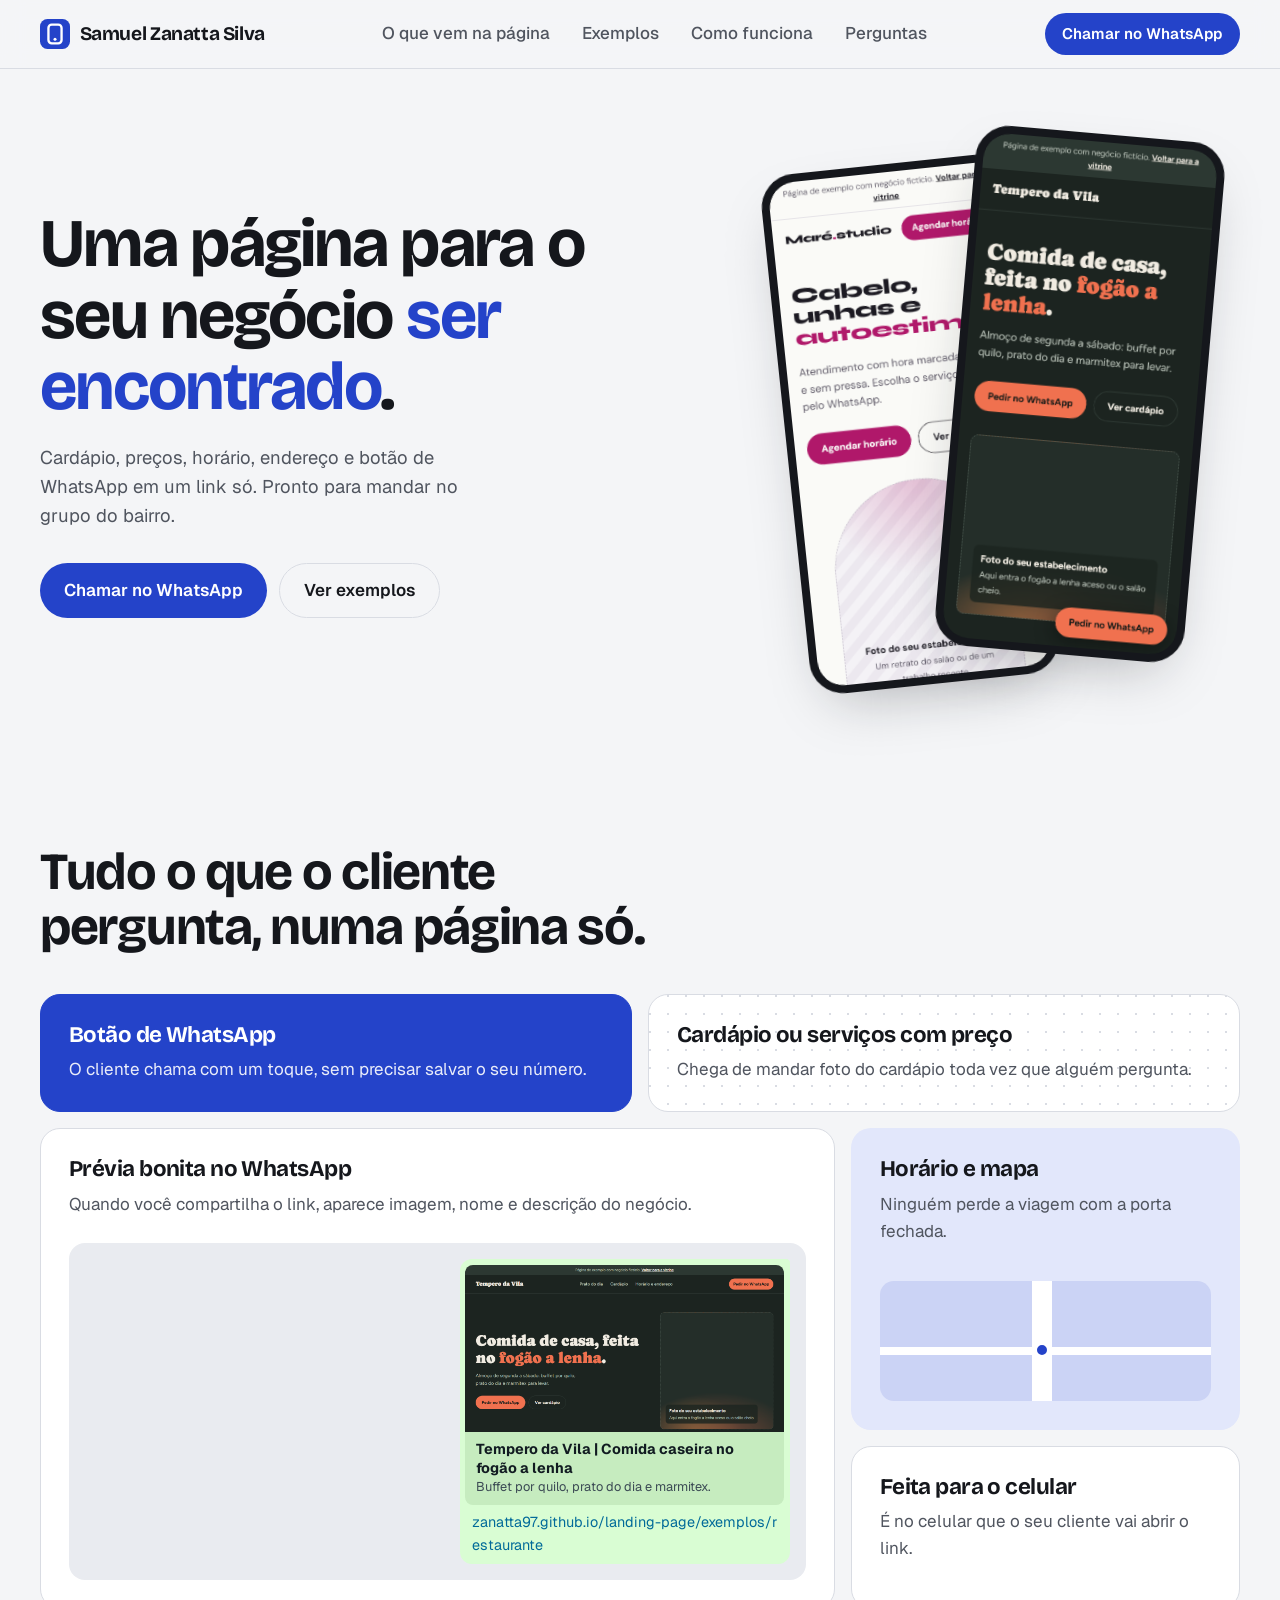
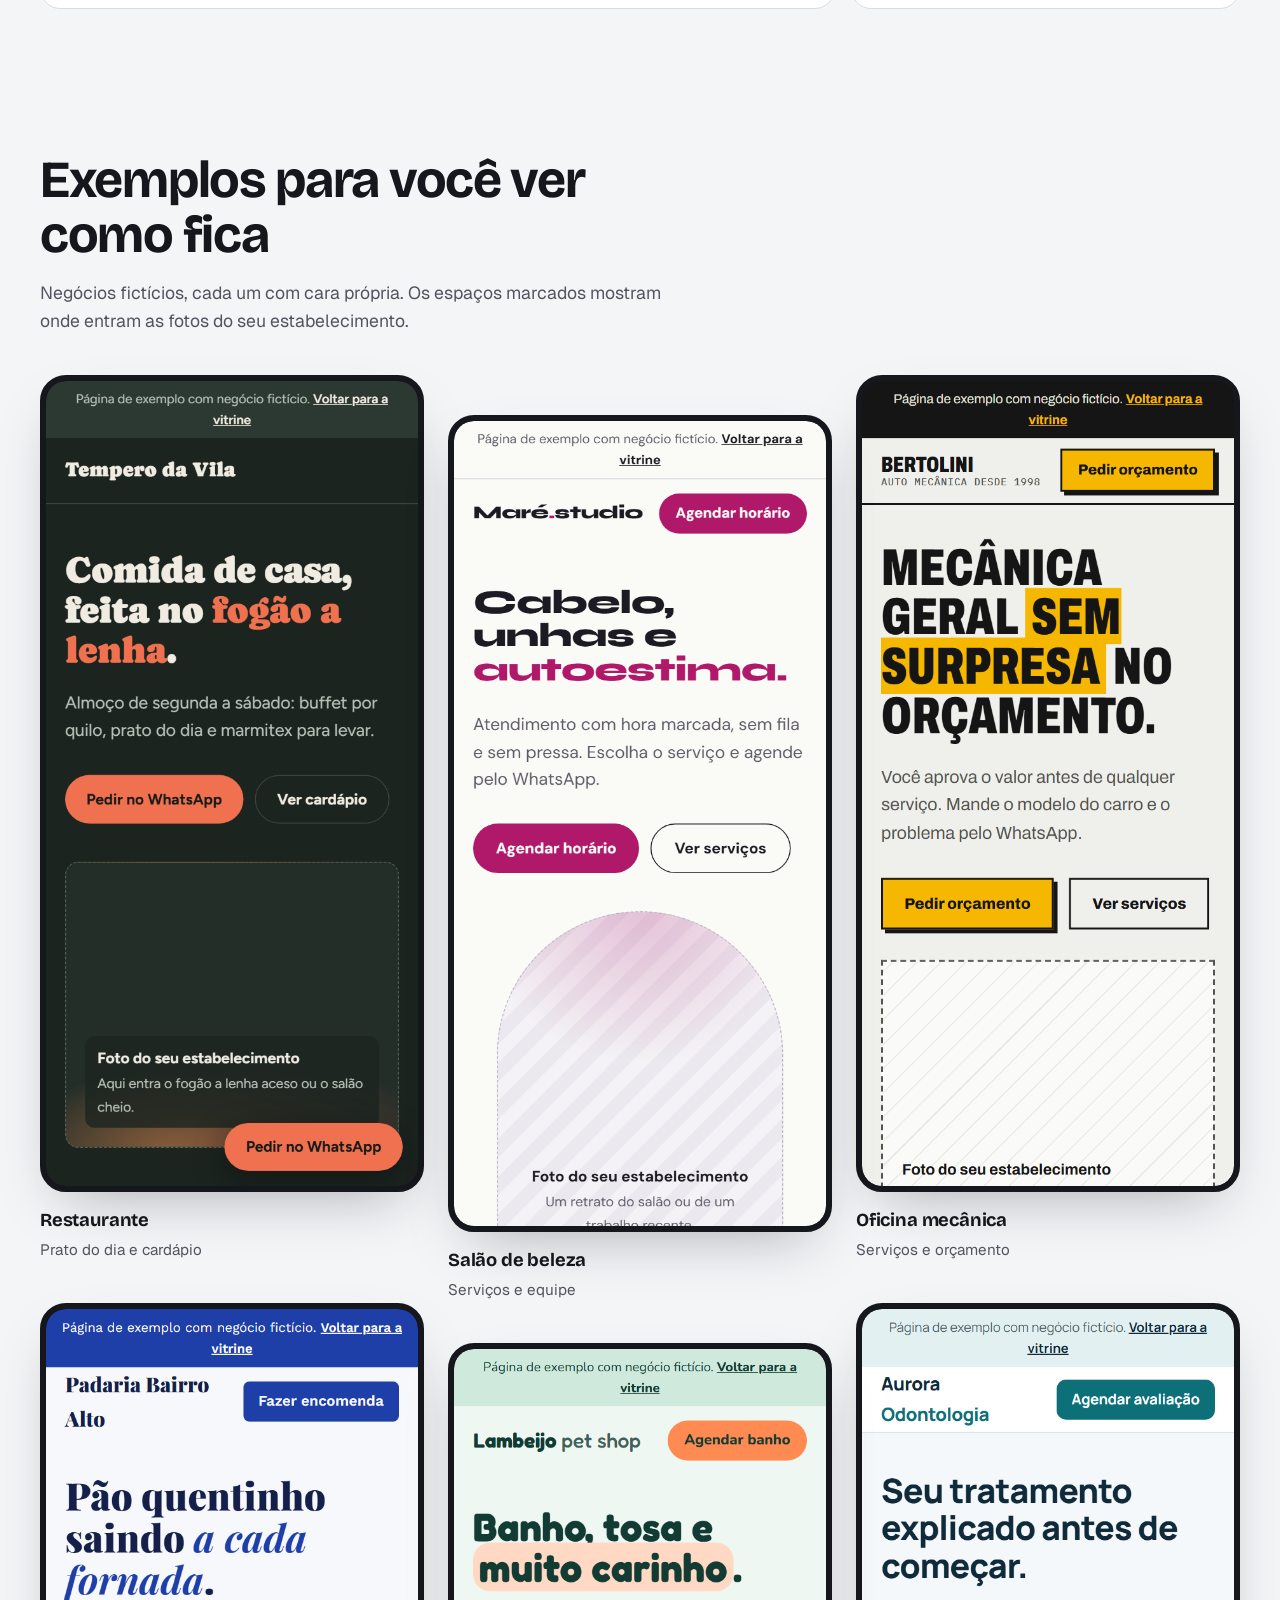
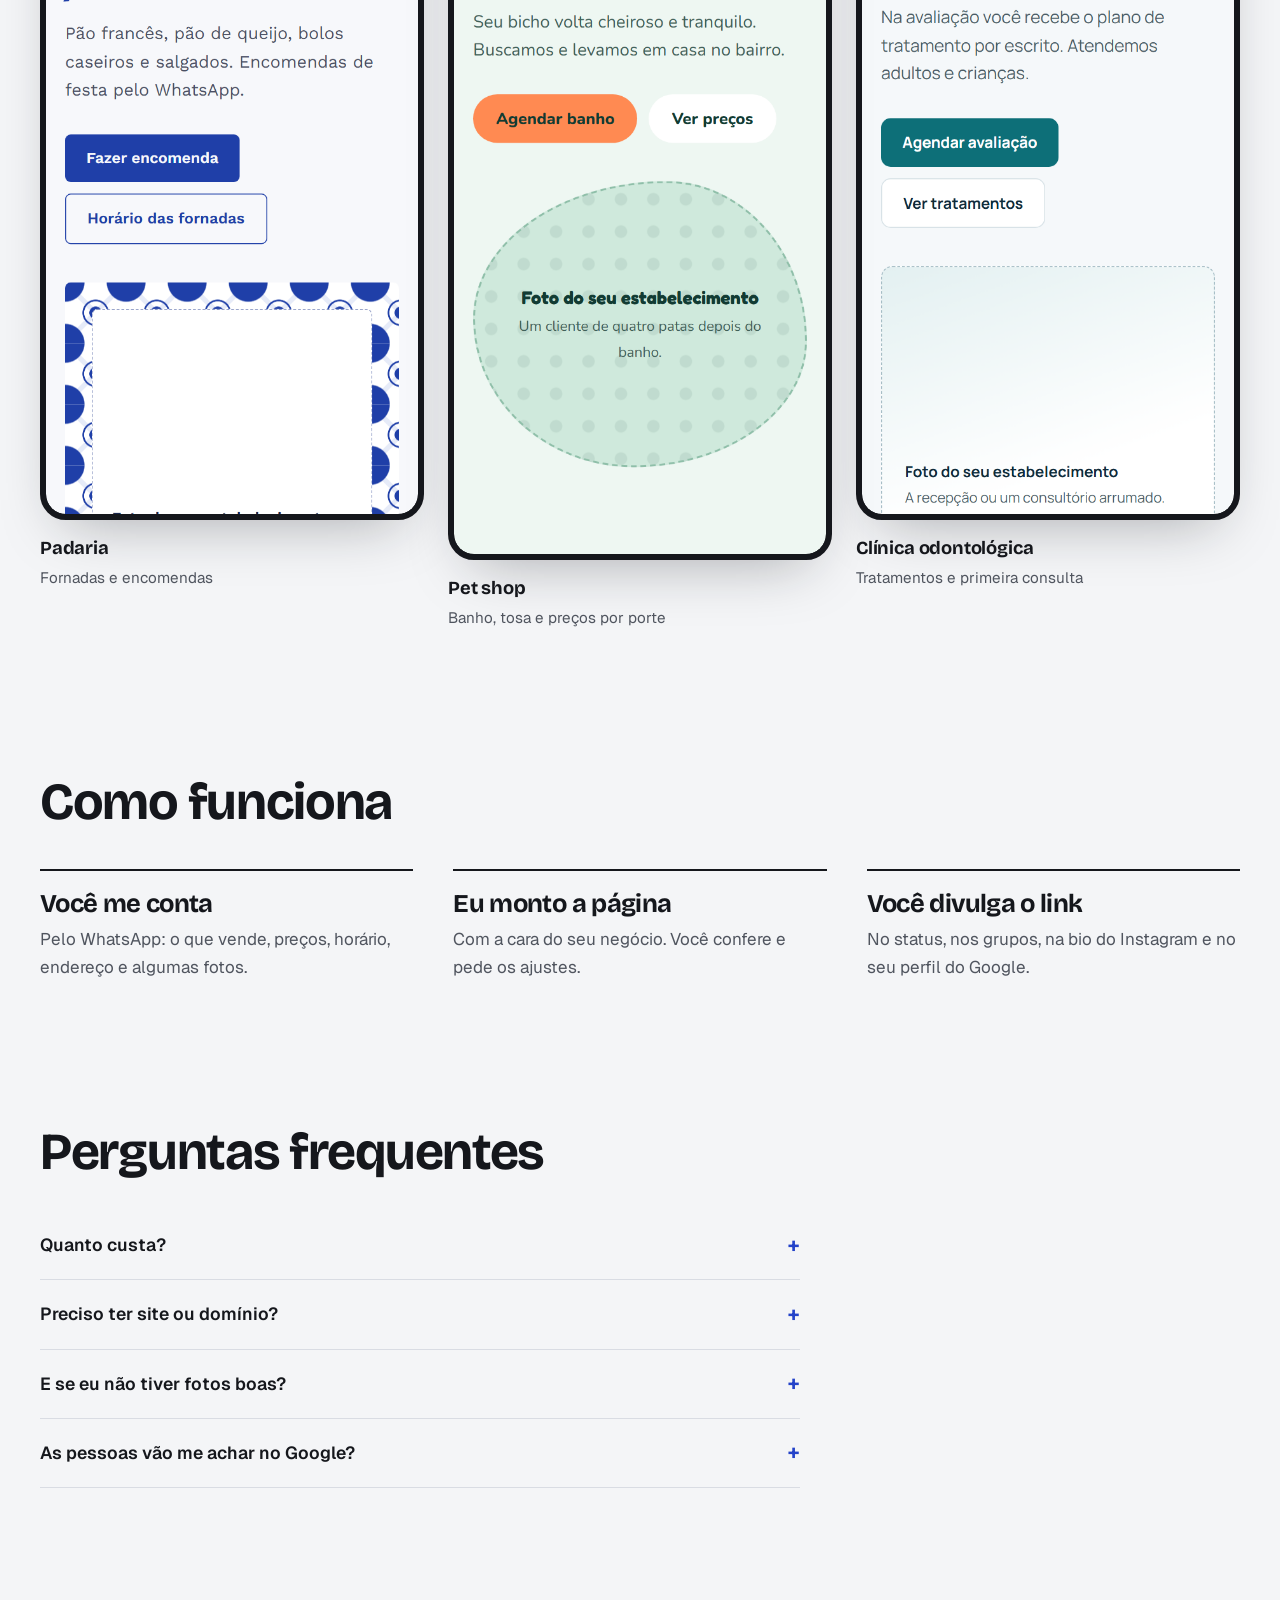
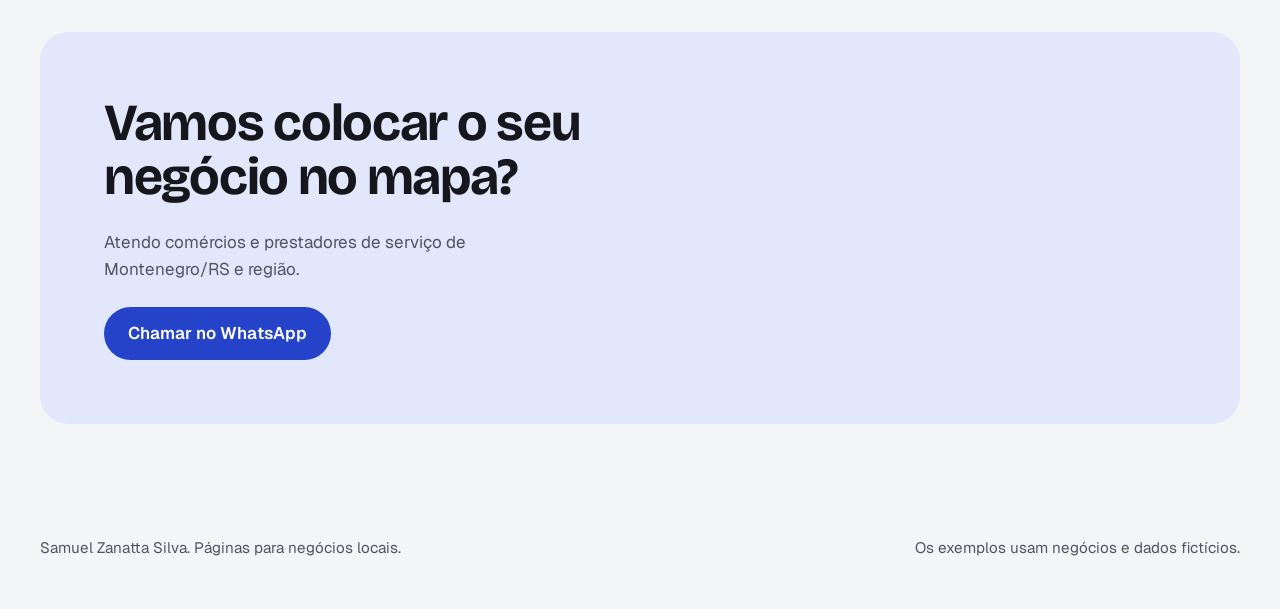
<file: index.html>
<!doctype html>
<html lang="pt-BR">
<head>
  <meta charset="utf-8">
  <meta name="viewport" content="width=device-width, initial-scale=1">
  <title>Samuel Zanatta Silva | Páginas para negócios de Montenegro/RS e região</title>
  <meta name="description" content="Páginas simples para negócios de Montenegro/RS e região: cardápio ou serviços com preços, horário, endereço e botão de WhatsApp em um link só.">
  <meta name="theme-color" content="#f4f5f7" media="(prefers-color-scheme: light)">
  <meta name="theme-color" content="#111318" media="(prefers-color-scheme: dark)">

  <meta property="og:type" content="website">
  <meta property="og:locale" content="pt_BR">
  <meta property="og:site_name" content="Samuel Zanatta Silva">
  <meta property="og:title" content="Uma página para o seu negócio ser encontrado | Samuel Zanatta Silva">
  <meta property="og:description" content="Páginas para negócios de Montenegro/RS e região. Cardápio, preços, horário, endereço e botão de WhatsApp em um link só.">
  <meta property="og:url" content="https://zanatta97.github.io/landing-page/">
  <meta property="og:image" content="https://zanatta97.github.io/landing-page/assets/og-image.png">
  <meta property="og:image:width" content="1200">
  <meta property="og:image:height" content="630">
  <meta name="twitter:card" content="summary_large_image">
  <meta name="twitter:title" content="Uma página para o seu negócio ser encontrado | Samuel Zanatta Silva">
  <meta name="twitter:description" content="Páginas para negócios de Montenegro/RS e região. Cardápio, preços, horário, endereço e botão de WhatsApp em um link só.">

  <link rel="icon" href="assets/favicon.svg" type="image/svg+xml">
  <link rel="preconnect" href="https://fonts.googleapis.com">
  <link rel="preconnect" href="https://fonts.gstatic.com" crossorigin>
  <link rel="stylesheet" href="https://fonts.googleapis.com/css2?family=Bricolage+Grotesque:opsz,wght@12..96,600;12..96,700&family=Geist:wght@400;500;600&display=swap">
  <link rel="stylesheet" href="assets/css/style.css">
</head>
<body>
  <a class="skip-link" href="#conteudo">Pular para o conteúdo</a>

  <header class="site-header">
    <div class="container">
      <a class="brand" href="#conteudo">
        <img class="brand-mark" src="assets/favicon.svg" alt="" width="30" height="30">
        <span>Samuel Zanatta Silva</span>
      </a>
      <nav class="site-nav" aria-label="Seções da página">
        <a href="#o-que-vem">O que vem na página</a>
        <a href="#exemplos">Exemplos</a>
        <a href="#como-funciona">Como funciona</a>
        <a href="#perguntas">Perguntas</a>
      </nav>
      <a class="btn btn--primary btn--small" href="https://wa.me/5551981505157?text=Ol%C3%A1!%20Quero%20saber%20sobre%20a%20p%C3%A1gina%20para%20o%20meu%20neg%C3%B3cio." target="_blank" rel="noopener">Chamar no WhatsApp<span class="visually-hidden"> (abre em nova aba)</span></a>
    </div>
  </header>

  <main id="conteudo">
    <section class="hero" aria-labelledby="hero-title">
      <div class="container">
        <div class="hero-copy">
          <h1 id="hero-title">Uma página para o seu negócio <em>ser encontrado</em>.</h1>
          <p>Cardápio, preços, horário, endereço e botão de WhatsApp em um link só. Pronto para mandar no grupo do bairro.</p>
          <div class="hero-actions">
            <a class="btn btn--primary" href="https://wa.me/5551981505157?text=Ol%C3%A1!%20Quero%20saber%20sobre%20a%20p%C3%A1gina%20para%20o%20meu%20neg%C3%B3cio." target="_blank" rel="noopener">Chamar no WhatsApp<span class="visually-hidden"> (abre em nova aba)</span></a>
            <a class="btn btn--ghost" href="#exemplos">Ver exemplos</a>
          </div>
        </div>
        <div class="hero-phones">
          <div class="phone"><img src="assets/img/exemplos/salao-de-beleza.png" alt="Página de exemplo de um salão de beleza aberta no celular" width="585" height="1266"></div>
          <div class="phone"><img src="assets/img/exemplos/restaurante.png" alt="Página de exemplo de um restaurante aberta no celular" width="585" height="1266" fetchpriority="high"></div>
        </div>
      </div>
    </section>

    <section class="section" id="o-que-vem" aria-labelledby="features-title">
      <div class="container">
        <h2 id="features-title">Tudo o que o cliente pergunta, numa página só.</h2>
        <ul class="bento">
          <li class="b-whats is-accent reveal">
            <h3>Botão de WhatsApp</h3>
            <p>O cliente chama com um toque, sem precisar salvar o seu número.</p>
          </li>
          <li class="b-menu is-pattern reveal">
            <h3>Cardápio ou serviços com preço</h3>
            <p>Chega de mandar foto do cardápio toda vez que alguém pergunta.</p>
          </li>
          <li class="b-preview reveal">
            <h3>Prévia bonita no WhatsApp</h3>
            <p>Quando você compartilha o link, aparece imagem, nome e descrição do negócio.</p>
            <div class="chat" aria-label="Exemplo de como o link aparece numa conversa do WhatsApp" role="group">
              <div class="bubble">
                <div class="preview">
                  <img src="exemplos/restaurante/og.png" alt="Prévia da página do restaurante de exemplo" width="1200" height="630" loading="lazy">
                  <div>
                    <strong>Tempero da Vila | Comida caseira no fogão a lenha</strong>
                    <span>Buffet por quilo, prato do dia e marmitex.</span>
                  </div>
                </div>
                <p class="link">zanatta97.github.io/landing-page/exemplos/restaurante</p>
              </div>
            </div>
          </li>
          <li class="b-map is-soft reveal">
            <h3>Horário e mapa</h3>
            <p>Ninguém perde a viagem com a porta fechada.</p>
            <div class="mini-map" aria-hidden="true"></div>
          </li>
          <li class="b-mobile reveal">
            <h3>Feita para o celular</h3>
            <p>É no celular que o seu cliente vai abrir o link.</p>
          </li>
        </ul>
      </div>
    </section>

    <section class="section" id="exemplos" aria-labelledby="examples-title">
      <div class="container">
        <h2 id="examples-title">Exemplos para você ver como fica</h2>
        <p class="section-lead">Negócios fictícios, cada um com cara própria. Os espaços marcados mostram onde entram as fotos do seu estabelecimento.</p>
        <ul class="gallery">
          <li class="reveal">
            <a href="exemplos/restaurante/index.html">
              <div class="phone"><img src="assets/img/exemplos/restaurante.png" alt="" width="585" height="1266" loading="lazy"></div>
              <p><strong>Restaurante</strong><span>Prato do dia e cardápio</span></p>
            </a>
          </li>
          <li class="reveal">
            <a href="exemplos/salao-de-beleza/index.html">
              <div class="phone"><img src="assets/img/exemplos/salao-de-beleza.png" alt="" width="585" height="1266" loading="lazy"></div>
              <p><strong>Salão de beleza</strong><span>Serviços e equipe</span></p>
            </a>
          </li>
          <li class="reveal">
            <a href="exemplos/oficina-mecanica/index.html">
              <div class="phone"><img src="assets/img/exemplos/oficina-mecanica.png" alt="" width="585" height="1266" loading="lazy"></div>
              <p><strong>Oficina mecânica</strong><span>Serviços e orçamento</span></p>
            </a>
          </li>
          <li class="reveal">
            <a href="exemplos/padaria/index.html">
              <div class="phone"><img src="assets/img/exemplos/padaria.png" alt="" width="585" height="1266" loading="lazy"></div>
              <p><strong>Padaria</strong><span>Fornadas e encomendas</span></p>
            </a>
          </li>
          <li class="reveal">
            <a href="exemplos/pet-shop/index.html">
              <div class="phone"><img src="assets/img/exemplos/pet-shop.png" alt="" width="585" height="1266" loading="lazy"></div>
              <p><strong>Pet shop</strong><span>Banho, tosa e preços por porte</span></p>
            </a>
          </li>
          <li class="reveal">
            <a href="exemplos/clinica-odontologica/index.html">
              <div class="phone"><img src="assets/img/exemplos/clinica-odontologica.png" alt="" width="585" height="1266" loading="lazy"></div>
              <p><strong>Clínica odontológica</strong><span>Tratamentos e primeira consulta</span></p>
            </a>
          </li>
        </ul>
      </div>
    </section>

    <section class="section" id="como-funciona" aria-labelledby="how-title">
      <div class="container">
        <h2 id="how-title">Como funciona</h2>
        <ol class="steps">
          <li class="reveal">
            <h3>Você me conta</h3>
            <p>Pelo WhatsApp: o que vende, preços, horário, endereço e algumas fotos.</p>
          </li>
          <li class="reveal">
            <h3>Eu monto a página</h3>
            <p>Com a cara do seu negócio. Você confere e pede os ajustes.</p>
          </li>
          <li class="reveal">
            <h3>Você divulga o link</h3>
            <p>No status, nos grupos, na bio do Instagram e no seu perfil do Google.</p>
          </li>
        </ol>
      </div>
    </section>

    <section class="section" id="perguntas" aria-labelledby="faq-title">
      <div class="container">
        <h2 id="faq-title">Perguntas frequentes</h2>
        <div class="faq">
          <details>
            <summary>Quanto custa?</summary>
            <p>A partir de R$ 390. O valor final depende do tamanho da página: me chame no WhatsApp contando o que o seu negócio faz.</p>
          </details>
          <details>
            <summary>Preciso ter site ou domínio?</summary>
            <p>Não. A página já funciona com um link. Se quiser um endereço próprio, do tipo seunegocio.com.br, a gente vê junto.</p>
          </details>
          <details>
            <summary>E se eu não tiver fotos boas?</summary>
            <p>Fotos tiradas com o celular, com boa luz, já resolvem. Nos exemplos, os espaços marcados mostram onde cada foto entra.</p>
          </details>
          <details>
            <summary>As pessoas vão me achar no Google?</summary>
            <p>A página tem título e descrição para aparecer nas buscas, e o link pode ser colocado no seu perfil de empresa no Google.</p>
          </details>
        </div>
      </div>
    </section>

    <section class="section" aria-labelledby="contact-title">
      <div class="container">
        <div class="contact reveal">
          <h2 id="contact-title">Vamos colocar o seu negócio no mapa?</h2>
          <p>Atendo comércios e prestadores de serviço de Montenegro/RS e região.</p>
          <a class="btn btn--primary" href="https://wa.me/5551981505157?text=Ol%C3%A1!%20Quero%20saber%20sobre%20a%20p%C3%A1gina%20para%20o%20meu%20neg%C3%B3cio." target="_blank" rel="noopener">Chamar no WhatsApp<span class="visually-hidden"> (abre em nova aba)</span></a>
        </div>
      </div>
    </section>
  </main>

  <footer class="site-footer">
    <div class="container">
      <p>Samuel Zanatta Silva. Páginas para negócios locais.</p>
      <p>Os exemplos usam negócios e dados fictícios.</p>
    </div>
  </footer>
</body>
</html>
</file>
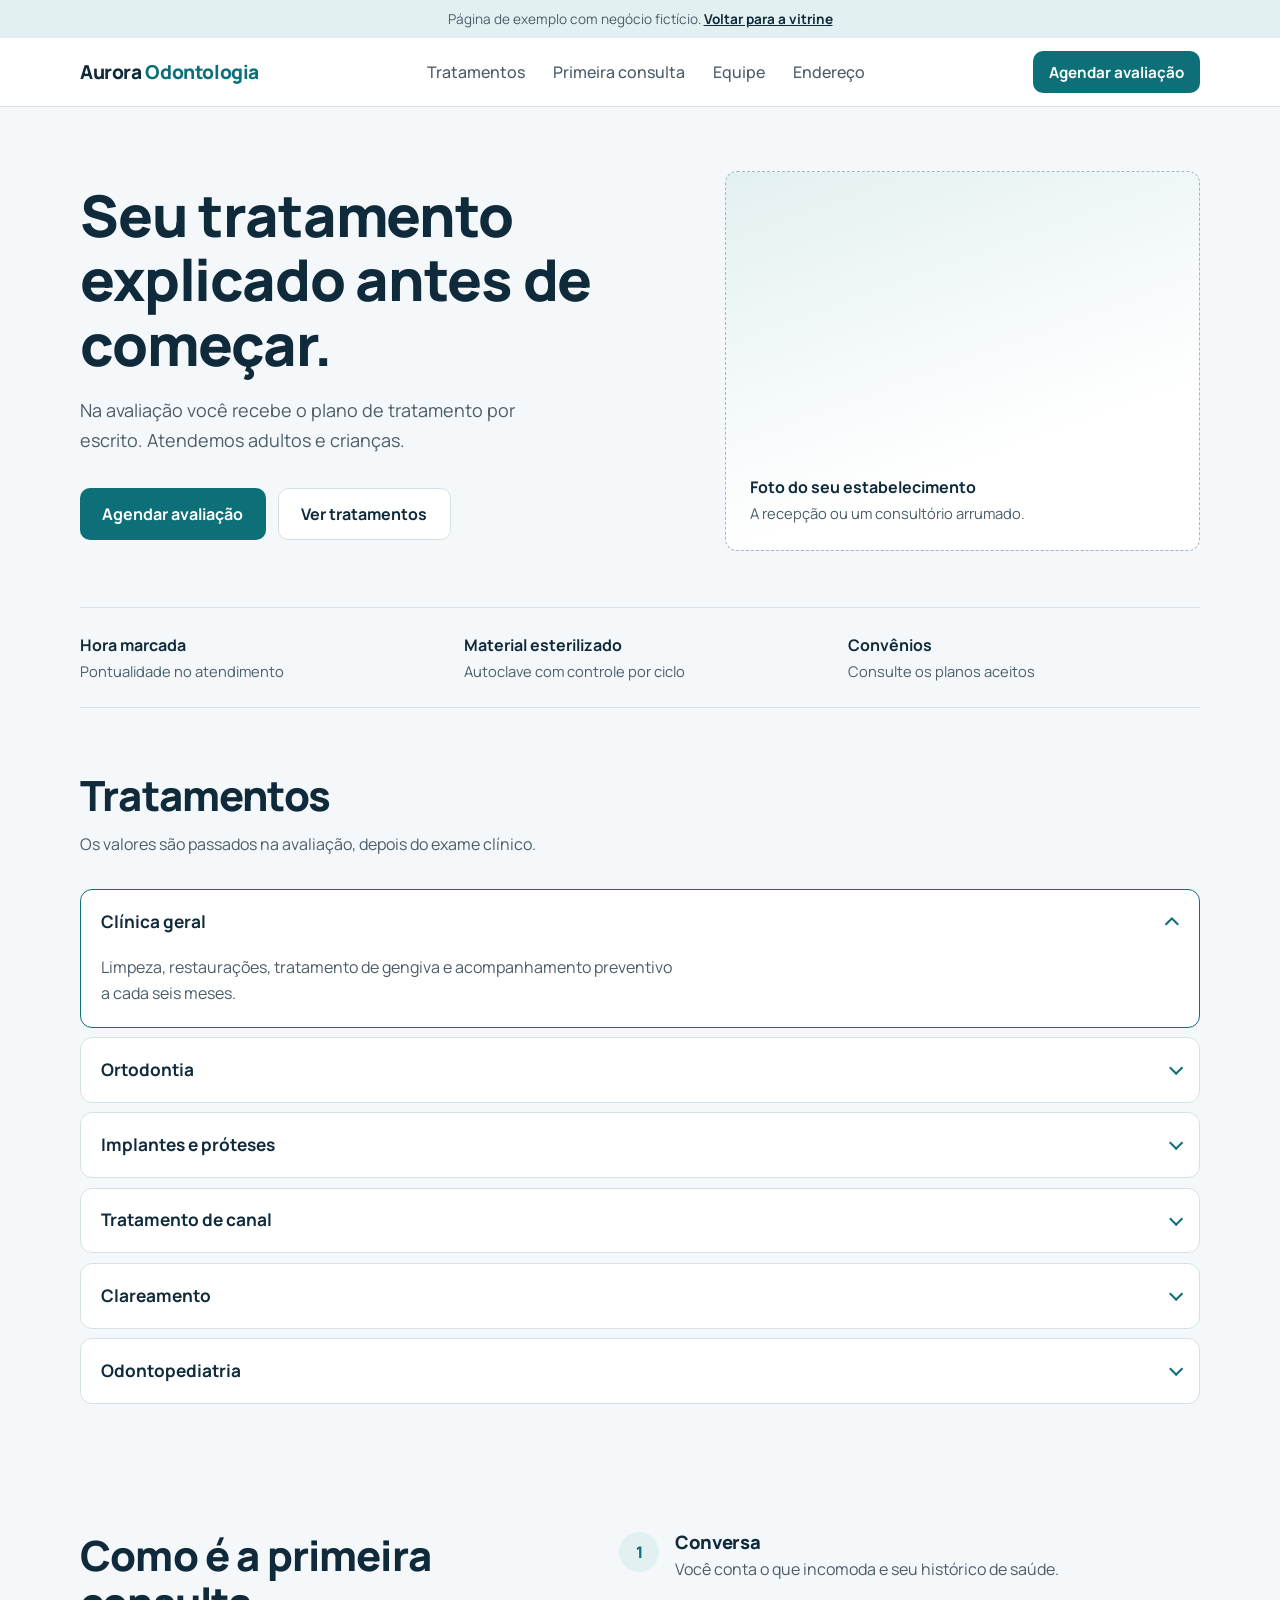
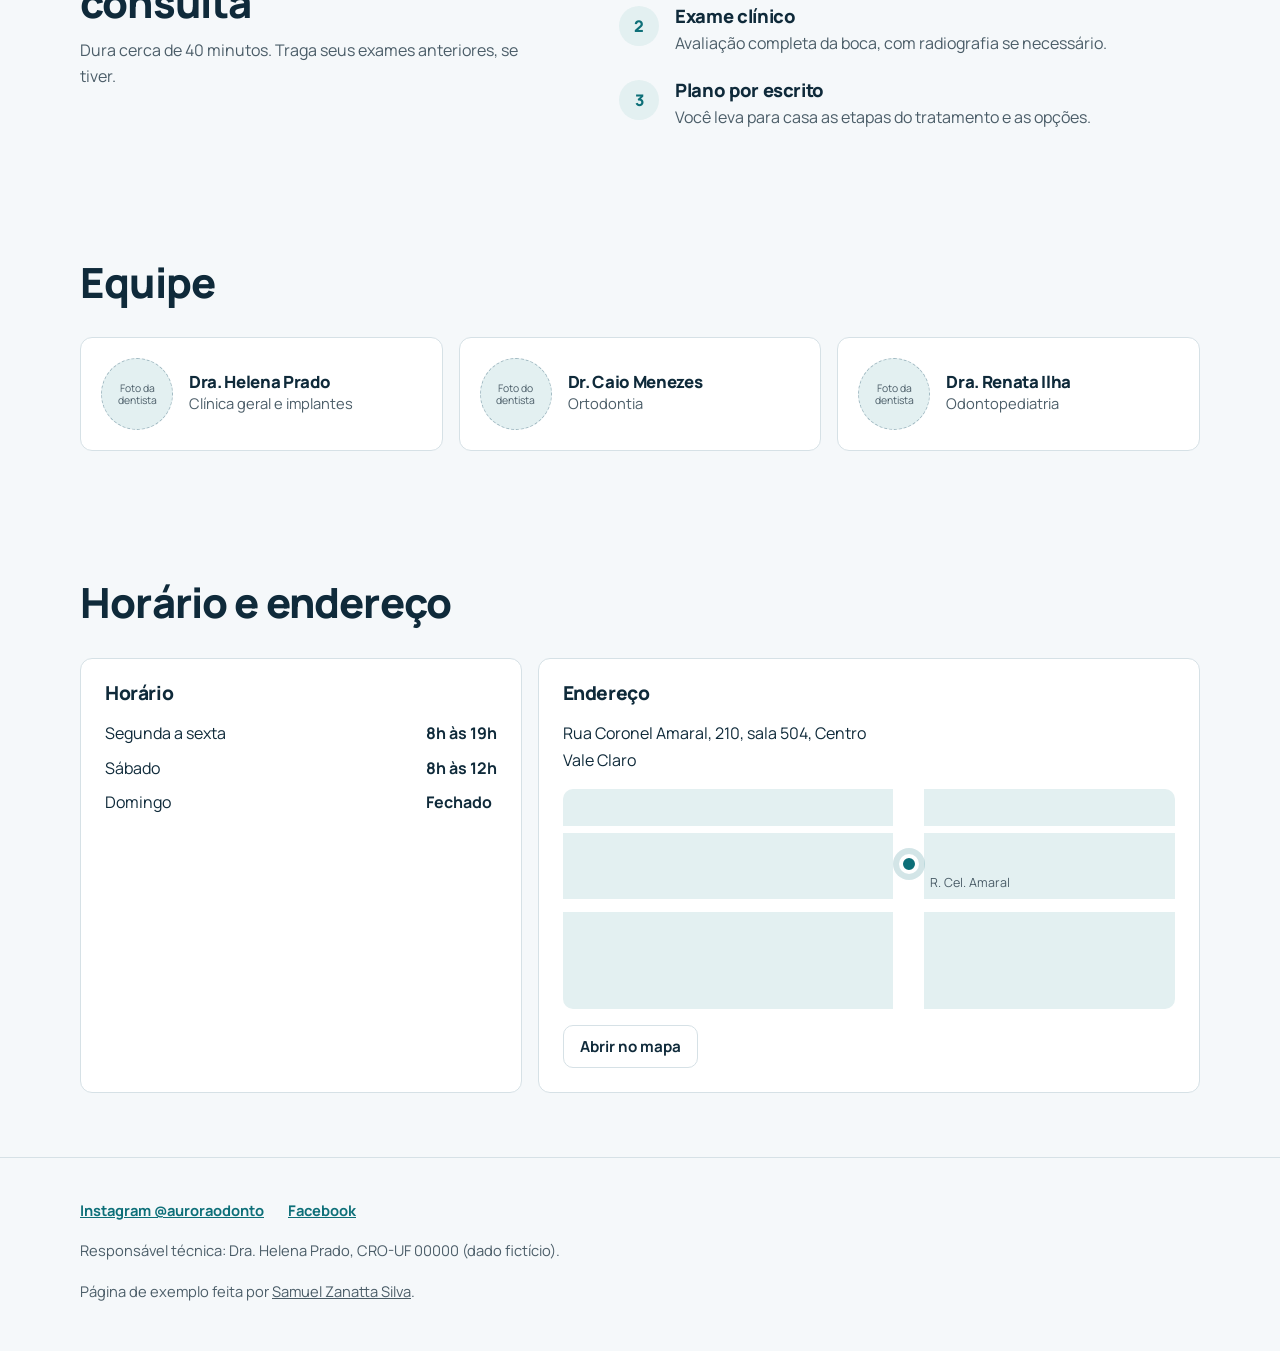
<file: exemplos/clinica-odontologica/index.html>
<!doctype html>
<html lang="pt-BR">
<head>
  <meta charset="utf-8">
  <meta name="viewport" content="width=device-width, initial-scale=1">
  <title>Aurora Odontologia | Clínica odontológica (página de exemplo)</title>
  <meta name="description" content="Clínica geral, ortodontia, implantes e odontopediatria com avaliação e plano de tratamento por escrito. Página de exemplo com negócio fictício.">
  <meta name="theme-color" content="#f5f8fa">

  <meta property="og:type" content="website">
  <meta property="og:locale" content="pt_BR">
  <meta property="og:title" content="Aurora Odontologia | Tratamento explicado antes de começar">
  <meta property="og:description" content="Agende sua avaliação pelo WhatsApp. Página de exemplo com negócio fictício.">
  <meta property="og:url" content="https://zanatta97.github.io/landing-page/exemplos/clinica-odontologica/">
  <meta property="og:image" content="https://zanatta97.github.io/landing-page/exemplos/clinica-odontologica/og.png">
  <meta property="og:image:width" content="1200">
  <meta property="og:image:height" content="630">
  <meta name="twitter:card" content="summary_large_image">

  <link rel="icon" href="data:image/svg+xml,%3Csvg xmlns='http://www.w3.org/2000/svg' viewBox='0 0 32 32'%3E%3Crect width='32' height='32' rx='9' fill='%230d6f78'/%3E%3Cpath d='M8 20a8 8 0 0 1 16 0' stroke='%23f5f8fa' stroke-width='3' fill='none' stroke-linecap='round'/%3E%3C/svg%3E">
  <link rel="preconnect" href="https://fonts.googleapis.com">
  <link rel="preconnect" href="https://fonts.gstatic.com" crossorigin>
  <link rel="stylesheet" href="https://fonts.googleapis.com/css2?family=Manrope:wght@400;500;700;800&display=swap">

  <style>
    /* Identidade: clínica de confiança, branco clínico + azul-petróleo. Raio 12px em superfícies, 10px em botões. */
    :root {
      --bg: #f5f8fa;
      --surface: #ffffff;
      --tint: #e3f0f1;
      --line: #d6e1e6;
      --text: #0f2a3a;
      --muted: #4b5d68;
      --accent: #0d6f78;
      --accent-hover: #0a5a62;
      --on-accent: #ffffff;
      --radius: 12px;
      --font: "Manrope", system-ui, sans-serif;
    }

    *, *::before, *::after { box-sizing: border-box; }
    html { scroll-behavior: smooth; }
    body { margin: 0; background: var(--bg); color: var(--text); font: 400 1rem/1.65 var(--font); -webkit-font-smoothing: antialiased; }
    a { color: inherit; }
    h1, h2, h3 { margin: 0; line-height: 1.12; letter-spacing: -.02em; font-weight: 800; }
    p { margin: 0; }
    :focus-visible { outline: 3px solid var(--accent); outline-offset: 3px; border-radius: 6px; }

    .skip-link { position: absolute; left: 1rem; top: -4rem; z-index: 20; background: var(--accent); color: var(--on-accent); padding: .6rem 1rem; border-radius: 10px; font-weight: 700; }
    .skip-link:focus { top: 1rem; }
    /* Texto só para leitor de tela */
    .visually-hidden { position: absolute; width: 1px; height: 1px; padding: 0; margin: -1px; overflow: hidden; clip: rect(0 0 0 0); white-space: nowrap; border: 0; }

    .container { width: min(1120px, 100% - 2.5rem); margin-inline: auto; }

    .demo-bar { background: var(--tint); font-size: .85rem; text-align: center; padding: .5rem 1rem; color: var(--muted); }
    .demo-bar a { color: var(--text); font-weight: 700; }

    .site-header { background: var(--surface); border-bottom: 1px solid var(--line); }
    .site-header .container { display: flex; align-items: center; justify-content: space-between; gap: 1rem; min-height: 68px; }
    .brand { text-decoration: none; font-weight: 800; font-size: 1.2rem; letter-spacing: -.02em; }
    .brand span { color: var(--accent); }
    .site-nav { display: none; gap: 1.75rem; }
    .site-nav a { text-decoration: none; font-weight: 500; color: var(--muted); }
    .site-nav a:hover { color: var(--accent); }

    .btn {
      display: inline-flex; align-items: center; justify-content: center; min-height: 48px; padding: .75rem 1.4rem;
      border-radius: 10px; font-weight: 700; text-decoration: none; white-space: nowrap;
      transition: background-color .2s, border-color .2s;
    }
    .btn:active { transform: translateY(1px); }
    .btn--primary { background: var(--accent); color: var(--on-accent); }
    .btn--primary:hover { background: var(--accent-hover); }
    .btn--outline { border: 1.5px solid var(--line); background: var(--surface); }
    .btn--outline:hover { border-color: var(--accent); }
    .btn--small { min-height: 42px; padding: .5rem 1rem; font-size: .95rem; }

    /* Hero */
    .hero { padding: 2.5rem 0 3rem; }
    .hero .container { display: grid; gap: 2.5rem; align-items: center; }
    .hero h1 { font-size: clamp(2.2rem, 7vw, 3.6rem); max-width: 16ch; }
    .hero-copy p { font-size: 1.125rem; color: var(--muted); max-width: 40ch; margin-top: 1.25rem; }
    .hero-actions { display: flex; flex-wrap: wrap; gap: .75rem; margin-top: 2rem; }

    .photo-slot {
      min-height: 280px; border-radius: var(--radius); display: grid; place-items: end start; padding: 1.5rem;
      border: 1.5px dashed #9fb8c1;
      background: linear-gradient(160deg, var(--tint), var(--surface) 70%);
    }
    .photo-slot strong { display: block; }
    .photo-slot span { color: var(--muted); font-size: .92rem; }

    .facts { list-style: none; margin: 0; padding: 1.5rem 0; display: grid; gap: .75rem; border-top: 1px solid var(--line); border-bottom: 1px solid var(--line); }
    .facts li { font-weight: 700; }
    .facts li span { display: block; font-weight: 400; color: var(--muted); font-size: .92rem; }

    /* Tratamentos em acordeão */
    .section { padding: 4rem 0; }
    .section h2 { font-size: clamp(1.9rem, 5vw, 2.6rem); }
    .section-lead { color: var(--muted); margin-top: .75rem; max-width: 56ch; }
    .treatments { margin-top: 2rem; display: grid; gap: .6rem; }
    .treatments details { background: var(--surface); border: 1px solid var(--line); border-radius: var(--radius); }
    .treatments details[open] { border-color: var(--accent); }
    .treatments summary {
      list-style: none; cursor: pointer; padding: 1.1rem 1.25rem; font-weight: 700; font-size: 1.08rem;
      display: flex; justify-content: space-between; align-items: center; gap: 1rem; min-height: 56px;
    }
    .treatments summary::-webkit-details-marker { display: none; }
    .treatments summary::after {
      content: ""; flex: none; width: 10px; height: 10px; border-right: 2px solid var(--accent); border-bottom: 2px solid var(--accent);
      transform: rotate(45deg) translateY(-3px); transition: transform .2s;
    }
    .treatments details[open] summary::after { transform: rotate(-135deg) translateY(-3px); }
    .treatments details p { padding: 0 1.25rem 1.25rem; color: var(--muted); max-width: 62ch; }

    /* Primeira consulta */
    .first-visit { display: grid; gap: 2.5rem; }
    .first-visit ol { list-style: none; margin: 0; padding: 0; display: grid; gap: 1.5rem; counter-reset: visit; }
    .first-visit li { counter-increment: visit; display: grid; grid-template-columns: 2.5rem 1fr; gap: 1rem; }
    .first-visit li::before {
      content: counter(visit); width: 2.5rem; height: 2.5rem; border-radius: 50%; display: grid; place-items: center;
      background: var(--tint); color: var(--accent); font-weight: 800;
    }
    .first-visit h3 { font-size: 1.15rem; }
    .first-visit li p { color: var(--muted); margin-top: .2rem; }

    /* Equipe */
    .team { list-style: none; margin: 2rem 0 0; padding: 0; display: grid; gap: 1rem; }
    .team li { background: var(--surface); border: 1px solid var(--line); border-radius: var(--radius); padding: 1.25rem; display: grid; grid-template-columns: 72px 1fr; gap: 1rem; align-items: center; }
    .avatar-slot { width: 72px; height: 72px; border-radius: 50%; border: 1.5px dashed #9fb8c1; background: var(--tint); display: grid; place-items: center; font-size: .65rem; text-align: center; color: var(--muted); line-height: 1.2; padding: .4rem; }
    .team h3 { font-size: 1.05rem; }
    .team p { color: var(--muted); font-size: .92rem; }

    /* Horário e endereço */
    .visit { display: grid; gap: 1rem; margin-top: 2rem; }
    .panel { background: var(--surface); border: 1px solid var(--line); border-radius: var(--radius); padding: 1.5rem; }
    .panel h3 { font-size: 1.2rem; margin-bottom: 1rem; }
    .hours { margin: 0; display: grid; grid-template-columns: 1fr auto; gap: .5rem 1rem; }
    .hours dd { margin: 0; font-weight: 700; }
    .address { font-style: normal; margin-bottom: 1rem; }
    .map {
      position: relative; height: 220px; border-radius: 10px; margin-bottom: 1rem; overflow: hidden;
      background:
        linear-gradient(90deg, transparent 54%, var(--surface) 54% 59%, transparent 59%),
        linear-gradient(0deg, transparent 44%, var(--surface) 44% 50%, transparent 50%),
        linear-gradient(0deg, transparent 80%, var(--surface) 80% 83%, transparent 83%),
        var(--tint);
    }
    .map .pin { position: absolute; left: 56.5%; top: 34%; width: 20px; height: 20px; margin: -10px 0 0 -10px; border-radius: 50%; background: var(--accent); border: 4px solid var(--surface); box-shadow: 0 0 0 6px rgba(13, 111, 120, .18); }
    .map .street { position: absolute; left: 60%; top: 38%; font-size: .78rem; color: var(--muted); }

    .site-footer { border-top: 1px solid var(--line); padding: 2.5rem 0 3rem; color: var(--muted); font-size: .92rem; }
    .site-footer .container { display: grid; gap: 1rem; }
    .social { display: flex; flex-wrap: wrap; gap: 1.5rem; }
    .social a { color: var(--accent); font-weight: 700; }

    @media (min-width: 768px) {
      .site-nav { display: flex; }
      .hero { padding: 4rem 0 3.5rem; }
      .hero .container { grid-template-columns: 1.1fr .9fr; gap: 4rem; }
      .photo-slot { min-height: 380px; }
      .facts { grid-template-columns: repeat(3, 1fr); gap: 2rem; }
      .first-visit { grid-template-columns: .9fr 1.1fr; gap: 4rem; }
      .team { grid-template-columns: repeat(3, 1fr); }
      .visit { grid-template-columns: .8fr 1.2fr; }
    }

    @media (prefers-reduced-motion: no-preference) {
      .hero-copy > * { animation: fade .6s ease-out both; }
      .hero-copy > :nth-child(2) { animation-delay: .06s; }
      .hero-copy > :nth-child(3) { animation-delay: .12s; }
      @keyframes fade { from { opacity: 0; transform: translateY(8px); } }
      .treatments details[open] p { animation: fade .25s ease-out both; }
    }
    @media (prefers-reduced-motion: reduce) {
      html { scroll-behavior: auto; }
      .btn, .treatments summary::after { transition: none; }
    }
  </style>
</head>
<body>
  <a class="skip-link" href="#conteudo">Pular para o conteúdo</a>

  <aside class="demo-bar" aria-label="Aviso">
    Página de exemplo com negócio fictício. <a href="../../index.html">Voltar para a vitrine</a>
  </aside>

  <header class="site-header">
    <div class="container">
      <a class="brand" href="#conteudo">Aurora <span>Odontologia</span></a>
      <nav class="site-nav" aria-label="Seções da página">
        <a href="#tratamentos">Tratamentos</a>
        <a href="#primeira-consulta">Primeira consulta</a>
        <a href="#equipe">Equipe</a>
        <a href="#visite">Endereço</a>
      </nav>
      <!-- Os botões de WhatsApp deste exemplo levam ao WhatsApp do Samuel. Em cliente real, use o número do cliente. -->
      <a class="btn btn--primary btn--small" href="https://wa.me/5551981505157?text=Ol%C3%A1!%20Vi%20o%20exemplo%20de%20cl%C3%ADnica%20odontol%C3%B3gica%20e%20quero%20uma%20p%C3%A1gina%20assim." target="_blank" rel="noopener">Agendar avaliação<span class="visually-hidden"> (abre em nova aba)</span></a>
    </div>
  </header>

  <main id="conteudo">
    <section class="hero" aria-labelledby="hero-title">
      <div class="container">
        <div class="hero-copy">
          <h1 id="hero-title">Seu tratamento explicado antes de começar.</h1>
          <p>Na avaliação você recebe o plano de tratamento por escrito. Atendemos adultos e crianças.</p>
          <div class="hero-actions">
            <a class="btn btn--primary" href="https://wa.me/5551981505157?text=Ol%C3%A1!%20Vi%20o%20exemplo%20de%20cl%C3%ADnica%20odontol%C3%B3gica%20e%20quero%20uma%20p%C3%A1gina%20assim." target="_blank" rel="noopener">Agendar avaliação<span class="visually-hidden"> (abre em nova aba)</span></a>
            <a class="btn btn--outline" href="#tratamentos">Ver tratamentos</a>
          </div>
        </div>
        <div class="photo-slot">
          <p><strong>Foto do seu estabelecimento</strong><span>A recepção ou um consultório arrumado.</span></p>
        </div>
      </div>
    </section>

    <div class="container">
      <ul class="facts">
        <li>Hora marcada<span>Pontualidade no atendimento</span></li>
        <li>Material esterilizado<span>Autoclave com controle por ciclo</span></li>
        <li>Convênios<span>Consulte os planos aceitos</span></li>
      </ul>
    </div>

    <section class="section" id="tratamentos" aria-labelledby="treat-title">
      <div class="container">
        <h2 id="treat-title">Tratamentos</h2>
        <p class="section-lead">Os valores são passados na avaliação, depois do exame clínico.</p>
        <div class="treatments">
          <details open>
            <summary>Clínica geral</summary>
            <p>Limpeza, restaurações, tratamento de gengiva e acompanhamento preventivo a cada seis meses.</p>
          </details>
          <details>
            <summary>Ortodontia</summary>
            <p>Aparelho fixo e alinhadores transparentes, com manutenção mensal.</p>
          </details>
          <details>
            <summary>Implantes e próteses</summary>
            <p>Reposição de dentes perdidos com planejamento feito a partir de tomografia.</p>
          </details>
          <details>
            <summary>Tratamento de canal</summary>
            <p>Endodontia com localizador apical e radiografia digital.</p>
          </details>
          <details>
            <summary>Clareamento</summary>
            <p>Clareamento caseiro com moldeira ou no consultório, sempre após avaliação.</p>
          </details>
          <details>
            <summary>Odontopediatria</summary>
            <p>Atendimento para crianças a partir do primeiro dente, com consultas de adaptação.</p>
          </details>
        </div>
      </div>
    </section>

    <section class="section" id="primeira-consulta" aria-labelledby="first-title">
      <div class="container first-visit">
        <div>
          <h2 id="first-title">Como é a primeira consulta</h2>
          <p class="section-lead">Dura cerca de 40 minutos. Traga seus exames anteriores, se tiver.</p>
        </div>
        <ol>
          <li><div><h3>Conversa</h3><p>Você conta o que incomoda e seu histórico de saúde.</p></div></li>
          <li><div><h3>Exame clínico</h3><p>Avaliação completa da boca, com radiografia se necessário.</p></div></li>
          <li><div><h3>Plano por escrito</h3><p>Você leva para casa as etapas do tratamento e as opções.</p></div></li>
        </ol>
      </div>
    </section>

    <section class="section" id="equipe" aria-labelledby="team-title">
      <div class="container">
        <h2 id="team-title">Equipe</h2>
        <ul class="team">
          <li><div class="avatar-slot">Foto da dentista</div><div><h3>Dra. Helena Prado</h3><p>Clínica geral e implantes</p></div></li>
          <li><div class="avatar-slot">Foto do dentista</div><div><h3>Dr. Caio Menezes</h3><p>Ortodontia</p></div></li>
          <li><div class="avatar-slot">Foto da dentista</div><div><h3>Dra. Renata Ilha</h3><p>Odontopediatria</p></div></li>
        </ul>
      </div>
    </section>

    <section class="section" id="visite" aria-labelledby="visit-title">
      <div class="container">
        <h2 id="visit-title">Horário e endereço</h2>
        <div class="visit">
          <div class="panel">
            <h3>Horário</h3>
            <dl class="hours">
              <dt>Segunda a sexta</dt><dd>8h às 19h</dd>
              <dt>Sábado</dt><dd>8h às 12h</dd>
              <dt>Domingo</dt><dd>Fechado</dd>
            </dl>
          </div>
          <div class="panel">
            <h3>Endereço</h3>
            <address class="address">Rua Coronel Amaral, 210, sala 504, Centro<br>Vale Claro</address>
            <div class="map" role="img" aria-label="Mapa ilustrativo com a localização da clínica na Rua Coronel Amaral">
              <span class="pin"></span>
              <span class="street" aria-hidden="true">R. Cel. Amaral</span>
            </div>
            <!-- Em um cliente real: link do Google Maps do endereço verdadeiro -->
            <a class="btn btn--outline btn--small" href="https://www.google.com/maps/search/?api=1&amp;query=Rua%20Coronel%20Amaral%20210">Abrir no mapa</a>
          </div>
        </div>
      </div>
    </section>
  </main>

  <footer class="site-footer">
    <div class="container">
      <div class="social" aria-label="Redes sociais">
        <a href="https://www.instagram.com/" target="_blank" rel="noopener">Instagram @auroraodonto<span class="visually-hidden"> (abre em nova aba)</span></a>
        <a href="https://www.facebook.com/" target="_blank" rel="noopener">Facebook<span class="visually-hidden"> (abre em nova aba)</span></a>
      </div>
      <!-- Anúncio de odontologia exige nome e CRO do responsável técnico. Dados fictícios. -->
      <p>Responsável técnica: Dra. Helena Prado, CRO-UF 00000 (dado fictício).</p>
      <p>Página de exemplo feita por <a href="../../index.html">Samuel Zanatta Silva</a>.</p>
    </div>
  </footer>
</body>
</html>
</file>
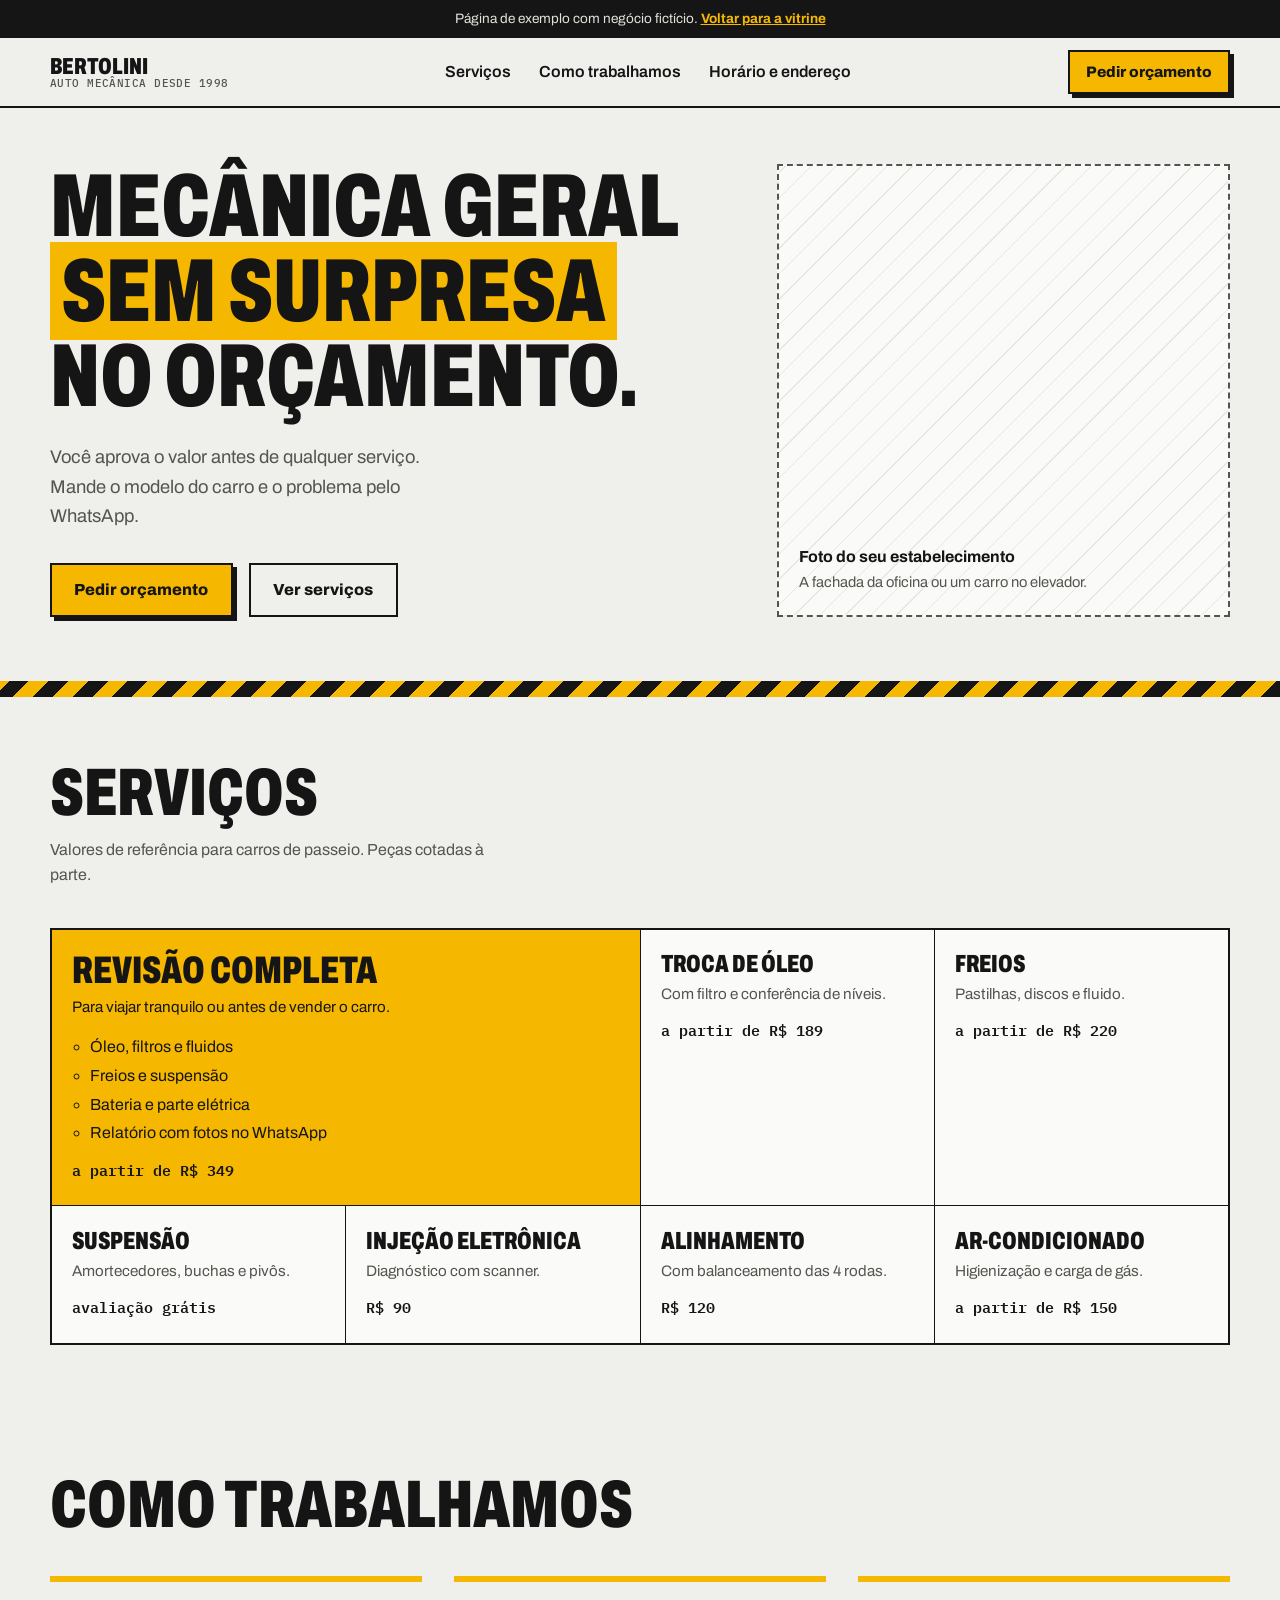
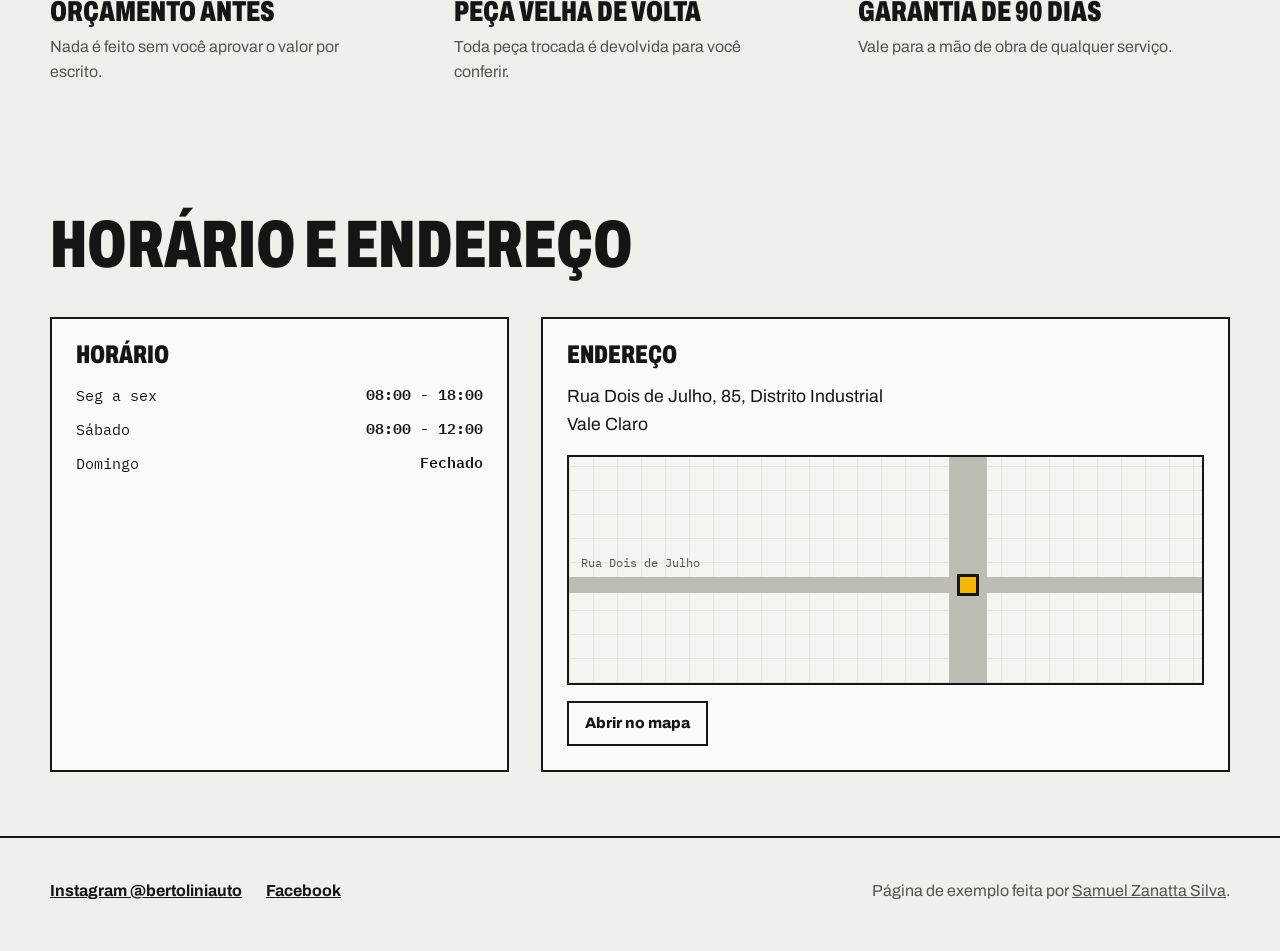
<file: exemplos/oficina-mecanica/index.html>
<!doctype html>
<html lang="pt-BR">
<head>
  <meta charset="utf-8">
  <meta name="viewport" content="width=device-width, initial-scale=1">
  <title>Bertolini Auto Mecânica | Oficina (página de exemplo)</title>
  <meta name="description" content="Mecânica geral com orçamento antes do serviço. Revisão, freios, suspensão e injeção. Página de exemplo com negócio fictício.">
  <meta name="theme-color" content="#efefec">

  <meta property="og:type" content="website">
  <meta property="og:locale" content="pt_BR">
  <meta property="og:title" content="Bertolini Auto Mecânica | Orçamento antes de mexer no carro">
  <meta property="og:description" content="Revisão, freios, suspensão e injeção eletrônica. Página de exemplo com negócio fictício.">
  <meta property="og:url" content="https://zanatta97.github.io/landing-page/exemplos/oficina-mecanica/">
  <meta property="og:image" content="https://zanatta97.github.io/landing-page/exemplos/oficina-mecanica/og.png">
  <meta property="og:image:width" content="1200">
  <meta property="og:image:height" content="630">
  <meta name="twitter:card" content="summary_large_image">

  <link rel="icon" href="data:image/svg+xml,%3Csvg xmlns='http://www.w3.org/2000/svg' viewBox='0 0 32 32'%3E%3Crect width='32' height='32' fill='%23f5b700'/%3E%3Crect x='8' y='8' width='16' height='16' fill='%23151515'/%3E%3C/svg%3E">
  <link rel="preconnect" href="https://fonts.googleapis.com">
  <link rel="preconnect" href="https://fonts.gstatic.com" crossorigin>
  <link rel="stylesheet" href="https://fonts.googleapis.com/css2?family=Archivo:wdth,wght@62..125,400..900&family=IBM+Plex+Mono:wght@500;600&display=swap">

  <style>
    /* Identidade: oficina de confiança, concreto + amarelo de sinalização. Cantos retos em tudo. */
    :root {
      --bg: #efefec;
      --surface: #fafaf8;
      --line: #c9c9c3;
      --text: #151515;
      --muted: #55554f;
      --accent: #f5b700;
      --on-accent: #151515;
      --font-display: "Archivo", "Arial Narrow", sans-serif;
      --font-mono: "IBM Plex Mono", ui-monospace, monospace;
    }

    *, *::before, *::after { box-sizing: border-box; }
    html { scroll-behavior: smooth; }
    body { margin: 0; background: var(--bg); color: var(--text); font: 400 1rem/1.6 var(--font-display); font-stretch: 100%; -webkit-font-smoothing: antialiased; }
    a { color: inherit; }
    h1, h2, h3 { margin: 0; line-height: .95; font-stretch: 68%; font-weight: 850; text-transform: uppercase; }
    p { margin: 0; }
    :focus-visible { outline: 3px solid var(--text); outline-offset: 3px; box-shadow: 0 0 0 6px var(--accent); }

    .skip-link { position: absolute; left: 1rem; top: -4rem; z-index: 20; background: var(--accent); color: var(--on-accent); padding: .6rem 1rem; font-weight: 800; }
    .skip-link:focus { top: 1rem; }
    /* Texto só para leitor de tela */
    .visually-hidden { position: absolute; width: 1px; height: 1px; padding: 0; margin: -1px; overflow: hidden; clip: rect(0 0 0 0); white-space: nowrap; border: 0; }

    .container { width: min(1180px, 100% - 2.5rem); margin-inline: auto; }

    .demo-bar { background: var(--text); color: #e2e2dc; font-size: .85rem; text-align: center; padding: .5rem 1rem; }
    .demo-bar a { color: var(--accent); font-weight: 700; }

    .site-header { border-bottom: 2px solid var(--text); }
    .site-header .container { display: flex; align-items: center; justify-content: space-between; gap: 1rem; min-height: 68px; }
    .brand { text-decoration: none; font-weight: 850; font-stretch: 68%; text-transform: uppercase; font-size: 1.45rem; line-height: 1; }
    .brand small { display: block; font-family: var(--font-mono); font-size: .68rem; font-weight: 500; letter-spacing: .04em; color: var(--muted); white-space: nowrap; }
    .site-nav { display: none; gap: 1.75rem; }
    .site-nav a { text-decoration: none; font-weight: 600; }
    .site-nav a:hover { text-decoration: underline; text-underline-offset: 4px; }

    .btn {
      display: inline-flex; align-items: center; justify-content: center; min-height: 48px; padding: .75rem 1.4rem;
      font-weight: 800; text-decoration: none; white-space: nowrap; border: 2px solid var(--text);
      transition: transform .15s ease, box-shadow .15s ease;
    }
    .btn--primary { background: var(--accent); color: var(--on-accent); box-shadow: 4px 4px 0 var(--text); }
    .btn--primary:hover { transform: translate(-2px, -2px); box-shadow: 6px 6px 0 var(--text); }
    .btn--primary:active { transform: translate(2px, 2px); box-shadow: 2px 2px 0 var(--text); }
    .btn--plain { background: transparent; }
    .btn--plain:hover { background: var(--text); color: var(--bg); }
    .btn--small { min-height: 42px; padding: .5rem 1rem; font-size: .95rem; }

    /* Hero */
    .hero { padding: 2.5rem 0 3rem; }
    .hero .container { display: grid; gap: 2rem; }
    .hero h1 { font-size: clamp(3rem, 14vw, 5.6rem); }
    .hero h1 mark { background: var(--accent); color: var(--on-accent); padding: 0 .12em; }
    .hero-copy p { font-size: 1.15rem; max-width: 36ch; margin-top: 1.5rem; color: var(--muted); }
    .hero-actions { display: flex; flex-wrap: wrap; gap: 1rem; margin-top: 2rem; }

    .photo-slot {
      min-height: 280px; display: grid; place-items: end start; padding: 1.25rem; border: 2px dashed var(--muted);
      background: repeating-linear-gradient(-45deg, #e6e6e2 0 1px, transparent 1px 18px), var(--surface);
    }
    .photo-slot strong { display: block; }
    .photo-slot span { color: var(--muted); font-size: .92rem; }

    .stripe { height: 16px; background: repeating-linear-gradient(-45deg, var(--text) 0 14px, var(--accent) 14px 28px); }

    /* Serviços */
    .section { padding: 4rem 0; }
    .section h2 { font-size: clamp(2.4rem, 9vw, 4.2rem); }
    .section-lead { color: var(--muted); margin-top: .75rem; max-width: 52ch; }
    .services { list-style: none; margin: 2.5rem 0 0; padding: 0; display: grid; gap: 1px; background: var(--text); border: 2px solid var(--text); }
    .services > li { background: var(--surface); padding: 1.4rem 1.25rem; display: grid; gap: .4rem; align-content: start; }
    .services h3 { font-size: 1.55rem; }
    .services p { color: var(--muted); font-size: .95rem; }
    .services .price { font-family: var(--font-mono); font-weight: 600; font-size: .95rem; color: var(--text); margin-top: .4rem; }
    .services .featured { background: var(--accent); }
    .services .featured p, .services .featured .price { color: var(--on-accent); }
    .services .featured ul { margin: .5rem 0 0; padding-left: 1.1rem; display: grid; gap: .2rem; }

    /* Compromissos */
    .promises { display: grid; gap: 2rem; margin-top: 2.5rem; counter-reset: promise; }
    .promises div { border-top: 6px solid var(--accent); padding-top: 1rem; }
    .promises h3 { font-size: 1.8rem; }
    .promises p { color: var(--muted); margin-top: .5rem; max-width: 36ch; }

    /* Horário e endereço */
    .visit { display: grid; gap: 2rem; margin-top: 2.5rem; }
    .box { border: 2px solid var(--text); background: var(--surface); padding: 1.5rem; }
    .box h3 { font-size: 1.6rem; margin-bottom: 1rem; }
    .hours { margin: 0; display: grid; grid-template-columns: 1fr auto; gap: .6rem 1rem; font-family: var(--font-mono); font-size: .95rem; }
    .hours dd { margin: 0; font-weight: 600; text-align: right; }
    .address { font-style: normal; font-size: 1.1rem; margin-bottom: 1rem; }
    .map {
      position: relative; height: 230px; margin-bottom: 1rem; border: 2px solid var(--text);
      background:
        linear-gradient(90deg, transparent 60%, #bdbdb6 60%, #bdbdb6 66%, transparent 66%),
        linear-gradient(0deg, transparent 40%, #bdbdb6 40%, #bdbdb6 47%, transparent 47%),
        repeating-linear-gradient(0deg, #e6e6e1 0 1px, transparent 1px 24px),
        repeating-linear-gradient(90deg, #e6e6e1 0 1px, transparent 1px 24px),
        #f4f4f1;
    }
    .map .pin { position: absolute; left: 63%; top: 56.5%; width: 22px; height: 22px; margin: -11px 0 0 -11px; background: var(--accent); border: 3px solid var(--text); }
    .map .street { position: absolute; left: .75rem; top: calc(53.5% - 1.6rem); font-family: var(--font-mono); font-size: .75rem; color: var(--muted); }

    .site-footer { border-top: 2px solid var(--text); padding: 2.5rem 0 3rem; }
    .site-footer .container { display: grid; gap: 1.25rem; }
    .site-footer p { color: var(--muted); }
    .social { display: flex; flex-wrap: wrap; gap: 1.5rem; font-weight: 700; }

    @media (min-width: 640px) {
      .services { grid-template-columns: 1fr 1fr; }
      .services .featured { grid-column: span 2; }
    }
    @media (min-width: 768px) {
      .site-nav { display: flex; }
      .hero { padding: 3.5rem 0 4rem; }
      .hero .container { grid-template-columns: 1.2fr .8fr; align-items: stretch; gap: 3rem; }
      .photo-slot { min-height: 100%; }
      .promises { grid-template-columns: repeat(3, 1fr); }
      .visit { grid-template-columns: .8fr 1.2fr; }
      .site-footer .container { grid-template-columns: 1fr auto; align-items: center; }
    }
    @media (min-width: 1024px) {
      .services { grid-template-columns: repeat(4, 1fr); }
      .services .featured h3 { font-size: 2.4rem; }
    }

    /* Telas muito estreitas: o mesmo botão já aparece logo abaixo, no topo da página */
    @media (max-width: 359px) { .site-header .btn { display: none; } }

    @media (prefers-reduced-motion: no-preference) {
      .hero h1 { animation: stamp .55s cubic-bezier(.2, .9, .3, 1.2) both; }
      .hero-copy p, .hero-actions { animation: stamp .55s .12s cubic-bezier(.16, 1, .3, 1) both; }
      @keyframes stamp { from { opacity: 0; transform: translateY(12px); } }
    }
    @media (prefers-reduced-motion: reduce) {
      html { scroll-behavior: auto; }
      .btn { transition: none; }
    }
  </style>
</head>
<body>
  <a class="skip-link" href="#conteudo">Pular para o conteúdo</a>

  <aside class="demo-bar" aria-label="Aviso">
    Página de exemplo com negócio fictício. <a href="../../index.html">Voltar para a vitrine</a>
  </aside>

  <header class="site-header">
    <div class="container">
      <a class="brand" href="#conteudo">Bertolini<small>Auto Mecânica desde 1998</small></a>
      <nav class="site-nav" aria-label="Seções da página">
        <a href="#servicos">Serviços</a>
        <a href="#como-trabalhamos">Como trabalhamos</a>
        <a href="#visite">Horário e endereço</a>
      </nav>
      <!-- Os botões de WhatsApp deste exemplo levam ao WhatsApp do Samuel. Em cliente real, use o número do cliente. -->
      <a class="btn btn--primary btn--small" href="https://wa.me/5551981505157?text=Ol%C3%A1!%20Vi%20o%20exemplo%20de%20oficina%20mec%C3%A2nica%20e%20quero%20uma%20p%C3%A1gina%20assim." target="_blank" rel="noopener">Pedir orçamento<span class="visually-hidden"> (abre em nova aba)</span></a>
    </div>
  </header>

  <main id="conteudo">
    <section class="hero" aria-labelledby="hero-title">
      <div class="container">
        <div class="hero-copy">
          <h1 id="hero-title">Mecânica geral <mark>sem surpresa</mark> no orçamento.</h1>
          <p>Você aprova o valor antes de qualquer serviço. Mande o modelo do carro e o problema pelo WhatsApp.</p>
          <div class="hero-actions">
            <a class="btn btn--primary" href="https://wa.me/5551981505157?text=Ol%C3%A1!%20Vi%20o%20exemplo%20de%20oficina%20mec%C3%A2nica%20e%20quero%20uma%20p%C3%A1gina%20assim." target="_blank" rel="noopener">Pedir orçamento<span class="visually-hidden"> (abre em nova aba)</span></a>
            <a class="btn btn--plain" href="#servicos">Ver serviços</a>
          </div>
        </div>
        <div class="photo-slot">
          <p><strong>Foto do seu estabelecimento</strong><span>A fachada da oficina ou um carro no elevador.</span></p>
        </div>
      </div>
    </section>

    <div class="stripe" aria-hidden="true"></div>

    <section class="section" id="servicos" aria-labelledby="services-title">
      <div class="container">
        <h2 id="services-title">Serviços</h2>
        <p class="section-lead">Valores de referência para carros de passeio. Peças cotadas à parte.</p>
        <ul class="services">
          <li class="featured">
            <h3>Revisão completa</h3>
            <p>Para viajar tranquilo ou antes de vender o carro.</p>
            <ul>
              <li>Óleo, filtros e fluidos</li>
              <li>Freios e suspensão</li>
              <li>Bateria e parte elétrica</li>
              <li>Relatório com fotos no WhatsApp</li>
            </ul>
            <span class="price">a partir de R$ 349</span>
          </li>
          <li><h3>Troca de óleo</h3><p>Com filtro e conferência de níveis.</p><span class="price">a partir de R$ 189</span></li>
          <li><h3>Freios</h3><p>Pastilhas, discos e fluido.</p><span class="price">a partir de R$ 220</span></li>
          <li><h3>Suspensão</h3><p>Amortecedores, buchas e pivôs.</p><span class="price">avaliação grátis</span></li>
          <li><h3>Injeção eletrônica</h3><p>Diagnóstico com scanner.</p><span class="price">R$ 90</span></li>
          <li><h3>Alinhamento</h3><p>Com balanceamento das 4 rodas.</p><span class="price">R$ 120</span></li>
          <li><h3>Ar-condicionado</h3><p>Higienização e carga de gás.</p><span class="price">a partir de R$ 150</span></li>
        </ul>
      </div>
    </section>

    <section class="section" id="como-trabalhamos" aria-labelledby="promise-title">
      <div class="container">
        <h2 id="promise-title">Como trabalhamos</h2>
        <div class="promises">
          <div><h3>Orçamento antes</h3><p>Nada é feito sem você aprovar o valor por escrito.</p></div>
          <div><h3>Peça velha de volta</h3><p>Toda peça trocada é devolvida para você conferir.</p></div>
          <div><h3>Garantia de 90 dias</h3><p>Vale para a mão de obra de qualquer serviço.</p></div>
        </div>
      </div>
    </section>

    <section class="section" id="visite" aria-labelledby="visit-title">
      <div class="container">
        <h2 id="visit-title">Horário e endereço</h2>
        <div class="visit">
          <div class="box">
            <h3>Horário</h3>
            <dl class="hours">
              <dt>Seg a sex</dt><dd>08:00 - 18:00</dd>
              <dt>Sábado</dt><dd>08:00 - 12:00</dd>
              <dt>Domingo</dt><dd>Fechado</dd>
            </dl>
          </div>
          <div class="box">
            <h3>Endereço</h3>
            <address class="address">Rua Dois de Julho, 85, Distrito Industrial<br>Vale Claro</address>
            <div class="map" role="img" aria-label="Mapa ilustrativo com a localização da oficina na Rua Dois de Julho">
              <span class="street" aria-hidden="true">Rua Dois de Julho</span>
              <span class="pin"></span>
            </div>
            <!-- Em um cliente real: link do Google Maps do endereço verdadeiro -->
            <a class="btn btn--plain btn--small" href="https://www.google.com/maps/search/?api=1&amp;query=Rua%20Dois%20de%20Julho%2085">Abrir no mapa</a>
          </div>
        </div>
      </div>
    </section>
  </main>

  <footer class="site-footer">
    <div class="container">
      <div class="social" aria-label="Redes sociais">
        <a href="https://www.instagram.com/" target="_blank" rel="noopener">Instagram @bertoliniauto<span class="visually-hidden"> (abre em nova aba)</span></a>
        <a href="https://www.facebook.com/" target="_blank" rel="noopener">Facebook<span class="visually-hidden"> (abre em nova aba)</span></a>
      </div>
      <p>Página de exemplo feita por <a href="../../index.html">Samuel Zanatta Silva</a>.</p>
    </div>
  </footer>
</body>
</html>
</file>
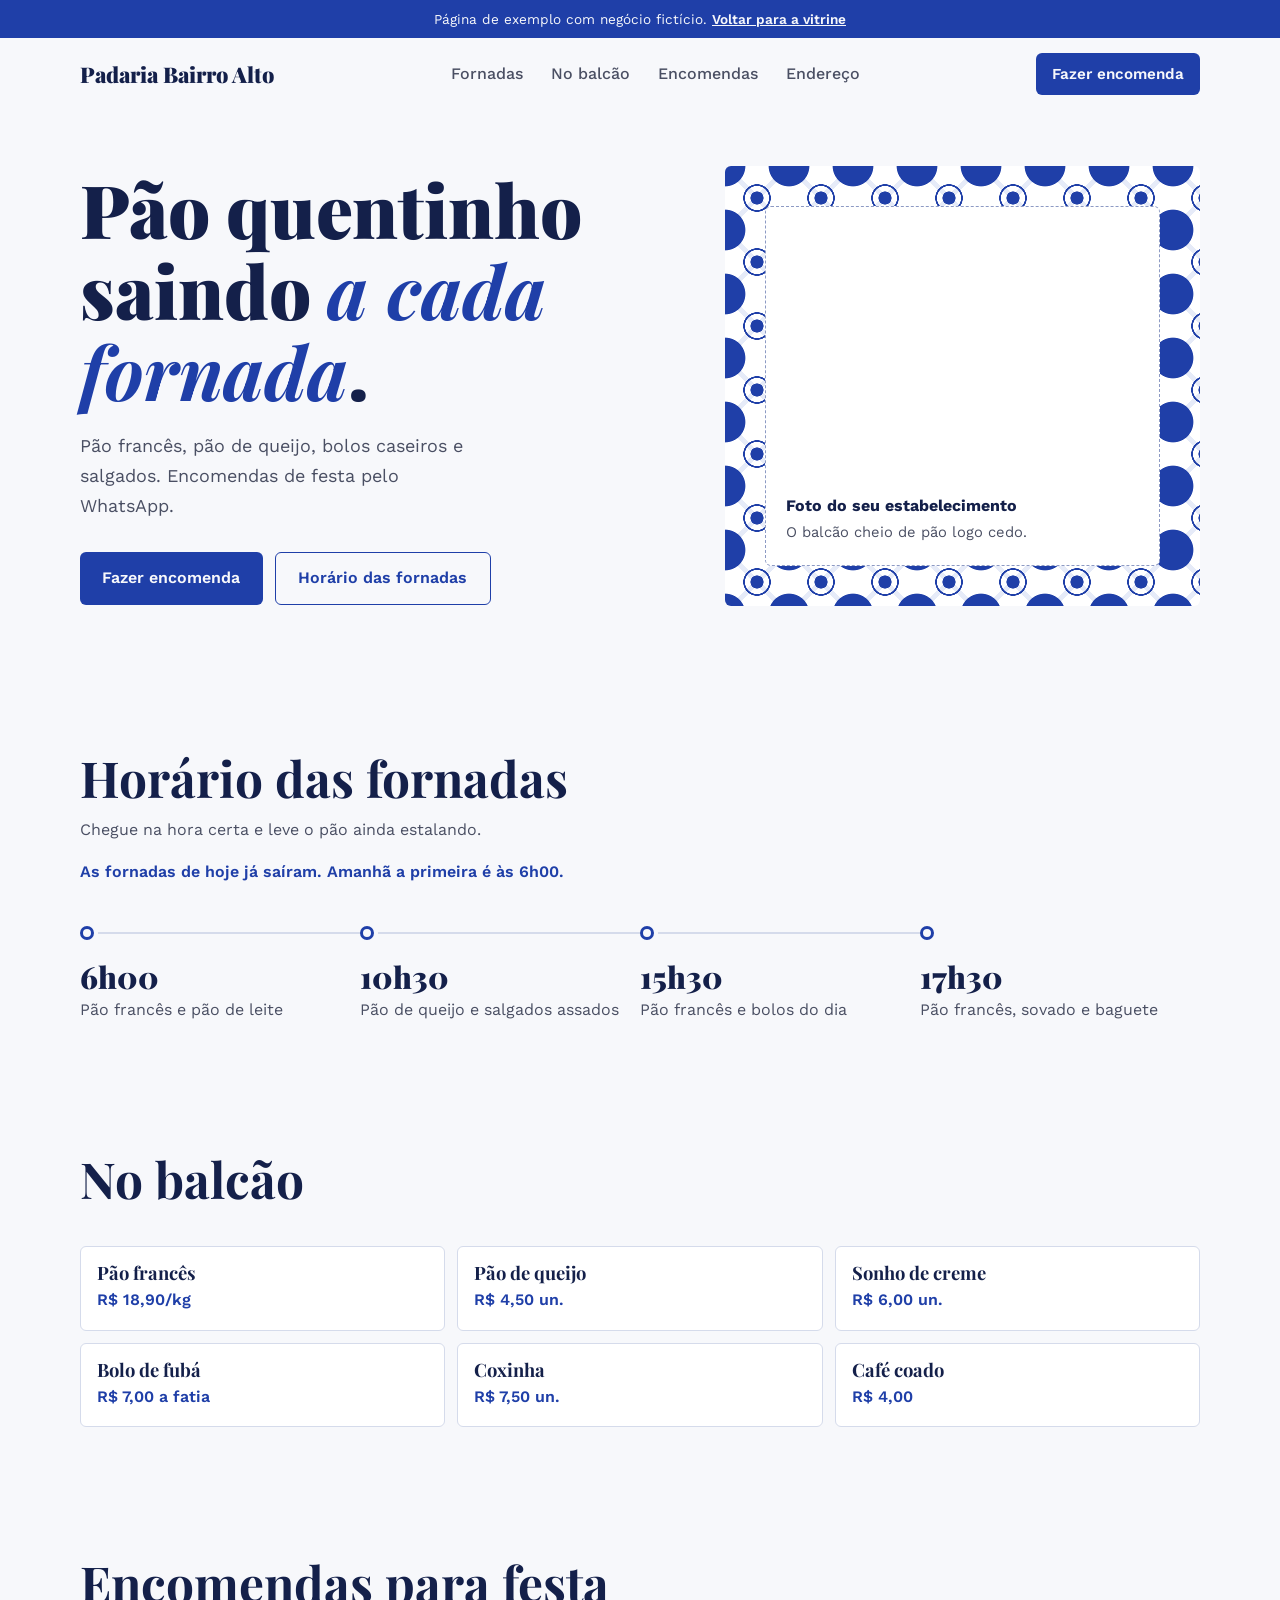
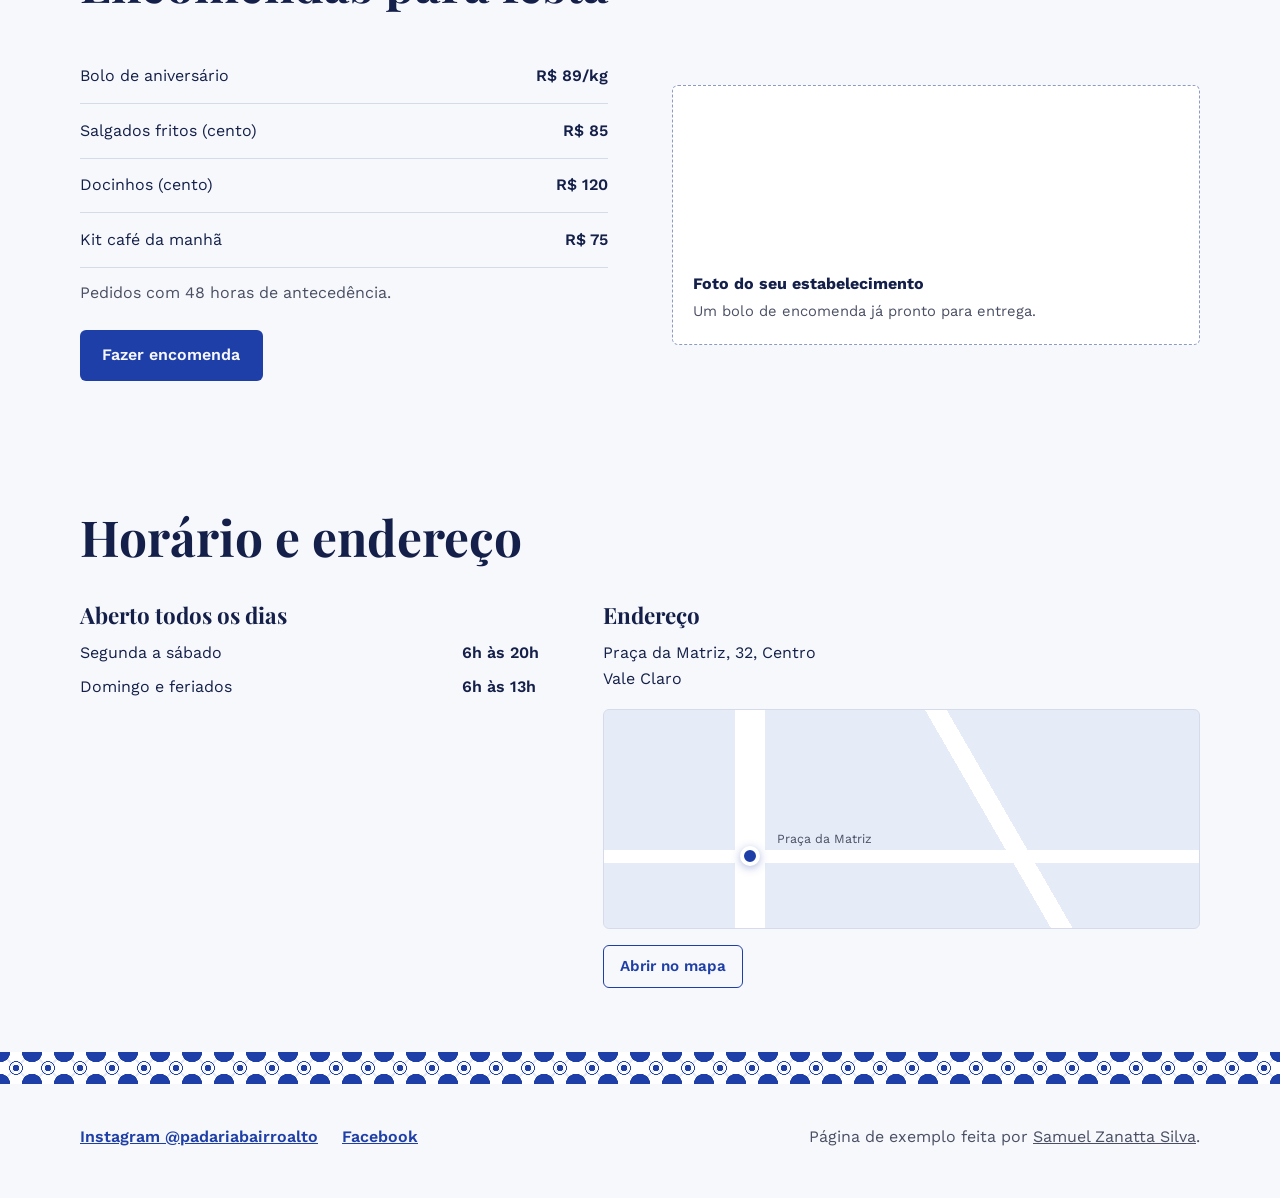
<file: exemplos/padaria/index.html>
<!doctype html>
<html lang="pt-BR">
<head>
  <meta charset="utf-8">
  <meta name="viewport" content="width=device-width, initial-scale=1">
  <title>Padaria Bairro Alto | Padaria (página de exemplo)</title>
  <meta name="description" content="Pão quentinho a cada fornada, bolos e salgados. Encomendas pelo WhatsApp. Página de exemplo com negócio fictício.">
  <meta name="theme-color" content="#1f3fa8">

  <meta property="og:type" content="website">
  <meta property="og:locale" content="pt_BR">
  <meta property="og:title" content="Padaria Bairro Alto | Pão quentinho a cada fornada">
  <meta property="og:description" content="Veja o horário das fornadas e faça sua encomenda pelo WhatsApp. Página de exemplo com negócio fictício.">
  <meta property="og:url" content="https://zanatta97.github.io/landing-page/exemplos/padaria/">
  <meta property="og:image" content="https://zanatta97.github.io/landing-page/exemplos/padaria/og.png">
  <meta property="og:image:width" content="1200">
  <meta property="og:image:height" content="630">
  <meta name="twitter:card" content="summary_large_image">

  <link rel="icon" href="data:image/svg+xml,%3Csvg xmlns='http://www.w3.org/2000/svg' viewBox='0 0 32 32'%3E%3Crect width='32' height='32' rx='5' fill='%231f3fa8'/%3E%3Ccircle cx='16' cy='16' r='6' fill='%23f7f8fb'/%3E%3Ccircle cx='0' cy='0' r='8' fill='%23f7f8fb'/%3E%3Ccircle cx='32' cy='32' r='8' fill='%23f7f8fb'/%3E%3C/svg%3E">
  <link rel="preconnect" href="https://fonts.googleapis.com">
  <link rel="preconnect" href="https://fonts.gstatic.com" crossorigin>
  <link rel="stylesheet" href="https://fonts.googleapis.com/css2?family=Playfair+Display:ital,wght@0,700;0,900;1,700&family=Work+Sans:wght@400;500;600&display=swap">

  <style>
    /* Identidade: padaria de tradição portuguesa, azul cobalto de azulejo sobre branco. Raio de 6px em tudo. */
    :root {
      --bg: #f7f8fb;
      --surface: #ffffff;
      --line: #d5dbeb;
      --text: #14204a;
      --muted: #4a4f63;
      --accent: #1f3fa8;
      --accent-hover: #17318a;
      --on-accent: #f7f8fb;
      --tile-light: #e6ebf8;
      --radius: 6px;
      --font-display: "Playfair Display", Georgia, serif;
      --font-body: "Work Sans", system-ui, sans-serif;
    }

    *, *::before, *::after { box-sizing: border-box; }
    html { scroll-behavior: smooth; }
    body { margin: 0; background: var(--bg); color: var(--text); font: 400 1rem/1.65 var(--font-body); -webkit-font-smoothing: antialiased; }
    a { color: inherit; }
    h1, h2, h3 { font-family: var(--font-display); margin: 0; line-height: 1.1; }
    p { margin: 0; }
    :focus-visible { outline: 3px solid var(--accent); outline-offset: 3px; border-radius: 2px; }

    .skip-link { position: absolute; left: 1rem; top: -4rem; z-index: 20; background: var(--accent); color: var(--on-accent); padding: .6rem 1rem; border-radius: var(--radius); font-weight: 600; }
    .skip-link:focus { top: 1rem; }
    /* Texto só para leitor de tela */
    .visually-hidden { position: absolute; width: 1px; height: 1px; padding: 0; margin: -1px; overflow: hidden; clip: rect(0 0 0 0); white-space: nowrap; border: 0; }

    .container { width: min(1120px, 100% - 2.5rem); margin-inline: auto; }

    /* Padrão de azulejo feito só com gradientes */
    .tiles {
      background-color: var(--surface);
      background-image:
        radial-gradient(circle at 50% 50%, var(--accent) 0 14%, transparent 15%),
        radial-gradient(circle at 50% 50%, transparent 0 26%, var(--accent) 27% 30%, transparent 31%),
        radial-gradient(circle at 0 0, var(--accent) 0 22%, transparent 23%),
        radial-gradient(circle at 100% 0, var(--accent) 0 22%, transparent 23%),
        radial-gradient(circle at 0 100%, var(--accent) 0 22%, transparent 23%),
        radial-gradient(circle at 100% 100%, var(--accent) 0 22%, transparent 23%),
        linear-gradient(45deg, transparent 47%, var(--tile-light) 47% 53%, transparent 53%),
        linear-gradient(-45deg, transparent 47%, var(--tile-light) 47% 53%, transparent 53%);
      background-size: 64px 64px;
    }

    .demo-bar { background: var(--accent); color: var(--on-accent); font-size: .85rem; text-align: center; padding: .5rem 1rem; }
    .demo-bar a { font-weight: 600; }

    .site-header .container { display: flex; align-items: center; justify-content: space-between; gap: 1rem; min-height: 72px; }
    .brand { font-family: var(--font-display); font-weight: 900; font-size: 1.35rem; text-decoration: none; }
    .site-nav { display: none; gap: 1.75rem; }
    .site-nav a { text-decoration: none; font-weight: 500; color: var(--muted); }
    .site-nav a:hover { color: var(--accent); }

    .btn {
      display: inline-flex; align-items: center; justify-content: center; min-height: 48px; padding: .75rem 1.4rem;
      border-radius: var(--radius); font-weight: 600; text-decoration: none; white-space: nowrap;
      transition: transform .2s cubic-bezier(.16, 1, .3, 1), background-color .2s;
    }
    .btn:active { transform: translateY(1px); }
    .btn--primary { background: var(--accent); color: var(--on-accent); }
    .btn--primary:hover { background: var(--accent-hover); }
    .btn--outline { border: 1.5px solid var(--accent); color: var(--accent); }
    .btn--outline:hover { background: var(--surface); }
    .btn--small { min-height: 42px; padding: .5rem 1rem; font-size: .95rem; }

    /* Hero: texto + moldura de azulejo com espaço para foto */
    .hero { padding: 2.5rem 0 4rem; }
    .hero .container { display: grid; gap: 2.5rem; }
    .hero h1 { font-size: clamp(2.5rem, 9vw, 4.6rem); font-weight: 900; }
    .hero h1 em { font-weight: 700; color: var(--accent); }
    .hero-copy p { font-size: 1.125rem; color: var(--muted); max-width: 36ch; margin-top: 1.25rem; }
    .hero-actions { display: flex; flex-wrap: wrap; gap: .75rem; margin-top: 2rem; }

    .tile-frame { border-radius: var(--radius); padding: 28px; }
    .photo-slot {
      min-height: 280px; border-radius: var(--radius); background: var(--surface); border: 1.5px dashed #8d9ac4;
      display: grid; place-items: end start; padding: 1.25rem;
    }
    .photo-slot strong { display: block; }
    .photo-slot span { color: var(--muted); font-size: .92rem; }

    /* Fornadas */
    .section { padding: 4rem 0; }
    .section h2 { font-size: clamp(2rem, 6vw, 3.1rem); }
    .section-lead { color: var(--muted); margin-top: .75rem; max-width: 50ch; }
    .next-batch { margin-top: 1rem; font-weight: 600; color: var(--accent); min-height: 1.6em; }

    .timeline { list-style: none; margin: 2.5rem 0 0; padding: 0; display: grid; gap: 0; position: relative; }
    .timeline li { position: relative; padding: 0 0 1.75rem 2.25rem; }
    .timeline li::before {
      content: ""; position: absolute; left: 0; top: .35rem; width: 14px; height: 14px; border-radius: 50%;
      background: var(--bg); border: 3px solid var(--accent);
    }
    .timeline li::after { content: ""; position: absolute; left: 6px; top: 1.4rem; bottom: 0; width: 2px; background: var(--line); }
    .timeline li:last-child::after { display: none; }
    .timeline li.is-next::before { background: var(--accent); }
    .timeline time { font-family: var(--font-display); font-weight: 900; font-size: 1.9rem; line-height: 1; display: block; }
    .timeline p { color: var(--muted); margin-top: .3rem; }

    /* Produtos do balcão */
    .products { list-style: none; margin: 2.5rem 0 0; padding: 0; display: grid; grid-template-columns: 1fr 1fr; gap: .75rem; }
    .products li { background: var(--surface); border: 1px solid var(--line); border-radius: var(--radius); padding: 1rem; display: grid; gap: .25rem; }
    .products h3 { font-size: 1.15rem; }
    .products .price { font-weight: 600; color: var(--accent); }

    /* Encomendas */
    .order { display: grid; gap: 2rem; margin-top: 2.5rem; align-items: center; }
    .order ul { list-style: none; margin: 0; padding: 0; }
    .order li { display: flex; justify-content: space-between; gap: 1rem; padding: .85rem 0; border-bottom: 1px solid var(--line); }
    .order li span:last-child { font-weight: 600; white-space: nowrap; }
    .order .btn { margin-top: 1.5rem; }
    .order .photo-slot { min-height: 260px; }

    /* Horário e endereço */
    .visit { display: grid; gap: 2rem; margin-top: 2.5rem; }
    .visit h3 { font-size: 1.4rem; margin-bottom: .75rem; }
    .hours { margin: 0; display: grid; grid-template-columns: 1fr auto; gap: .5rem 1rem; }
    .hours dd { margin: 0; font-weight: 600; }
    .address { font-style: normal; margin-bottom: 1rem; }
    .map {
      position: relative; height: 220px; border-radius: var(--radius); margin-bottom: 1rem; border: 1px solid var(--line);
      background:
        linear-gradient(90deg, transparent 22%, var(--surface) 22% 27%, transparent 27%),
        linear-gradient(0deg, transparent 30%, var(--surface) 30% 36%, transparent 36%),
        linear-gradient(60deg, transparent 62%, var(--surface) 62% 65%, transparent 65%),
        var(--tile-light);
    }
    .map .pin { position: absolute; left: 24.5%; top: 67%; width: 20px; height: 20px; margin: -10px 0 0 -10px; border-radius: 50%; background: var(--accent); border: 4px solid var(--surface); box-shadow: 0 2px 8px rgba(31, 63, 168, .35); }
    .map .street { position: absolute; left: 29%; bottom: 36%; font-size: .78rem; color: var(--muted); }

    .tile-band { height: 32px; background-size: 32px 32px; }

    .site-footer { padding: 2.5rem 0 3rem; color: var(--muted); }
    .site-footer .container { display: grid; gap: 1.25rem; }
    .social { display: flex; flex-wrap: wrap; gap: 1.5rem; }
    .social a { color: var(--accent); font-weight: 600; }

    @media (min-width: 768px) {
      .site-nav { display: flex; }
      .hero { padding: 3.5rem 0 5rem; }
      .hero .container { grid-template-columns: 1.1fr .9fr; align-items: center; gap: 4rem; }
      .tile-frame { padding: 40px; }
      .photo-slot { min-height: 360px; }
      .timeline { grid-template-columns: repeat(4, 1fr); }
      .timeline li { padding: 2.25rem 1rem 0 0; }
      .timeline li::before { top: 0; }
      .timeline li::after { left: 1.1rem; right: 0; top: 6px; bottom: auto; width: auto; height: 2px; }
      .products { grid-template-columns: repeat(3, 1fr); }
      .order { grid-template-columns: 1fr 1fr; gap: 4rem; }
      .visit { grid-template-columns: 1fr 1.3fr; gap: 4rem; }
      .site-footer .container { grid-template-columns: 1fr auto; align-items: center; }
    }

    @media (prefers-reduced-motion: no-preference) {
      .hero-copy > * { animation: up .7s cubic-bezier(.16, 1, .3, 1) both; }
      .hero-copy > :nth-child(2) { animation-delay: .08s; }
      .hero-copy > :nth-child(3) { animation-delay: .16s; }
      .tile-frame { animation: tiles 1.2s ease-out both; }
      @keyframes up { from { opacity: 0; transform: translateY(14px); } }
      @keyframes tiles { from { background-position: 0 -64px; opacity: .4; } }
      .timeline li.is-next::before { animation: pulse 2s ease-in-out infinite; }
      @keyframes pulse { 50% { box-shadow: 0 0 0 6px rgba(31, 63, 168, .18); } }
    }
    @media (prefers-reduced-motion: reduce) {
      html { scroll-behavior: auto; }
      .btn { transition: none; }
    }
  </style>
</head>
<body>
  <a class="skip-link" href="#conteudo">Pular para o conteúdo</a>

  <aside class="demo-bar" aria-label="Aviso">
    Página de exemplo com negócio fictício. <a href="../../index.html">Voltar para a vitrine</a>
  </aside>

  <header class="site-header">
    <div class="container">
      <a class="brand" href="#conteudo">Padaria Bairro Alto</a>
      <nav class="site-nav" aria-label="Seções da página">
        <a href="#fornadas">Fornadas</a>
        <a href="#balcao">No balcão</a>
        <a href="#encomendas">Encomendas</a>
        <a href="#visite">Endereço</a>
      </nav>
      <!-- Os botões de WhatsApp deste exemplo levam ao WhatsApp do Samuel. Em cliente real, use o número do cliente. -->
      <a class="btn btn--primary btn--small" href="https://wa.me/5551981505157?text=Ol%C3%A1!%20Vi%20o%20exemplo%20de%20padaria%20e%20quero%20uma%20p%C3%A1gina%20assim." target="_blank" rel="noopener">Fazer encomenda<span class="visually-hidden"> (abre em nova aba)</span></a>
    </div>
  </header>

  <main id="conteudo">
    <section class="hero" aria-labelledby="hero-title">
      <div class="container">
        <div class="hero-copy">
          <h1 id="hero-title">Pão quentinho saindo <em>a cada fornada</em>.</h1>
          <p>Pão francês, pão de queijo, bolos caseiros e salgados. Encomendas de festa pelo WhatsApp.</p>
          <div class="hero-actions">
            <a class="btn btn--primary" href="https://wa.me/5551981505157?text=Ol%C3%A1!%20Vi%20o%20exemplo%20de%20padaria%20e%20quero%20uma%20p%C3%A1gina%20assim." target="_blank" rel="noopener">Fazer encomenda<span class="visually-hidden"> (abre em nova aba)</span></a>
            <a class="btn btn--outline" href="#fornadas">Horário das fornadas</a>
          </div>
        </div>
        <div class="tile-frame tiles">
          <div class="photo-slot">
            <p><strong>Foto do seu estabelecimento</strong><span>O balcão cheio de pão logo cedo.</span></p>
          </div>
        </div>
      </div>
    </section>

    <section class="section" id="fornadas" aria-labelledby="batch-title">
      <div class="container">
        <h2 id="batch-title">Horário das fornadas</h2>
        <p class="section-lead">Chegue na hora certa e leve o pão ainda estalando.</p>
        <p class="next-batch" aria-live="polite"></p>
        <ol class="timeline">
          <li data-time="06:00"><time datetime="06:00">6h00</time><p>Pão francês e pão de leite</p></li>
          <li data-time="10:30"><time datetime="10:30">10h30</time><p>Pão de queijo e salgados assados</p></li>
          <li data-time="15:30"><time datetime="15:30">15h30</time><p>Pão francês e bolos do dia</p></li>
          <li data-time="17:30"><time datetime="17:30">17h30</time><p>Pão francês, sovado e baguete</p></li>
        </ol>
      </div>
    </section>

    <section class="section" id="balcao" aria-labelledby="counter-title">
      <div class="container">
        <h2 id="counter-title">No balcão</h2>
        <ul class="products">
          <li><h3>Pão francês</h3><span class="price">R$ 18,90/kg</span></li>
          <li><h3>Pão de queijo</h3><span class="price">R$ 4,50 un.</span></li>
          <li><h3>Sonho de creme</h3><span class="price">R$ 6,00 un.</span></li>
          <li><h3>Bolo de fubá</h3><span class="price">R$ 7,00 a fatia</span></li>
          <li><h3>Coxinha</h3><span class="price">R$ 7,50 un.</span></li>
          <li><h3>Café coado</h3><span class="price">R$ 4,00</span></li>
        </ul>
      </div>
    </section>

    <section class="section" id="encomendas" aria-labelledby="order-title">
      <div class="container">
        <h2 id="order-title">Encomendas para festa</h2>
        <div class="order">
          <div>
            <ul>
              <li><span>Bolo de aniversário</span><span>R$ 89/kg</span></li>
              <li><span>Salgados fritos (cento)</span><span>R$ 85</span></li>
              <li><span>Docinhos (cento)</span><span>R$ 120</span></li>
              <li><span>Kit café da manhã</span><span>R$ 75</span></li>
            </ul>
            <p class="section-lead">Pedidos com 48 horas de antecedência.</p>
            <a class="btn btn--primary" href="https://wa.me/5551981505157?text=Ol%C3%A1!%20Vi%20o%20exemplo%20de%20padaria%20e%20quero%20uma%20p%C3%A1gina%20assim." target="_blank" rel="noopener">Fazer encomenda<span class="visually-hidden"> (abre em nova aba)</span></a>
          </div>
          <div class="photo-slot">
            <p><strong>Foto do seu estabelecimento</strong><span>Um bolo de encomenda já pronto para entrega.</span></p>
          </div>
        </div>
      </div>
    </section>

    <section class="section" id="visite" aria-labelledby="visit-title">
      <div class="container">
        <h2 id="visit-title">Horário e endereço</h2>
        <div class="visit">
          <div>
            <h3>Aberto todos os dias</h3>
            <dl class="hours">
              <dt>Segunda a sábado</dt><dd>6h às 20h</dd>
              <dt>Domingo e feriados</dt><dd>6h às 13h</dd>
            </dl>
          </div>
          <div>
            <h3>Endereço</h3>
            <address class="address">Praça da Matriz, 32, Centro<br>Vale Claro</address>
            <div class="map" role="img" aria-label="Mapa ilustrativo com a localização da padaria na Praça da Matriz">
              <span class="pin"></span>
              <span class="street" aria-hidden="true">Praça da Matriz</span>
            </div>
            <!-- Em um cliente real: link do Google Maps do endereço verdadeiro -->
            <a class="btn btn--outline btn--small" href="https://www.google.com/maps/search/?api=1&amp;query=Pra%C3%A7a%20da%20Matriz%2032">Abrir no mapa</a>
          </div>
        </div>
      </div>
    </section>
  </main>

  <div class="tile-band tiles" aria-hidden="true"></div>

  <footer class="site-footer">
    <div class="container">
      <div class="social" aria-label="Redes sociais">
        <a href="https://www.instagram.com/" target="_blank" rel="noopener">Instagram @padariabairroalto<span class="visually-hidden"> (abre em nova aba)</span></a>
        <a href="https://www.facebook.com/" target="_blank" rel="noopener">Facebook<span class="visually-hidden"> (abre em nova aba)</span></a>
      </div>
      <p>Página de exemplo feita por <a href="../../index.html">Samuel Zanatta Silva</a>.</p>
    </div>
  </footer>

  <script>
    // Marca a próxima fornada do dia e anuncia o horário.
    (function () {
      var items = Array.prototype.slice.call(document.querySelectorAll('.timeline li'));
      var out = document.querySelector('.next-batch');
      var now = new Date();
      var minutes = now.getHours() * 60 + now.getMinutes();
      var next = items.find(function (li) {
        var parts = li.getAttribute('data-time').split(':');
        return Number(parts[0]) * 60 + Number(parts[1]) > minutes;
      });
      if (next) {
        next.classList.add('is-next');
        out.textContent = 'Próxima fornada hoje: ' + next.querySelector('time').textContent + '.';
      } else {
        out.textContent = 'As fornadas de hoje já saíram. Amanhã a primeira é às 6h00.';
      }
    })();
  </script>
</body>
</html>
</file>
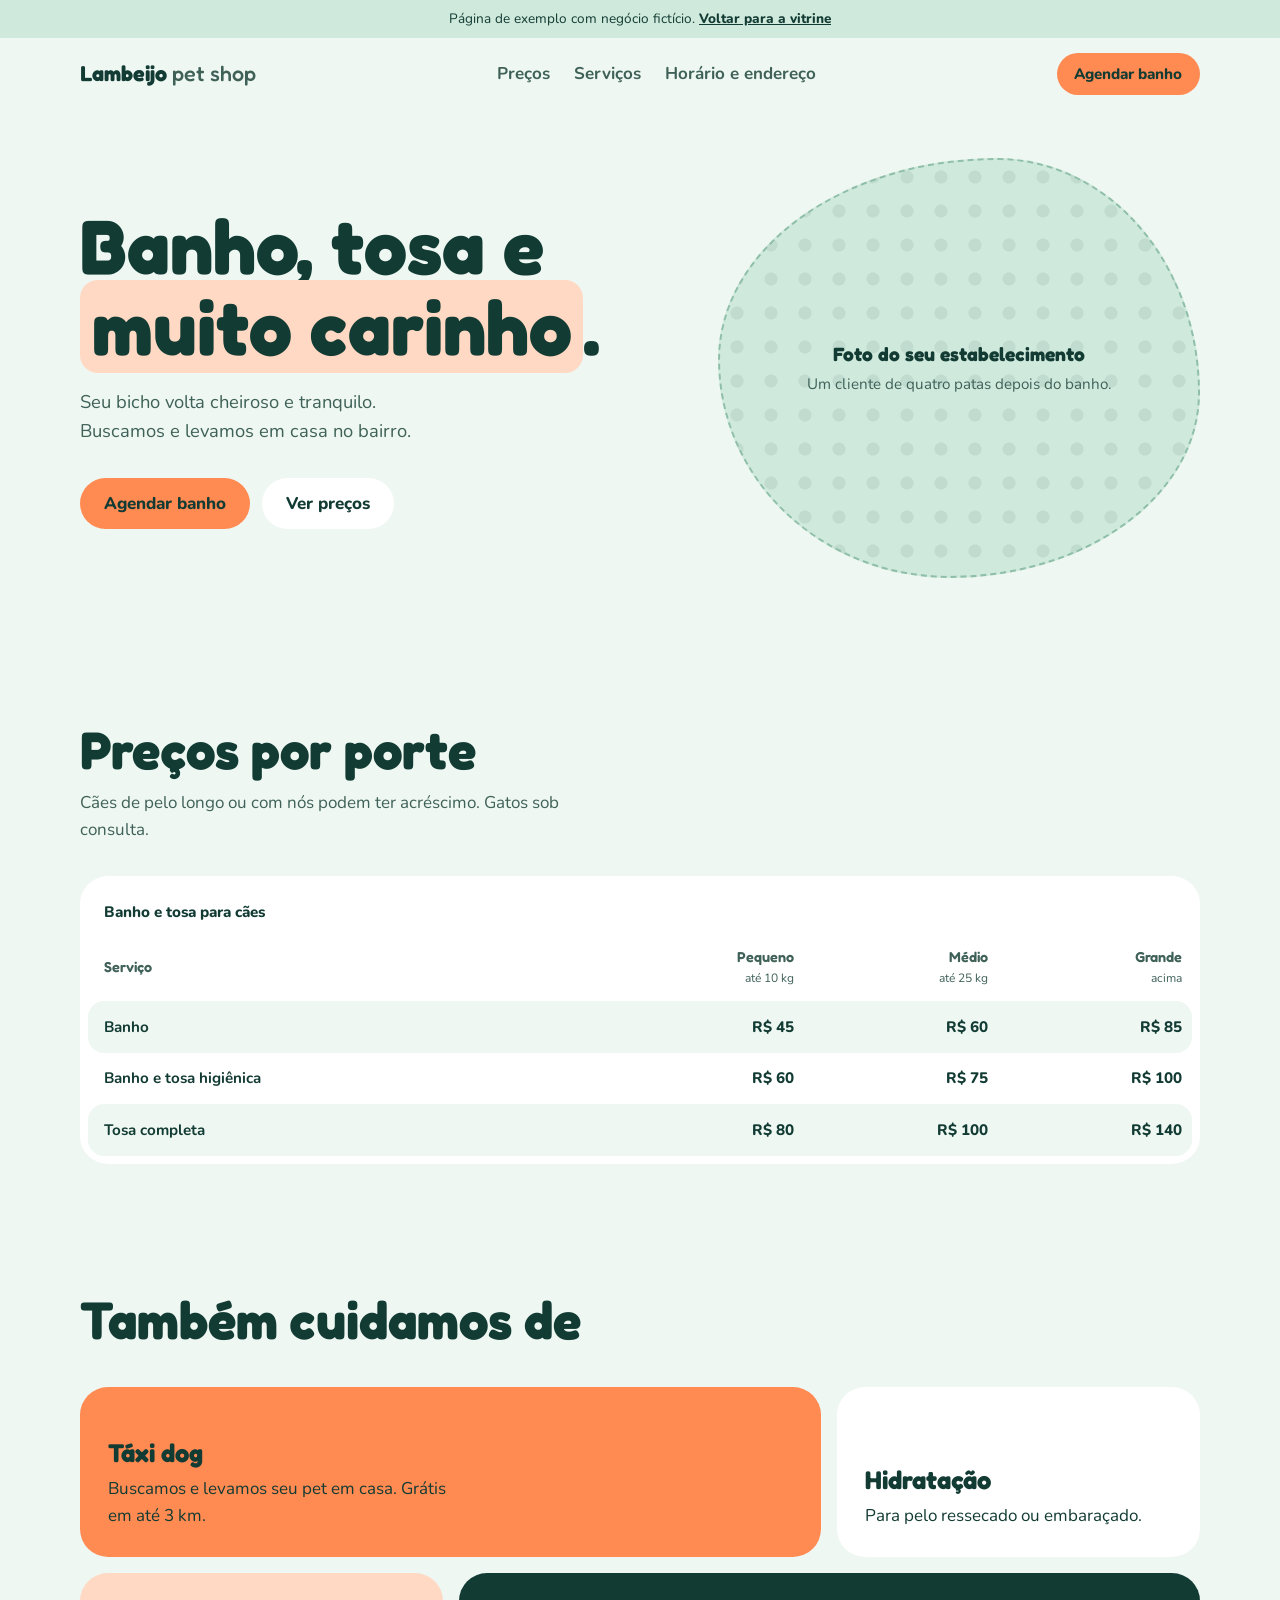
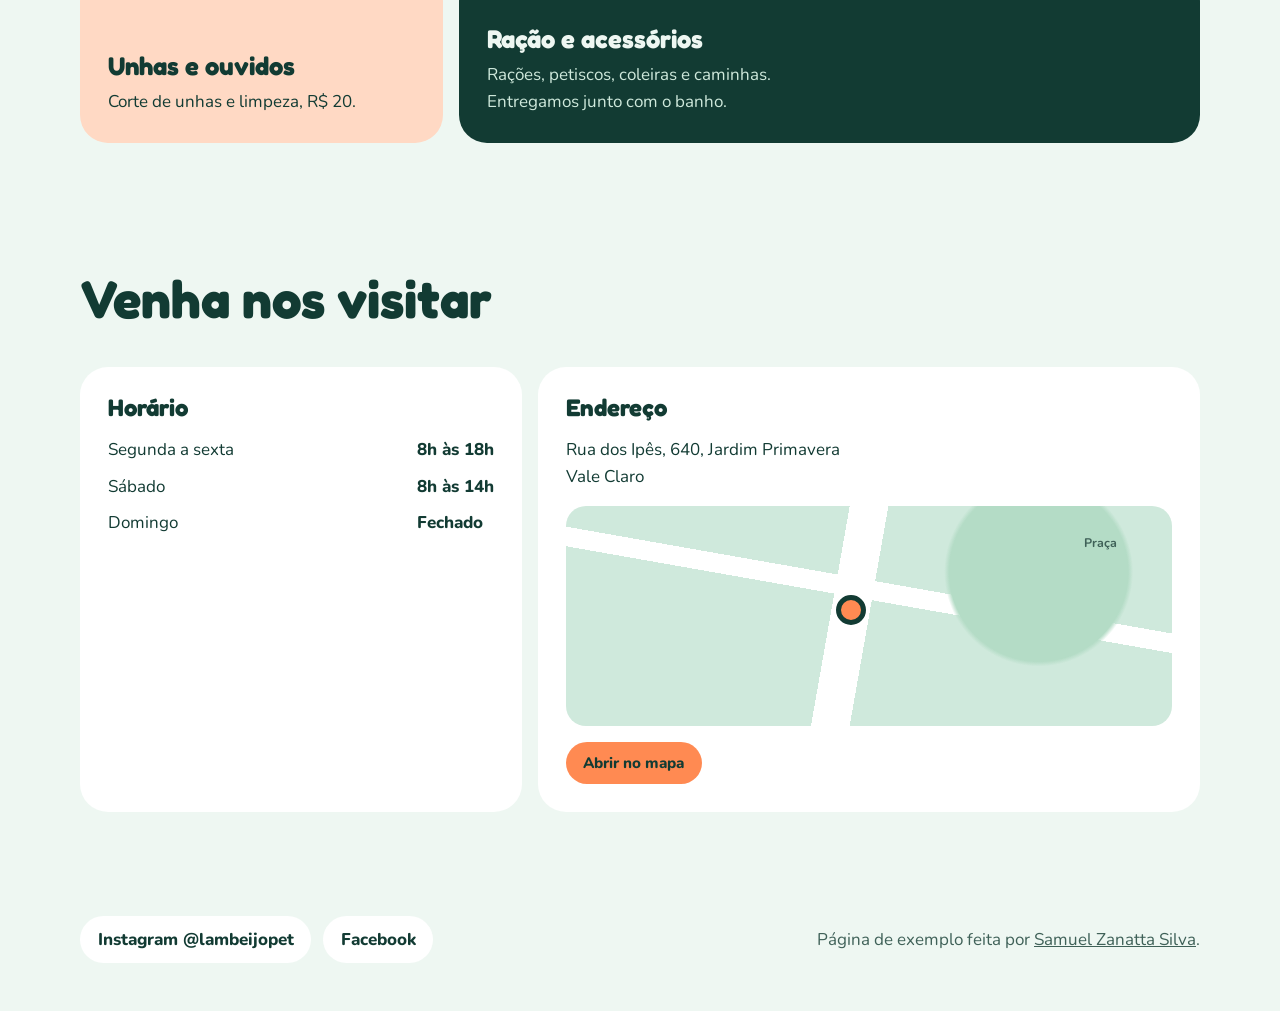
<file: exemplos/pet-shop/index.html>
<!doctype html>
<html lang="pt-BR">
<head>
  <meta charset="utf-8">
  <meta name="viewport" content="width=device-width, initial-scale=1">
  <title>Lambeijo Pet Shop | Pet shop (página de exemplo)</title>
  <meta name="description" content="Banho, tosa e táxi dog com hora marcada. Tabela de preços por porte. Página de exemplo com negócio fictício.">
  <meta name="theme-color" content="#eef7f2">

  <meta property="og:type" content="website">
  <meta property="og:locale" content="pt_BR">
  <meta property="og:title" content="Lambeijo Pet Shop | Banho, tosa e táxi dog">
  <meta property="og:description" content="Preços por porte e agendamento pelo WhatsApp. Página de exemplo com negócio fictício.">
  <meta property="og:url" content="https://zanatta97.github.io/landing-page/exemplos/pet-shop/">
  <meta property="og:image" content="https://zanatta97.github.io/landing-page/exemplos/pet-shop/og.png">
  <meta property="og:image:width" content="1200">
  <meta property="og:image:height" content="630">
  <meta name="twitter:card" content="summary_large_image">

  <link rel="icon" href="data:image/svg+xml,%3Csvg xmlns='http://www.w3.org/2000/svg' viewBox='0 0 32 32'%3E%3Ccircle cx='16' cy='19' r='8' fill='%23ff8a52'/%3E%3Ccircle cx='7' cy='10' r='3.5' fill='%23123b33'/%3E%3Ccircle cx='13' cy='5' r='3.5' fill='%23123b33'/%3E%3Ccircle cx='19' cy='5' r='3.5' fill='%23123b33'/%3E%3Ccircle cx='25' cy='10' r='3.5' fill='%23123b33'/%3E%3C/svg%3E">
  <link rel="preconnect" href="https://fonts.googleapis.com">
  <link rel="preconnect" href="https://fonts.gstatic.com" crossorigin>
  <link rel="stylesheet" href="https://fonts.googleapis.com/css2?family=Fredoka:wght@500;600;700&family=Nunito:wght@400;600;800&display=swap">

  <style>
    /* Identidade: pet shop alegre, verde-menta + tangerina. Botões pílula, blocos com raio 28px. */
    :root {
      --bg: #eef7f2;
      --surface: #ffffff;
      --soft: #cfe9dc;
      --peach: #ffd9c4;
      --line: #bfdccd;
      --text: #123b33;
      --muted: #3f6158;
      --accent: #ff8a52;
      --on-accent: #123b33;
      --radius: 28px;
      --font-display: "Fredoka", "Trebuchet MS", sans-serif;
      --font-body: "Nunito", system-ui, sans-serif;
    }

    *, *::before, *::after { box-sizing: border-box; }
    html { scroll-behavior: smooth; }
    body { margin: 0; background: var(--bg); color: var(--text); font: 400 1.0625rem/1.6 var(--font-body); -webkit-font-smoothing: antialiased; }
    a { color: inherit; }
    h1, h2, h3 { font-family: var(--font-display); font-weight: 700; margin: 0; line-height: 1.05; }
    p { margin: 0; }
    :focus-visible { outline: 3px solid var(--text); outline-offset: 3px; border-radius: 8px; }

    .skip-link { position: absolute; left: 1rem; top: -4rem; z-index: 20; background: var(--text); color: var(--surface); padding: .6rem 1rem; border-radius: 999px; font-weight: 800; }
    .skip-link:focus { top: 1rem; }
    /* Texto só para leitor de tela */
    .visually-hidden { position: absolute; width: 1px; height: 1px; padding: 0; margin: -1px; overflow: hidden; clip: rect(0 0 0 0); white-space: nowrap; border: 0; }

    .container { width: min(1120px, 100% - 2.5rem); margin-inline: auto; }

    .demo-bar { background: var(--soft); font-size: .85rem; text-align: center; padding: .5rem 1rem; }
    .demo-bar a { font-weight: 800; }

    .site-header .container { display: flex; align-items: center; justify-content: space-between; gap: 1rem; min-height: 72px; }
    .brand { font-family: var(--font-display); font-weight: 700; font-size: 1.35rem; text-decoration: none; white-space: nowrap; }
    .brand span { color: var(--muted); font-weight: 500; }
    .site-nav { display: none; gap: 1.5rem; }
    .site-nav a { text-decoration: none; font-weight: 700; color: var(--muted); }
    .site-nav a:hover { color: var(--text); }

    .btn {
      display: inline-flex; align-items: center; justify-content: center; min-height: 50px; padding: .75rem 1.5rem;
      border-radius: 999px; font-weight: 800; text-decoration: none; white-space: nowrap;
      transition: transform .3s cubic-bezier(.34, 1.56, .64, 1), background-color .2s;
    }
    .btn:hover { transform: translateY(-2px) rotate(-1deg); }
    .btn:active { transform: scale(.97); }
    .btn--primary { background: var(--accent); color: var(--on-accent); }
    .btn--soft { background: var(--surface); color: var(--text); }
    .btn--small { min-height: 42px; padding: .5rem 1.1rem; font-size: .95rem; }

    /* Hero com foto em formato orgânico */
    .hero { padding: 2rem 0 4rem; }
    .hero .container { display: grid; gap: 2.5rem; align-items: center; }
    .hero h1 { font-size: clamp(2.6rem, 10vw, 4.8rem); }
    .hero h1 span { background: var(--peach); border-radius: 18px; padding: 0 .15em; box-decoration-break: clone; -webkit-box-decoration-break: clone; }
    .hero-copy p { font-size: 1.15rem; color: var(--muted); max-width: 34ch; margin-top: 1.25rem; }
    .hero-actions { display: flex; flex-wrap: wrap; gap: .75rem; margin-top: 2rem; }

    .blob {
      min-height: 300px; display: grid; place-items: center; text-align: center; padding: 2rem;
      border-radius: 58% 42% 52% 48% / 48% 56% 44% 52%;
      background:
        radial-gradient(circle, rgba(18, 59, 51, .08) 0 6px, transparent 7px) 0 0 / 34px 34px,
        var(--soft);
      border: 2px dashed #8fbfa9;
    }
    .blob strong { display: block; font-family: var(--font-display); font-size: 1.2rem; }
    .blob span { color: var(--muted); font-size: .95rem; }

    /* Tabela de preços por porte */
    .section { padding: 4rem 0; }
    .section h2 { font-size: clamp(2.1rem, 7vw, 3.3rem); }
    .section-lead { color: var(--muted); margin-top: .75rem; max-width: 50ch; }

    .table-wrap { margin-top: 2rem; background: var(--surface); border-radius: var(--radius); padding: .5rem; overflow-x: auto; }
    table { width: 100%; border-collapse: collapse; font-size: .95rem; }
    caption { text-align: left; padding: 1rem 1rem .5rem; font-weight: 800; }
    th, td { padding: .85rem .6rem; text-align: right; }
    th:first-child, td:first-child { text-align: left; padding-left: 1rem; }
    thead th { font-family: var(--font-display); font-weight: 600; color: var(--muted); font-size: .9rem; }
    thead th small { display: block; font-family: var(--font-body); font-weight: 400; font-size: .75rem; }
    tbody th { font-weight: 700; }
    tbody tr:nth-child(odd) { background: var(--bg); }
    tbody tr:nth-child(odd) th { border-radius: 16px 0 0 16px; }
    tbody tr:nth-child(odd) td:last-child { border-radius: 0 16px 16px 0; }
    td { font-weight: 800; white-space: nowrap; }

    /* Outros cuidados em mosaico */
    .care { list-style: none; margin: 2.5rem 0 0; padding: 0; display: grid; gap: 1rem; }
    .care li { border-radius: var(--radius); padding: 1.75rem; display: grid; gap: .5rem; align-content: end; min-height: 170px; transition: transform .35s cubic-bezier(.34, 1.56, .64, 1); }
    .care li:hover { transform: rotate(-1.2deg) scale(1.01); }
    .care h3 { font-size: 1.6rem; }
    .care .is-accent { background: var(--accent); }
    .care .is-plain { background: var(--surface); }
    .care .is-peach { background: var(--peach); }
    .care .is-dark { background: var(--text); color: var(--bg); }
    .care .is-dark p { color: var(--soft); }
    .care p { max-width: 34ch; }

    /* Horário e endereço */
    .visit { display: grid; gap: 1rem; margin-top: 2.5rem; }
    .card { background: var(--surface); border-radius: var(--radius); padding: 1.75rem; }
    .card h3 { font-size: 1.5rem; margin-bottom: 1rem; }
    .hours { margin: 0; display: grid; grid-template-columns: 1fr auto; gap: .6rem 1rem; }
    .hours dd { margin: 0; font-weight: 800; }
    .address { font-style: normal; margin-bottom: 1rem; }
    .map {
      position: relative; height: 220px; border-radius: 20px; margin-bottom: 1rem; overflow: hidden;
      background:
        radial-gradient(circle at 78% 30%, #b4dcc6 0 18%, transparent 19%),
        linear-gradient(100deg, transparent 44%, var(--surface) 44% 50%, transparent 50%),
        linear-gradient(10deg, transparent 55%, var(--surface) 55% 61%, transparent 61%),
        var(--soft);
    }
    .map .pin { position: absolute; left: 47%; top: 47%; width: 30px; height: 30px; margin: -15px 0 0 -15px; border-radius: 50%; background: var(--accent); border: 5px solid var(--text); }
    .map .park { position: absolute; right: 9%; top: 12%; font-size: .78rem; font-weight: 700; color: var(--muted); }

    .site-footer { padding: 2.5rem 0 3rem; }
    .site-footer .container { display: grid; gap: 1.25rem; }
    .site-footer p { color: var(--muted); }
    .social { display: flex; flex-wrap: wrap; gap: .75rem; }
    .social a { background: var(--surface); padding: .6rem 1.1rem; border-radius: 999px; font-weight: 800; text-decoration: none; }
    .social a:hover { background: var(--soft); }

    @media (min-width: 768px) {
      .site-nav { display: flex; }
      .hero { padding: 3rem 0 5rem; }
      .hero .container { grid-template-columns: 1.1fr .9fr; gap: 3rem; }
      .blob { min-height: 420px; }
      .care { grid-template-columns: repeat(6, 1fr); }
      .care .is-accent { grid-column: span 4; }
      .care .is-plain { grid-column: span 2; }
      .care .is-peach { grid-column: span 2; }
      .care .is-dark { grid-column: span 4; }
      .visit { grid-template-columns: .8fr 1.2fr; }
      .site-footer .container { grid-template-columns: 1fr auto; align-items: center; }
    }

    /* Telas muito estreitas: o mesmo botão já aparece logo abaixo, no topo da página */
    @media (max-width: 359px) { .site-header .btn { display: none; } }

    @media (prefers-reduced-motion: no-preference) {
      .hero-copy > * { animation: pop .7s cubic-bezier(.34, 1.56, .64, 1) both; }
      .hero-copy > :nth-child(2) { animation-delay: .08s; }
      .hero-copy > :nth-child(3) { animation-delay: .16s; }
      .blob { animation: pop .9s .1s cubic-bezier(.34, 1.56, .64, 1) both, wobble 9s 1s ease-in-out infinite; }
      @keyframes pop { from { opacity: 0; transform: translateY(18px) scale(.97); } }
      @keyframes wobble { 50% { border-radius: 46% 54% 44% 56% / 55% 45% 55% 45%; } }
      @supports (animation-timeline: view()) {
        .care li { animation: pop linear both; animation-timeline: view(); animation-range: entry 0% cover 25%; }
      }
    }
    @media (prefers-reduced-motion: reduce) {
      html { scroll-behavior: auto; }
      .btn, .care li { transition: none; }
      .btn:hover, .care li:hover { transform: none; }
    }
  </style>
</head>
<body>
  <a class="skip-link" href="#conteudo">Pular para o conteúdo</a>

  <aside class="demo-bar" aria-label="Aviso">
    Página de exemplo com negócio fictício. <a href="../../index.html">Voltar para a vitrine</a>
  </aside>

  <header class="site-header">
    <div class="container">
      <a class="brand" href="#conteudo">Lambeijo <span>pet shop</span></a>
      <nav class="site-nav" aria-label="Seções da página">
        <a href="#precos">Preços</a>
        <a href="#cuidados">Serviços</a>
        <a href="#visite">Horário e endereço</a>
      </nav>
      <!-- Os botões de WhatsApp deste exemplo levam ao WhatsApp do Samuel. Em cliente real, use o número do cliente. -->
      <a class="btn btn--primary btn--small" href="https://wa.me/5551981505157?text=Ol%C3%A1!%20Vi%20o%20exemplo%20de%20pet%20shop%20e%20quero%20uma%20p%C3%A1gina%20assim." target="_blank" rel="noopener">Agendar banho<span class="visually-hidden"> (abre em nova aba)</span></a>
    </div>
  </header>

  <main id="conteudo">
    <section class="hero" aria-labelledby="hero-title">
      <div class="container">
        <div class="hero-copy">
          <h1 id="hero-title">Banho, tosa e <span>muito carinho</span>.</h1>
          <p>Seu bicho volta cheiroso e tranquilo. Buscamos e levamos em casa no bairro.</p>
          <div class="hero-actions">
            <a class="btn btn--primary" href="https://wa.me/5551981505157?text=Ol%C3%A1!%20Vi%20o%20exemplo%20de%20pet%20shop%20e%20quero%20uma%20p%C3%A1gina%20assim." target="_blank" rel="noopener">Agendar banho<span class="visually-hidden"> (abre em nova aba)</span></a>
            <a class="btn btn--soft" href="#precos">Ver preços</a>
          </div>
        </div>
        <div class="blob">
          <p><strong>Foto do seu estabelecimento</strong><span>Um cliente de quatro patas depois do banho.</span></p>
        </div>
      </div>
    </section>

    <section class="section" id="precos" aria-labelledby="price-title">
      <div class="container">
        <h2 id="price-title">Preços por porte</h2>
        <p class="section-lead">Cães de pelo longo ou com nós podem ter acréscimo. Gatos sob consulta.</p>
        <div class="table-wrap" role="region" aria-labelledby="price-caption" tabindex="0">
          <table>
            <caption id="price-caption">Banho e tosa para cães</caption>
            <thead>
              <tr>
                <th scope="col">Serviço</th>
                <th scope="col">Pequeno<small>até 10 kg</small></th>
                <th scope="col">Médio<small>até 25 kg</small></th>
                <th scope="col">Grande<small>acima</small></th>
              </tr>
            </thead>
            <tbody>
              <tr><th scope="row">Banho</th><td>R$ 45</td><td>R$ 60</td><td>R$ 85</td></tr>
              <tr><th scope="row">Banho e tosa higiênica</th><td>R$ 60</td><td>R$ 75</td><td>R$ 100</td></tr>
              <tr><th scope="row">Tosa completa</th><td>R$ 80</td><td>R$ 100</td><td>R$ 140</td></tr>
            </tbody>
          </table>
        </div>
      </div>
    </section>

    <section class="section" id="cuidados" aria-labelledby="care-title">
      <div class="container">
        <h2 id="care-title">Também cuidamos de</h2>
        <ul class="care">
          <li class="is-accent"><h3>Táxi dog</h3><p>Buscamos e levamos seu pet em casa. Grátis em até 3 km.</p></li>
          <li class="is-plain"><h3>Hidratação</h3><p>Para pelo ressecado ou embaraçado.</p></li>
          <li class="is-peach"><h3>Unhas e ouvidos</h3><p>Corte de unhas e limpeza, R$ 20.</p></li>
          <li class="is-dark"><h3>Ração e acessórios</h3><p>Rações, petiscos, coleiras e caminhas. Entregamos junto com o banho.</p></li>
        </ul>
      </div>
    </section>

    <section class="section" id="visite" aria-labelledby="visit-title">
      <div class="container">
        <h2 id="visit-title">Venha nos visitar</h2>
        <div class="visit">
          <div class="card">
            <h3>Horário</h3>
            <dl class="hours">
              <dt>Segunda a sexta</dt><dd>8h às 18h</dd>
              <dt>Sábado</dt><dd>8h às 14h</dd>
              <dt>Domingo</dt><dd>Fechado</dd>
            </dl>
          </div>
          <div class="card">
            <h3>Endereço</h3>
            <address class="address">Rua dos Ipês, 640, Jardim Primavera<br>Vale Claro</address>
            <div class="map" role="img" aria-label="Mapa ilustrativo com a localização do pet shop na Rua dos Ipês, perto da praça">
              <span class="pin"></span>
              <span class="park" aria-hidden="true">Praça</span>
            </div>
            <!-- Em um cliente real: link do Google Maps do endereço verdadeiro -->
            <a class="btn btn--primary btn--small" href="https://www.google.com/maps/search/?api=1&amp;query=Rua%20dos%20Ip%C3%AAs%20640">Abrir no mapa</a>
          </div>
        </div>
      </div>
    </section>
  </main>

  <footer class="site-footer">
    <div class="container">
      <div class="social" aria-label="Redes sociais">
        <a href="https://www.instagram.com/" target="_blank" rel="noopener">Instagram @lambeijopet<span class="visually-hidden"> (abre em nova aba)</span></a>
        <a href="https://www.facebook.com/" target="_blank" rel="noopener">Facebook<span class="visually-hidden"> (abre em nova aba)</span></a>
      </div>
      <p>Página de exemplo feita por <a href="../../index.html">Samuel Zanatta Silva</a>.</p>
    </div>
  </footer>
</body>
</html>
</file>
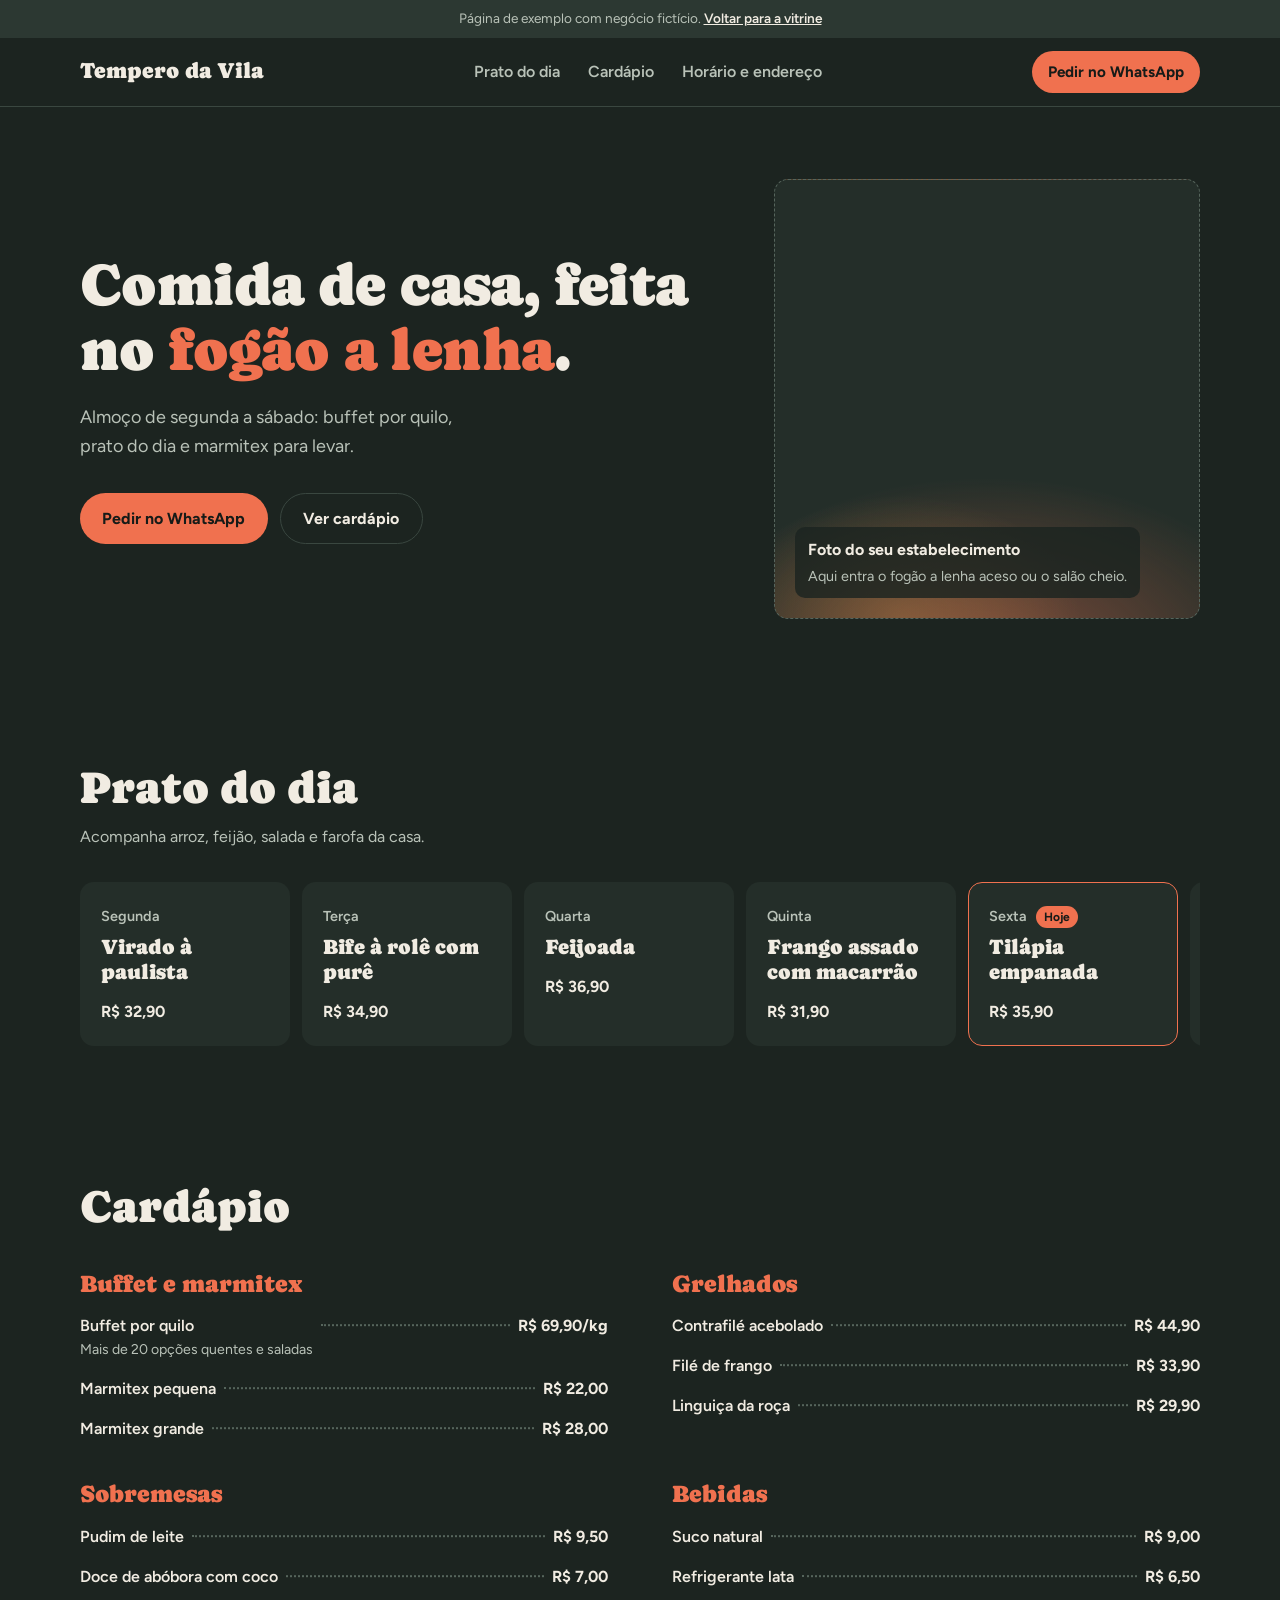
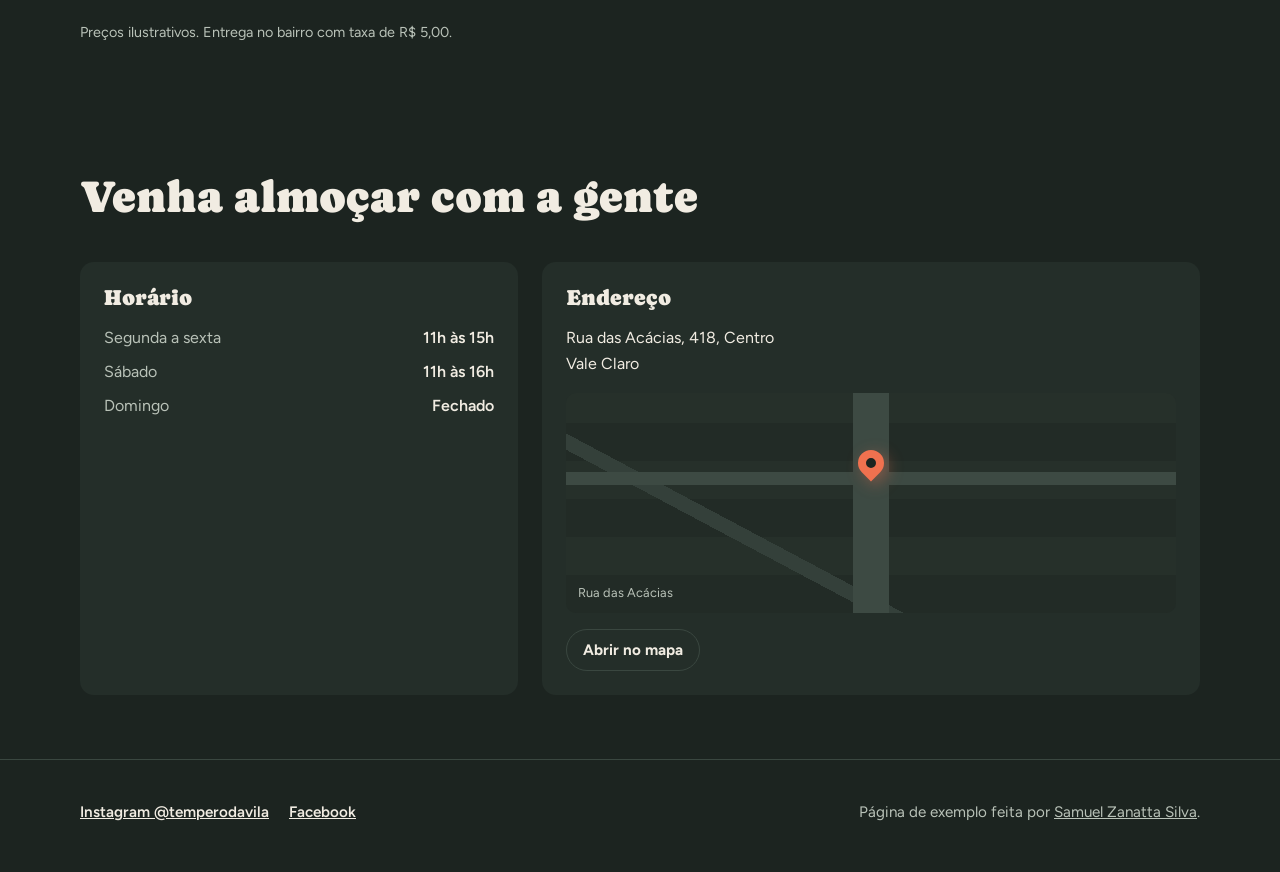
<file: exemplos/restaurante/index.html>
<!doctype html>
<html lang="pt-BR">
<head>
  <meta charset="utf-8">
  <meta name="viewport" content="width=device-width, initial-scale=1">
  <title>Tempero da Vila | Restaurante (página de exemplo)</title>
  <meta name="description" content="Comida caseira no fogão a lenha. Buffet por quilo, prato do dia e marmitex. Página de exemplo com negócio fictício.">
  <meta name="theme-color" content="#1c2420">

  <meta property="og:type" content="website">
  <meta property="og:locale" content="pt_BR">
  <meta property="og:title" content="Tempero da Vila | Comida caseira no fogão a lenha">
  <meta property="og:description" content="Buffet por quilo, prato do dia e marmitex. Página de exemplo com negócio fictício.">
  <meta property="og:url" content="https://zanatta97.github.io/landing-page/exemplos/restaurante/">
  <meta property="og:image" content="https://zanatta97.github.io/landing-page/exemplos/restaurante/og.png">
  <meta property="og:image:width" content="1200">
  <meta property="og:image:height" content="630">
  <meta name="twitter:card" content="summary_large_image">

  <link rel="icon" href="data:image/svg+xml,%3Csvg xmlns='http://www.w3.org/2000/svg' viewBox='0 0 32 32'%3E%3Crect width='32' height='32' rx='6' fill='%231c2420'/%3E%3Ccircle cx='16' cy='16' r='8' fill='%23f0714f'/%3E%3C/svg%3E">
  <link rel="preconnect" href="https://fonts.googleapis.com">
  <link rel="preconnect" href="https://fonts.gstatic.com" crossorigin>
  <link rel="stylesheet" href="https://fonts.googleapis.com/css2?family=Caprasimo&family=Figtree:wght@400;600;700&display=swap">

  <style>
    /* Identidade: restaurante caseiro, lousa escura + vermelho-tomate. Tema escuro fixo (marca). */
    :root {
      --bg: #1c2420;
      --surface: #242e29;
      --surface-2: #2c3832;
      --line: #3a4740;
      --text: #f1ece2;
      --muted: #b9c2b8;
      --accent: #f0714f;
      --on-accent: #161b18;
      --radius: 14px;
      --font-display: "Caprasimo", Georgia, serif;
      --font-body: "Figtree", system-ui, sans-serif;
    }

    *, *::before, *::after { box-sizing: border-box; }
    html { scroll-behavior: smooth; }
    body {
      margin: 0;
      background: var(--bg);
      color: var(--text);
      font: 400 1rem/1.6 var(--font-body);
      -webkit-font-smoothing: antialiased;
    }
    img { max-width: 100%; display: block; }
    a { color: inherit; }
    h1, h2, h3 { font-family: var(--font-display); font-weight: 400; line-height: 1.1; margin: 0; }
    p { margin: 0; }

    :focus-visible { outline: 3px solid var(--accent); outline-offset: 3px; border-radius: 4px; }

    .skip-link {
      position: absolute; left: 1rem; top: -4rem; z-index: 20;
      background: var(--accent); color: var(--on-accent); padding: .6rem 1rem; border-radius: 8px; font-weight: 700;
    }
    .skip-link:focus { top: 1rem; }
    /* Texto só para leitor de tela */
    .visually-hidden { position: absolute; width: 1px; height: 1px; padding: 0; margin: -1px; overflow: hidden; clip: rect(0 0 0 0); white-space: nowrap; border: 0; }

    .container { width: min(1120px, 100% - 2.5rem); margin-inline: auto; }

    /* Aviso de página de exemplo */
    .demo-bar {
      background: var(--surface-2); color: var(--muted); font-size: .85rem; text-align: center; padding: .5rem 1rem;
    }
    .demo-bar a { color: var(--text); font-weight: 600; }

    /* Cabeçalho */
    .site-header { border-bottom: 1px solid var(--line); }
    .site-header .container { display: flex; align-items: center; justify-content: space-between; gap: 1rem; min-height: 68px; }
    .brand { font-family: var(--font-display); font-size: 1.35rem; text-decoration: none; }
    .site-nav { display: none; gap: 1.75rem; }
    .site-nav a { text-decoration: none; color: var(--muted); font-weight: 600; }
    .site-nav a:hover { color: var(--text); }

    .btn {
      display: inline-flex; align-items: center; justify-content: center; gap: .5rem;
      min-height: 48px; padding: .75rem 1.4rem; border-radius: 999px;
      font-weight: 700; text-decoration: none; white-space: nowrap;
      transition: transform .2s cubic-bezier(.16, 1, .3, 1), background-color .2s;
    }
    .btn:active { transform: scale(.98); }
    .btn--primary { background: var(--accent); color: var(--on-accent); }
    .btn--primary:hover { background: #f5876a; }
    .btn--ghost { border: 1.5px solid var(--line); color: var(--text); }
    .btn--ghost:hover { border-color: var(--muted); }
    .btn--small { min-height: 42px; padding: .5rem 1rem; font-size: .95rem; }
    /* No celular o botão fixo substitui o do cabeçalho */
    .site-header .btn { display: none; }

    /* Hero */
    .hero { padding: 3rem 0 3.5rem; }
    .hero .container { display: grid; gap: 2.5rem; }
    .hero h1 { font-size: clamp(2.4rem, 8vw, 3.7rem); letter-spacing: -.01em; }
    .hero h1 em { font-style: normal; color: var(--accent); }
    .hero-text p { color: var(--muted); font-size: 1.125rem; max-width: 34ch; margin-top: 1.25rem; }
    .hero-actions { display: flex; flex-wrap: wrap; gap: .75rem; margin-top: 2rem; }

    /* Espaço reservado para foto real do cliente */
    .photo-slot {
      position: relative; overflow: hidden; border-radius: var(--radius);
      display: grid; place-items: end start; padding: 1.25rem;
      border: 1.5px dashed #56655c;
      background:
        radial-gradient(120% 70% at 50% 110%, rgba(240, 113, 79, .45), transparent 60%),
        radial-gradient(60% 40% at 30% 100%, rgba(242, 184, 75, .25), transparent 70%),
        var(--surface);
    }
    .photo-slot p { background: rgba(28, 36, 32, .82); border-radius: 10px; padding: .6rem .8rem; }
    .photo-slot strong { display: block; font-size: 1rem; }
    .photo-slot span { color: var(--muted); font-size: .9rem; }
    .hero .photo-slot { min-height: 300px; }

    /* Prato do dia */
    .section { padding: 4rem 0; }
    .section h2 { font-size: clamp(2rem, 5vw, 2.8rem); }
    .section-lead { color: var(--muted); margin-top: .75rem; max-width: 52ch; }

    .daily {
      list-style: none; padding: 0 0 .5rem; margin: 2rem 0 0;
      display: grid; grid-auto-flow: column; grid-auto-columns: minmax(210px, 1fr);
      gap: .75rem; overflow-x: auto; scroll-snap-type: x mandatory;
      overscroll-behavior-x: contain;
    }
    .daily li {
      scroll-snap-align: start; background: var(--surface); border-radius: var(--radius);
      padding: 1.25rem; border: 1.5px solid transparent;
    }
    .daily .day { color: var(--muted); font-weight: 600; font-size: .9rem; }
    .daily .dish { display: block; font-family: var(--font-display); font-size: 1.3rem; margin: .4rem 0 .9rem; line-height: 1.2; }
    .daily .price { font-weight: 700; }
    .daily li.is-today { border-color: var(--accent); }
    .daily .today-tag {
      display: none; margin-left: .4rem; background: var(--accent); color: var(--on-accent);
      font-size: .75rem; font-weight: 700; padding: .1rem .5rem; border-radius: 999px;
    }
    .daily li.is-today .today-tag { display: inline-block; }

    /* Cardápio com linha pontilhada até o preço */
    .menu { display: grid; gap: 2.5rem; margin-top: 2.5rem; }
    .menu h3 { font-size: 1.5rem; color: var(--accent); margin-bottom: 1rem; }
    .menu ul { list-style: none; margin: 0; padding: 0; display: grid; gap: .9rem; }
    .menu-item { display: flex; align-items: baseline; gap: .5rem; }
    .menu-item .name { font-weight: 600; }
    .menu-item .leader { flex: 1; border-bottom: 2px dotted #56655c; transform: translateY(-.3em); min-width: 1rem; }
    .menu-item .value { font-weight: 700; white-space: nowrap; }
    .menu-item small { display: block; color: var(--muted); font-size: .88rem; font-weight: 400; }
    .menu-note { color: var(--muted); font-size: .9rem; margin-top: 2rem; }

    /* Visite: horário + endereço */
    .visit { display: grid; gap: 1.5rem; margin-top: 2.5rem; }
    .panel { background: var(--surface); border-radius: var(--radius); padding: 1.5rem; }
    .panel h3 { font-size: 1.35rem; margin-bottom: 1rem; }
    .hours { margin: 0; display: grid; grid-template-columns: auto 1fr; gap: .5rem 1.5rem; }
    .hours dt { color: var(--muted); }
    .hours dd { margin: 0; font-weight: 600; text-align: right; }
    .address { font-style: normal; margin-bottom: 1rem; }

    .map {
      position: relative; height: 220px; border-radius: 10px; overflow: hidden; margin-bottom: 1rem;
      background:
        linear-gradient(90deg, transparent 47%, #3d4a43 47%, #3d4a43 53%, transparent 53%),
        linear-gradient(0deg, transparent 58%, #3d4a43 58%, #3d4a43 64%, transparent 64%),
        linear-gradient(28deg, transparent 30%, #34403a 30%, #34403a 33%, transparent 33%),
        repeating-linear-gradient(0deg, #222b26 0 38px, #26302a 38px 76px);
    }
    .map .pin {
      position: absolute; left: 50%; top: 38%; width: 26px; height: 26px; margin: -26px 0 0 -13px;
      background: var(--accent); border-radius: 50% 50% 50% 0; transform: rotate(-45deg);
      box-shadow: 0 6px 16px rgba(240, 113, 79, .4);
    }
    .map .pin::after { content: ""; position: absolute; inset: 8px; border-radius: 50%; background: var(--bg); }
    .map .street { position: absolute; left: .75rem; bottom: .6rem; font-size: .8rem; color: var(--muted); }

    /* Rodapé */
    .site-footer { border-top: 1px solid var(--line); padding: 2.5rem 0 6.5rem; color: var(--muted); font-size: .95rem; }
    .site-footer .container { display: grid; gap: 1.25rem; }
    .social { display: flex; flex-wrap: wrap; gap: 1.25rem; }
    .social a { color: var(--text); font-weight: 600; }

    /* Botão fixo de WhatsApp no celular */
    .float-cta {
      position: fixed; right: 1rem; bottom: 1rem; z-index: 10;
      box-shadow: 0 10px 30px rgba(10, 14, 12, .5);
    }

    @media (min-width: 768px) {
      .site-nav { display: flex; }
      .site-header .btn { display: inline-flex; }
      .hero { padding: 4.5rem 0 5rem; }
      .hero .container { grid-template-columns: 1.2fr .8fr; align-items: center; gap: 3.5rem; }
      .hero .photo-slot { min-height: 440px; }
      .menu { grid-template-columns: 1fr 1fr; column-gap: 4rem; }
      .visit { grid-template-columns: .8fr 1.2fr; }
      .site-footer .container { grid-template-columns: 1fr auto; align-items: center; }
      .float-cta { display: none; }
      .site-footer { padding-bottom: 3rem; }
    }

    @media (prefers-reduced-motion: no-preference) {
      .hero-text > * { animation: rise .7s cubic-bezier(.16, 1, .3, 1) both; }
      .hero-text > :nth-child(2) { animation-delay: .08s; }
      .hero-text > :nth-child(3) { animation-delay: .16s; }
      @keyframes rise { from { opacity: 0; transform: translateY(16px); } }
    }
    @media (prefers-reduced-motion: reduce) {
      html { scroll-behavior: auto; }
      .btn { transition: none; }
    }
  </style>
</head>
<body>
  <a class="skip-link" href="#conteudo">Pular para o conteúdo</a>

  <aside class="demo-bar" aria-label="Aviso">
    Página de exemplo com negócio fictício. <a href="../../index.html">Voltar para a vitrine</a>
  </aside>

  <header class="site-header">
    <div class="container">
      <a class="brand" href="#conteudo">Tempero da Vila</a>
      <nav class="site-nav" aria-label="Seções da página">
        <a href="#prato-do-dia">Prato do dia</a>
        <a href="#cardapio">Cardápio</a>
        <a href="#visite">Horário e endereço</a>
      </nav>
      <!-- Os botões de WhatsApp deste exemplo levam ao WhatsApp do Samuel. Em cliente real, use o número do cliente. -->
      <a class="btn btn--primary btn--small" href="https://wa.me/5551981505157?text=Ol%C3%A1!%20Vi%20o%20exemplo%20de%20restaurante%20e%20quero%20uma%20p%C3%A1gina%20assim." target="_blank" rel="noopener">Pedir no WhatsApp<span class="visually-hidden"> (abre em nova aba)</span></a>
    </div>
  </header>

  <main id="conteudo">
    <section class="hero" aria-labelledby="hero-title">
      <div class="container">
        <div class="hero-text">
          <h1 id="hero-title">Comida de casa, feita no <em>fogão a lenha</em>.</h1>
          <p>Almoço de segunda a sábado: buffet por quilo, prato do dia e marmitex para levar.</p>
          <div class="hero-actions">
            <a class="btn btn--primary" href="https://wa.me/5551981505157?text=Ol%C3%A1!%20Vi%20o%20exemplo%20de%20restaurante%20e%20quero%20uma%20p%C3%A1gina%20assim." target="_blank" rel="noopener">Pedir no WhatsApp<span class="visually-hidden"> (abre em nova aba)</span></a>
            <a class="btn btn--ghost" href="#cardapio">Ver cardápio</a>
          </div>
        </div>
        <div class="photo-slot">
          <p><strong>Foto do seu estabelecimento</strong><span>Aqui entra o fogão a lenha aceso ou o salão cheio.</span></p>
        </div>
      </div>
    </section>

    <section class="section" id="prato-do-dia" aria-labelledby="daily-title">
      <div class="container">
        <h2 id="daily-title">Prato do dia</h2>
        <p class="section-lead">Acompanha arroz, feijão, salada e farofa da casa.</p>
        <ul class="daily" tabindex="0" aria-label="Pratos da semana (role para os lados)">
          <li data-day="1"><span class="day">Segunda <span class="today-tag">Hoje</span></span><span class="dish">Virado à paulista</span><span class="price">R$ 32,90</span></li>
          <li data-day="2"><span class="day">Terça <span class="today-tag">Hoje</span></span><span class="dish">Bife à rolê com purê</span><span class="price">R$ 34,90</span></li>
          <li data-day="3"><span class="day">Quarta <span class="today-tag">Hoje</span></span><span class="dish">Feijoada</span><span class="price">R$ 36,90</span></li>
          <li data-day="4"><span class="day">Quinta <span class="today-tag">Hoje</span></span><span class="dish">Frango assado com macarrão</span><span class="price">R$ 31,90</span></li>
          <li data-day="5"><span class="day">Sexta <span class="today-tag">Hoje</span></span><span class="dish">Tilápia empanada</span><span class="price">R$ 35,90</span></li>
          <li data-day="6"><span class="day">Sábado <span class="today-tag">Hoje</span></span><span class="dish">Feijoada completa</span><span class="price">R$ 42,90</span></li>
        </ul>
      </div>
    </section>

    <section class="section" id="cardapio" aria-labelledby="menu-title">
      <div class="container">
        <h2 id="menu-title">Cardápio</h2>
        <div class="menu">
          <div>
            <h3>Buffet e marmitex</h3>
            <ul>
              <li class="menu-item"><span class="name">Buffet por quilo<small>Mais de 20 opções quentes e saladas</small></span><span class="leader" aria-hidden="true"></span><span class="value">R$ 69,90/kg</span></li>
              <li class="menu-item"><span class="name">Marmitex pequena</span><span class="leader" aria-hidden="true"></span><span class="value">R$ 22,00</span></li>
              <li class="menu-item"><span class="name">Marmitex grande</span><span class="leader" aria-hidden="true"></span><span class="value">R$ 28,00</span></li>
            </ul>
          </div>
          <div>
            <h3>Grelhados</h3>
            <ul>
              <li class="menu-item"><span class="name">Contrafilé acebolado</span><span class="leader" aria-hidden="true"></span><span class="value">R$ 44,90</span></li>
              <li class="menu-item"><span class="name">Filé de frango</span><span class="leader" aria-hidden="true"></span><span class="value">R$ 33,90</span></li>
              <li class="menu-item"><span class="name">Linguiça da roça</span><span class="leader" aria-hidden="true"></span><span class="value">R$ 29,90</span></li>
            </ul>
          </div>
          <div>
            <h3>Sobremesas</h3>
            <ul>
              <li class="menu-item"><span class="name">Pudim de leite</span><span class="leader" aria-hidden="true"></span><span class="value">R$ 9,50</span></li>
              <li class="menu-item"><span class="name">Doce de abóbora com coco</span><span class="leader" aria-hidden="true"></span><span class="value">R$ 7,00</span></li>
            </ul>
          </div>
          <div>
            <h3>Bebidas</h3>
            <ul>
              <li class="menu-item"><span class="name">Suco natural</span><span class="leader" aria-hidden="true"></span><span class="value">R$ 9,00</span></li>
              <li class="menu-item"><span class="name">Refrigerante lata</span><span class="leader" aria-hidden="true"></span><span class="value">R$ 6,50</span></li>
            </ul>
          </div>
        </div>
        <p class="menu-note">Preços ilustrativos. Entrega no bairro com taxa de R$ 5,00.</p>
      </div>
    </section>

    <section class="section" id="visite" aria-labelledby="visit-title">
      <div class="container">
        <h2 id="visit-title">Venha almoçar com a gente</h2>
        <div class="visit">
          <div class="panel">
            <h3>Horário</h3>
            <dl class="hours">
              <dt>Segunda a sexta</dt><dd>11h às 15h</dd>
              <dt>Sábado</dt><dd>11h às 16h</dd>
              <dt>Domingo</dt><dd>Fechado</dd>
            </dl>
          </div>
          <div class="panel">
            <h3>Endereço</h3>
            <address class="address">Rua das Acácias, 418, Centro<br>Vale Claro</address>
            <div class="map" role="img" aria-label="Mapa ilustrativo com a localização do restaurante na Rua das Acácias">
              <span class="pin"></span>
              <span class="street" aria-hidden="true">Rua das Acácias</span>
            </div>
            <!-- Em um cliente real: link do Google Maps do endereço verdadeiro -->
            <a class="btn btn--ghost btn--small" href="https://www.google.com/maps/search/?api=1&amp;query=Rua%20das%20Ac%C3%A1cias%20418%20Centro">Abrir no mapa</a>
          </div>
        </div>
      </div>
    </section>
  </main>

  <footer class="site-footer">
    <div class="container">
      <div class="social" aria-label="Redes sociais">
        <a href="https://www.instagram.com/" target="_blank" rel="noopener">Instagram @temperodavila<span class="visually-hidden"> (abre em nova aba)</span></a>
        <a href="https://www.facebook.com/" target="_blank" rel="noopener">Facebook<span class="visually-hidden"> (abre em nova aba)</span></a>
      </div>
      <p>Página de exemplo feita por <a href="../../index.html">Samuel Zanatta Silva</a>.</p>
    </div>
  </footer>

  <a class="btn btn--primary float-cta" href="https://wa.me/5551981505157?text=Ol%C3%A1!%20Vi%20o%20exemplo%20de%20restaurante%20e%20quero%20uma%20p%C3%A1gina%20assim." target="_blank" rel="noopener">Pedir no WhatsApp<span class="visually-hidden"> (abre em nova aba)</span></a>

  <script>
    // Destaca o prato do dia de hoje (0 = domingo, sem prato).
    (function () {
      var item = document.querySelector('.daily li[data-day="' + new Date().getDay() + '"]');
      if (item) item.classList.add('is-today');
    })();
  </script>
</body>
</html>
</file>
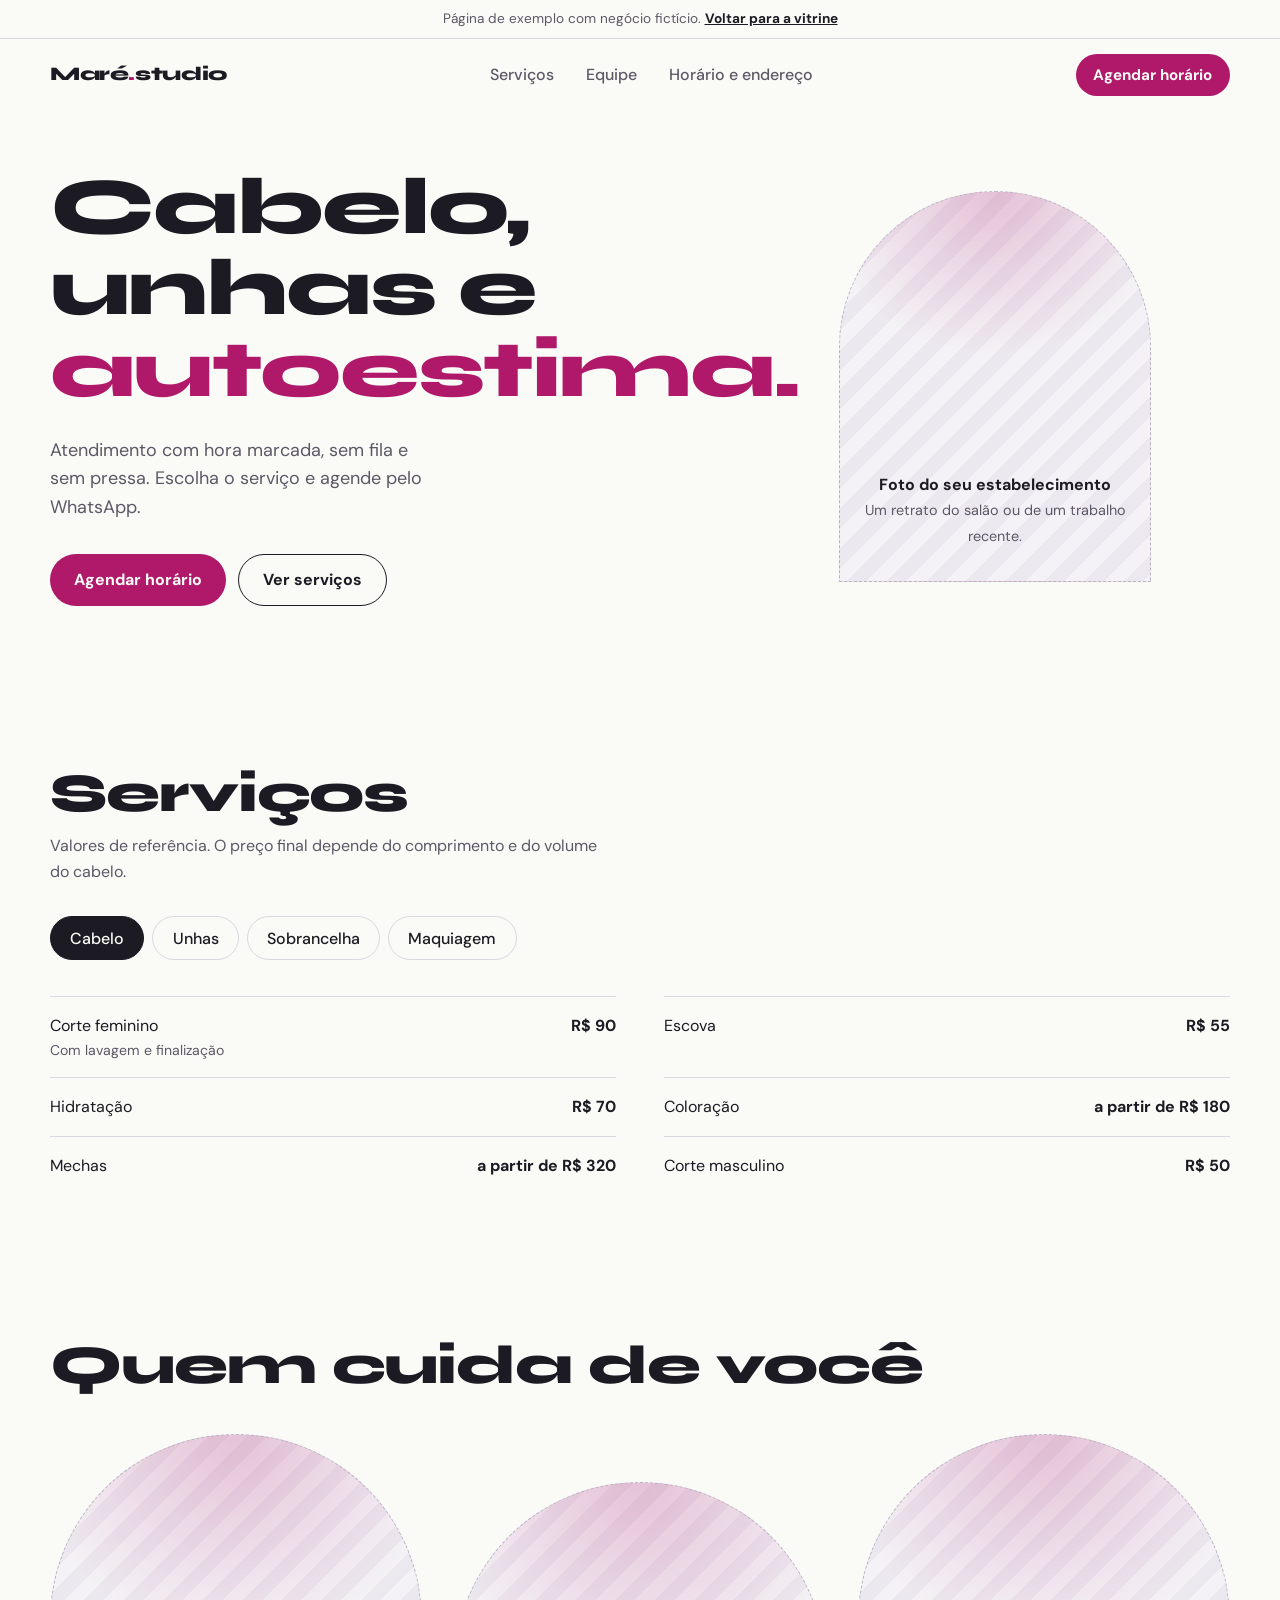
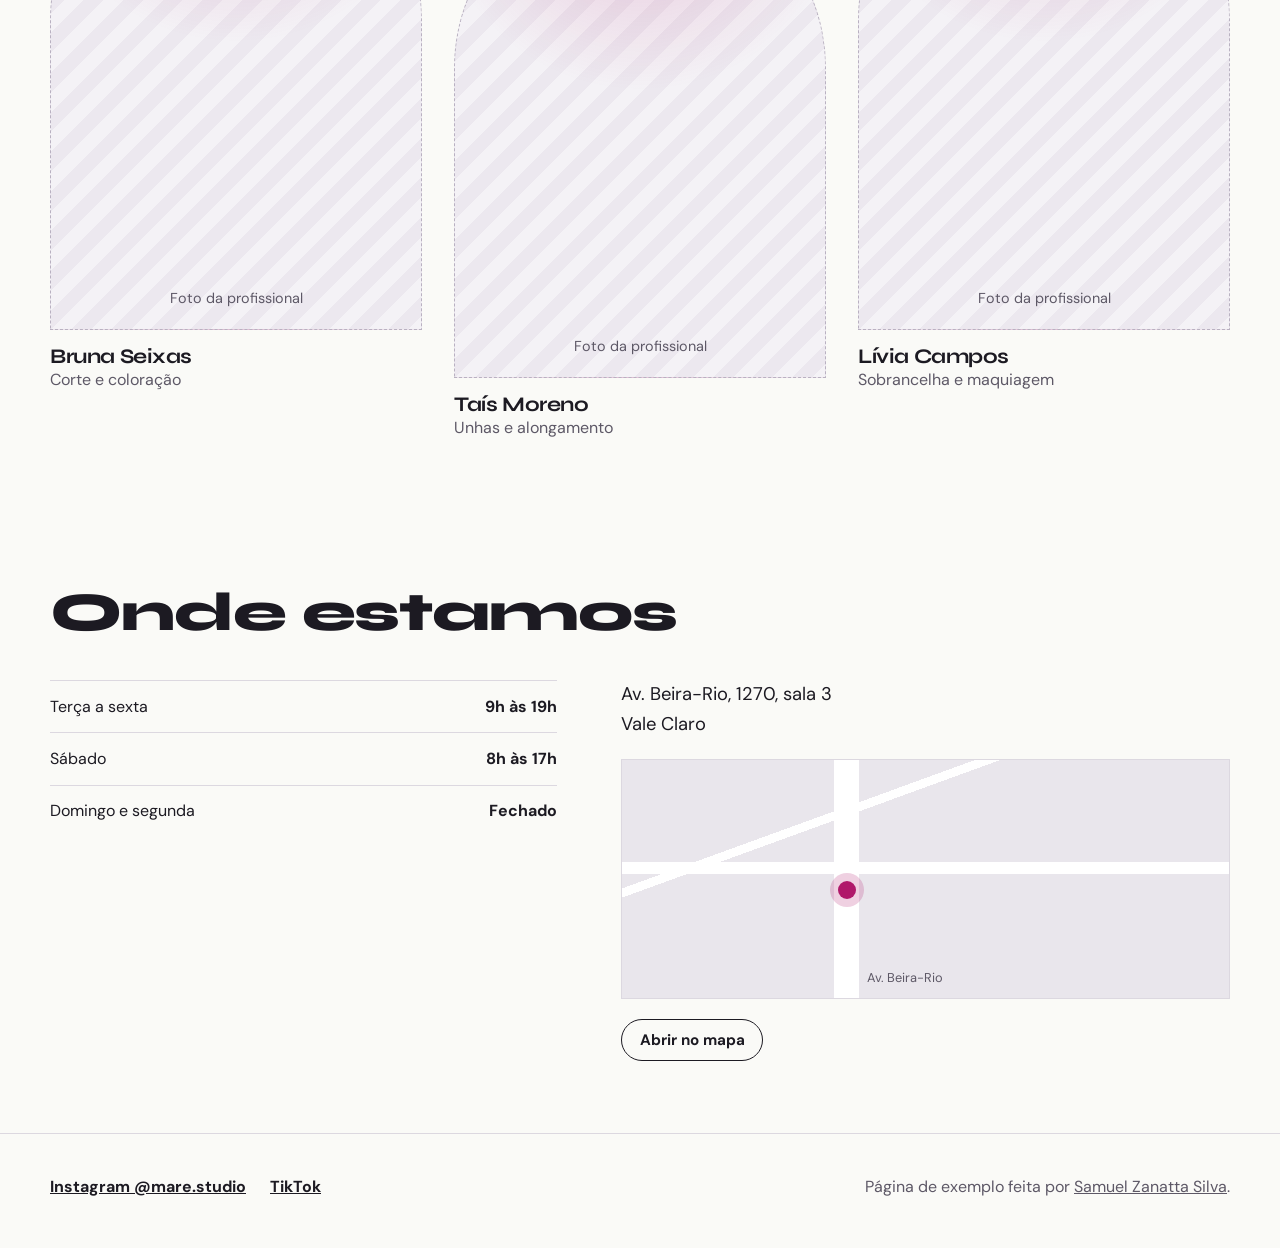
<file: exemplos/salao-de-beleza/index.html>
<!doctype html>
<html lang="pt-BR">
<head>
  <meta charset="utf-8">
  <meta name="viewport" content="width=device-width, initial-scale=1">
  <title>Maré Studio de Beleza | Salão (página de exemplo)</title>
  <meta name="description" content="Cabelo, unhas, sobrancelha e maquiagem com hora marcada. Página de exemplo com negócio fictício.">
  <meta name="theme-color" content="#fafaf7">

  <meta property="og:type" content="website">
  <meta property="og:locale" content="pt_BR">
  <meta property="og:title" content="Maré Studio de Beleza | Cabelo, unhas e maquiagem">
  <meta property="og:description" content="Atendimento com hora marcada. Veja os serviços e agende pelo WhatsApp. Página de exemplo com negócio fictício.">
  <meta property="og:url" content="https://zanatta97.github.io/landing-page/exemplos/salao-de-beleza/">
  <meta property="og:image" content="https://zanatta97.github.io/landing-page/exemplos/salao-de-beleza/og.png">
  <meta property="og:image:width" content="1200">
  <meta property="og:image:height" content="630">
  <meta name="twitter:card" content="summary_large_image">

  <link rel="icon" href="data:image/svg+xml,%3Csvg xmlns='http://www.w3.org/2000/svg' viewBox='0 0 32 32'%3E%3Crect width='32' height='32' rx='16' fill='%23b0186a'/%3E%3Ctext x='16' y='22' font-family='Arial' font-weight='700' font-size='16' text-anchor='middle' fill='%23fafaf7'%3EM%3C/text%3E%3C/svg%3E">
  <link rel="preconnect" href="https://fonts.googleapis.com">
  <link rel="preconnect" href="https://fonts.gstatic.com" crossorigin>
  <link rel="stylesheet" href="https://fonts.googleapis.com/css2?family=DM+Sans:opsz,wght@9..40,400;9..40,500;9..40,700&family=Syne:wght@600;800&display=swap">

  <style>
    /* Identidade: estúdio de beleza editorial, branco frio + magenta. Botões pílula, fotos em arco, superfícies retas. */
    :root {
      --bg: #fafaf7;
      --surface: #f0eef2;
      --line: #dcd8e0;
      --text: #1c1a22;
      --muted: #5d5866;
      --accent: #b0186a;
      --accent-hover: #951159;
      --on-accent: #fafaf7;
      --font-display: "Syne", "Arial Black", sans-serif;
      --font-body: "DM Sans", system-ui, sans-serif;
    }

    *, *::before, *::after { box-sizing: border-box; }
    html { scroll-behavior: smooth; }
    body { margin: 0; background: var(--bg); color: var(--text); font: 400 1rem/1.6 var(--font-body); -webkit-font-smoothing: antialiased; }
    a { color: inherit; }
    h1, h2, h3 { font-family: var(--font-display); line-height: 1.02; margin: 0; letter-spacing: -.02em; }
    p { margin: 0; }
    :focus-visible { outline: 3px solid var(--accent); outline-offset: 3px; }

    .skip-link { position: absolute; left: 1rem; top: -4rem; z-index: 20; background: var(--text); color: var(--bg); padding: .6rem 1rem; border-radius: 999px; font-weight: 700; }
    .skip-link:focus { top: 1rem; }
    /* Texto só para leitor de tela */
    .visually-hidden { position: absolute; width: 1px; height: 1px; padding: 0; margin: -1px; overflow: hidden; clip: rect(0 0 0 0); white-space: nowrap; border: 0; }

    .container { width: min(1180px, 100% - 2.5rem); margin-inline: auto; }

    .demo-bar { border-bottom: 1px solid var(--line); color: var(--muted); font-size: .85rem; text-align: center; padding: .5rem 1rem; }
    .demo-bar a { color: var(--text); font-weight: 700; }

    .site-header .container { display: flex; align-items: center; justify-content: space-between; gap: 1rem; min-height: 72px; }
    .brand { font-family: var(--font-display); font-weight: 800; font-size: 1.2rem; text-decoration: none; letter-spacing: -.02em; }
    .brand span { color: var(--accent); }
    .site-nav { display: none; gap: 2rem; }
    .site-nav a { text-decoration: none; font-weight: 500; color: var(--muted); }
    .site-nav a:hover { color: var(--text); }

    .btn {
      display: inline-flex; align-items: center; justify-content: center; min-height: 48px; padding: .75rem 1.5rem;
      border-radius: 999px; font-weight: 700; text-decoration: none; white-space: nowrap;
      transition: transform .25s cubic-bezier(.16, 1, .3, 1), background-color .2s, color .2s;
    }
    .btn:active { transform: scale(.98); }
    .btn--primary { background: var(--accent); color: var(--on-accent); }
    .btn--primary:hover { background: var(--accent-hover); }
    .btn--outline { border: 1.5px solid var(--text); }
    .btn--outline:hover { background: var(--text); color: var(--bg); }
    .btn--small { min-height: 42px; padding: .5rem 1.1rem; font-size: .95rem; }

    /* Hero assimétrico com foto em arco */
    .hero { padding: 2.5rem 0 4rem; }
    .hero .container { display: grid; gap: 2.5rem; }
    .hero h1 { font-size: clamp(1.75rem, 9vw, 5rem); font-weight: 800; }
    .hero h1 span { display: block; color: var(--accent); }
    .hero-copy p { font-size: 1.125rem; color: var(--muted); max-width: 32ch; margin-top: 1.5rem; }
    .hero-actions { display: flex; flex-wrap: wrap; gap: .75rem; margin-top: 2rem; }

    .arch {
      position: relative; border-radius: 999px 999px 0 0; overflow: hidden;
      aspect-ratio: 4 / 5; display: grid; place-items: end center; padding: 2rem 1.5rem; text-align: center;
      background:
        radial-gradient(80% 60% at 50% 0%, rgba(176, 24, 106, .22), transparent 70%),
        repeating-linear-gradient(135deg, #ece8ef 0 14px, #f4f2f6 14px 28px);
      border: 1.5px dashed #b9b1c1;
    }
    .arch strong { display: block; font-weight: 700; }
    .arch span { color: var(--muted); font-size: .9rem; }
    .hero .arch { width: min(100%, 300px); justify-self: center; }

    /* Serviços com abas */
    .section { padding: 4.5rem 0; }
    .section h2 { font-size: clamp(2.1rem, 6vw, 3.4rem); font-weight: 800; }
    .section-lead { color: var(--muted); margin-top: .75rem; max-width: 50ch; }

    .tabs { display: flex; gap: .5rem; overflow-x: auto; margin: 2rem 0 0; padding-bottom: .25rem; }
    .tab {
      flex: none; font: 500 1rem var(--font-body); color: var(--text); background: transparent;
      border: 1.5px solid var(--line); border-radius: 999px; padding: .6rem 1.2rem; min-height: 44px; cursor: pointer;
    }
    .tab:hover { border-color: var(--text); }
    .tab[aria-selected="true"] { background: var(--text); border-color: var(--text); color: var(--bg); }

    .panel { margin-top: 2rem; }
    .panel h3 { font-size: 1.4rem; margin-bottom: 1rem; }
    .js .panel h3 { position: absolute; width: 1px; height: 1px; overflow: hidden; clip: rect(0 0 0 0); }
    .services { list-style: none; margin: 0; padding: 0; display: grid; gap: 0 3rem; }
    .services li { display: flex; justify-content: space-between; gap: 1rem; padding: 1rem 0; border-top: 1px solid var(--line); }
    .services li span:last-child { font-weight: 700; white-space: nowrap; }
    .services small { display: block; color: var(--muted); font-size: .88rem; }

    /* Equipe */
    .team { list-style: none; margin: 2.5rem 0 0; padding: 0; display: grid; gap: 2rem; }
    /* No celular: foto pequena ao lado do nome */
    .team li { display: grid; grid-template-columns: 110px 1fr; gap: 1.25rem; align-items: center; }
    .team .arch { aspect-ratio: 3 / 4; padding: .75rem; font-size: .8rem; line-height: 1.3; }
    .team h3 { font-size: 1.3rem; }
    .team p { color: var(--muted); }

    /* Horário e endereço */
    .visit { display: grid; gap: 3rem; margin-top: 2.5rem; }
    .hours { margin: 0; display: grid; grid-template-columns: 1fr auto; align-content: start; }
    .hours dt, .hours dd { padding: .8rem 0; border-top: 1px solid var(--line); margin: 0; }
    .hours dd { font-weight: 700; text-align: right; }
    .address { font-style: normal; font-size: 1.15rem; margin-bottom: 1.25rem; }
    .map {
      position: relative; height: 240px; margin-bottom: 1.25rem; border: 1px solid var(--line);
      background:
        linear-gradient(90deg, transparent 35%, #ffffff 35%, #ffffff 39%, transparent 39%),
        linear-gradient(0deg, transparent 52%, #ffffff 52%, #ffffff 57%, transparent 57%),
        linear-gradient(-20deg, transparent 70%, #ffffff 70%, #ffffff 72%, transparent 72%),
        #e9e6ec;
    }
    .map .pin { position: absolute; left: 37%; top: 54.5%; width: 18px; height: 18px; margin: -9px 0 0 -9px; border-radius: 50%; background: var(--accent); box-shadow: 0 0 0 8px rgba(176, 24, 106, .2); }
    .map .street { position: absolute; left: 39%; bottom: .6rem; padding-left: .5rem; font-size: .8rem; color: var(--muted); }

    .site-footer { border-top: 1px solid var(--line); padding: 2.5rem 0 3rem; color: var(--muted); }
    .site-footer .container { display: grid; gap: 1.25rem; }
    .social { display: flex; flex-wrap: wrap; gap: 1.5rem; }
    .social a { color: var(--text); font-weight: 700; }

    @media (min-width: 768px) {
      .site-nav { display: flex; }
      .hero { padding: 3.5rem 0 5.5rem; }
      .hero .container { grid-template-columns: 1.2fr .8fr; align-items: center; }
      .services { grid-template-columns: 1fr 1fr; }
      .hero .arch { width: 100%; max-width: 420px; justify-self: end; }
      .team { grid-template-columns: repeat(3, 1fr); }
      .team li { display: block; }
      .team .arch { padding: 1.25rem; font-size: 1rem; }
      .team h3 { margin-top: 1rem; }
      .team li:nth-child(2) { margin-top: 3rem; }
      .visit { grid-template-columns: 1fr 1.2fr; gap: 4rem; }
      .site-footer .container { grid-template-columns: 1fr auto; align-items: center; }
    }

    /* Telas muito estreitas: o mesmo botão já aparece logo abaixo, no topo da página */
    @media (max-width: 359px) { .site-header .btn { display: none; } }

    @media (prefers-reduced-motion: no-preference) {
      .hero h1, .hero-copy p, .hero-actions { animation: slide .8s cubic-bezier(.16, 1, .3, 1) both; }
      .hero-copy p { animation-delay: .1s; }
      .hero-actions { animation-delay: .18s; }
      .hero .arch { animation: grow 1s cubic-bezier(.16, 1, .3, 1) both; transform-origin: bottom; }
      @keyframes slide { from { opacity: 0; transform: translateX(-18px); } }
      @keyframes grow { from { opacity: 0; transform: scaleY(.92); } }
      .panel[data-active] { animation: fade .35s ease both; }
      @keyframes fade { from { opacity: 0; transform: translateY(6px); } }
    }
    @media (prefers-reduced-motion: reduce) {
      html { scroll-behavior: auto; }
      .btn { transition: none; }
    }
  </style>
</head>
<body>
  <a class="skip-link" href="#conteudo">Pular para o conteúdo</a>

  <aside class="demo-bar" aria-label="Aviso">
    Página de exemplo com negócio fictício. <a href="../../index.html">Voltar para a vitrine</a>
  </aside>

  <header class="site-header">
    <div class="container">
      <a class="brand" href="#conteudo">Maré<span>.</span>studio</a>
      <nav class="site-nav" aria-label="Seções da página">
        <a href="#servicos">Serviços</a>
        <a href="#equipe">Equipe</a>
        <a href="#visite">Horário e endereço</a>
      </nav>
      <!-- Os botões de WhatsApp deste exemplo levam ao WhatsApp do Samuel. Em cliente real, use o número do cliente. -->
      <a class="btn btn--primary btn--small" href="https://wa.me/5551981505157?text=Ol%C3%A1!%20Vi%20o%20exemplo%20de%20sal%C3%A3o%20de%20beleza%20e%20quero%20uma%20p%C3%A1gina%20assim." target="_blank" rel="noopener">Agendar horário<span class="visually-hidden"> (abre em nova aba)</span></a>
    </div>
  </header>

  <main id="conteudo">
    <section class="hero" aria-labelledby="hero-title">
      <div class="container">
        <div class="hero-copy">
          <h1 id="hero-title">Cabelo, unhas e <span>autoestima.</span></h1>
          <p>Atendimento com hora marcada, sem fila e sem pressa. Escolha o serviço e agende pelo WhatsApp.</p>
          <div class="hero-actions">
            <a class="btn btn--primary" href="https://wa.me/5551981505157?text=Ol%C3%A1!%20Vi%20o%20exemplo%20de%20sal%C3%A3o%20de%20beleza%20e%20quero%20uma%20p%C3%A1gina%20assim." target="_blank" rel="noopener">Agendar horário<span class="visually-hidden"> (abre em nova aba)</span></a>
            <a class="btn btn--outline" href="#servicos">Ver serviços</a>
          </div>
        </div>
        <div class="arch">
          <p><strong>Foto do seu estabelecimento</strong><span>Um retrato do salão ou de um trabalho recente.</span></p>
        </div>
      </div>
    </section>

    <section class="section" id="servicos" aria-labelledby="services-title">
      <div class="container">
        <h2 id="services-title">Serviços</h2>
        <p class="section-lead">Valores de referência. O preço final depende do comprimento e do volume do cabelo.</p>

        <div class="tabs" role="tablist" aria-label="Categorias de serviço" hidden>
          <button class="tab" role="tab" id="tab-hair" aria-controls="panel-hair" aria-selected="true">Cabelo</button>
          <button class="tab" role="tab" id="tab-nails" aria-controls="panel-nails" aria-selected="false" tabindex="-1">Unhas</button>
          <button class="tab" role="tab" id="tab-brows" aria-controls="panel-brows" aria-selected="false" tabindex="-1">Sobrancelha</button>
          <button class="tab" role="tab" id="tab-makeup" aria-controls="panel-makeup" aria-selected="false" tabindex="-1">Maquiagem</button>
        </div>

        <div class="panel" id="panel-hair" role="tabpanel" tabindex="0" aria-labelledby="tab-hair">
          <h3>Cabelo</h3>
          <ul class="services">
            <li><span>Corte feminino<small>Com lavagem e finalização</small></span><span>R$ 90</span></li>
            <li><span>Escova</span><span>R$ 55</span></li>
            <li><span>Hidratação</span><span>R$ 70</span></li>
            <li><span>Coloração</span><span>a partir de R$ 180</span></li>
            <li><span>Mechas</span><span>a partir de R$ 320</span></li>
            <li><span>Corte masculino</span><span>R$ 50</span></li>
          </ul>
        </div>
        <div class="panel" id="panel-nails" role="tabpanel" tabindex="0" aria-labelledby="tab-nails">
          <h3>Unhas</h3>
          <ul class="services">
            <li><span>Mão</span><span>R$ 30</span></li>
            <li><span>Pé</span><span>R$ 35</span></li>
            <li><span>Mão e pé</span><span>R$ 60</span></li>
            <li><span>Alongamento em gel<small>Manutenção a cada 21 dias</small></span><span>R$ 160</span></li>
          </ul>
        </div>
        <div class="panel" id="panel-brows" role="tabpanel" tabindex="0" aria-labelledby="tab-brows">
          <h3>Sobrancelha</h3>
          <ul class="services">
            <li><span>Design</span><span>R$ 40</span></li>
            <li><span>Design com henna</span><span>R$ 55</span></li>
            <li><span>Buço</span><span>R$ 20</span></li>
          </ul>
        </div>
        <div class="panel" id="panel-makeup" role="tabpanel" tabindex="0" aria-labelledby="tab-makeup">
          <h3>Maquiagem</h3>
          <ul class="services">
            <li><span>Maquiagem social</span><span>R$ 150</span></li>
            <li><span>Noiva<small>Com teste prévio</small></span><span>sob consulta</span></li>
          </ul>
        </div>
      </div>
    </section>

    <section class="section" id="equipe" aria-labelledby="team-title">
      <div class="container">
        <h2 id="team-title">Quem cuida de você</h2>
        <ul class="team">
          <li>
            <div class="arch"><p><span>Foto da profissional</span></p></div>
            <h3>Bruna Seixas</h3>
            <p>Corte e coloração</p>
          </li>
          <li>
            <div class="arch"><p><span>Foto da profissional</span></p></div>
            <h3>Taís Moreno</h3>
            <p>Unhas e alongamento</p>
          </li>
          <li>
            <div class="arch"><p><span>Foto da profissional</span></p></div>
            <h3>Lívia Campos</h3>
            <p>Sobrancelha e maquiagem</p>
          </li>
        </ul>
      </div>
    </section>

    <section class="section" id="visite" aria-labelledby="visit-title">
      <div class="container">
        <h2 id="visit-title">Onde estamos</h2>
        <div class="visit">
          <dl class="hours">
            <dt>Terça a sexta</dt><dd>9h às 19h</dd>
            <dt>Sábado</dt><dd>8h às 17h</dd>
            <dt>Domingo e segunda</dt><dd>Fechado</dd>
          </dl>
          <div>
            <address class="address">Av. Beira-Rio, 1270, sala 3<br>Vale Claro</address>
            <div class="map" role="img" aria-label="Mapa ilustrativo com a localização do salão na Avenida Beira-Rio">
              <span class="pin"></span>
              <span class="street" aria-hidden="true">Av. Beira-Rio</span>
            </div>
            <!-- Em um cliente real: link do Google Maps do endereço verdadeiro -->
            <a class="btn btn--outline btn--small" href="https://www.google.com/maps/search/?api=1&amp;query=Av.%20Beira-Rio%201270">Abrir no mapa</a>
          </div>
        </div>
      </div>
    </section>
  </main>

  <footer class="site-footer">
    <div class="container">
      <div class="social" aria-label="Redes sociais">
        <a href="https://www.instagram.com/" target="_blank" rel="noopener">Instagram @mare.studio<span class="visually-hidden"> (abre em nova aba)</span></a>
        <a href="https://www.tiktok.com/" target="_blank" rel="noopener">TikTok<span class="visually-hidden"> (abre em nova aba)</span></a>
      </div>
      <p>Página de exemplo feita por <a href="../../index.html">Samuel Zanatta Silva</a>.</p>
    </div>
  </footer>

  <script>
    // Abas acessíveis: sem JS todas as categorias ficam visíveis.
    (function () {
      var tablist = document.querySelector('[role="tablist"]');
      var tabs = Array.prototype.slice.call(tablist.querySelectorAll('[role="tab"]'));
      document.documentElement.classList.add('js');
      tablist.hidden = false;

      function select(tab, focus) {
        tabs.forEach(function (t) {
          var active = t === tab;
          var panel = document.getElementById(t.getAttribute('aria-controls'));
          t.setAttribute('aria-selected', active);
          t.tabIndex = active ? 0 : -1;
          panel.hidden = !active;
          if (active) panel.setAttribute('data-active', ''); else panel.removeAttribute('data-active');
        });
        if (focus) tab.focus();
      }

      tabs.forEach(function (tab, i) {
        tab.addEventListener('click', function () { select(tab, false); });
        tab.addEventListener('keydown', function (e) {
          var next = null;
          if (e.key === 'ArrowRight') next = tabs[(i + 1) % tabs.length];
          if (e.key === 'ArrowLeft') next = tabs[(i - 1 + tabs.length) % tabs.length];
          if (e.key === 'Home') next = tabs[0];
          if (e.key === 'End') next = tabs[tabs.length - 1];
          if (next) { e.preventDefault(); select(next, true); }
        });
      });

      select(tabs[0], false);
    })();
  </script>
</body>
</html>
</file>
<file: assets/css/style.css>
/*
  Vitrine: estilos da página inicial.
  As páginas de exemplo NÃO usam este arquivo: cada uma tem o próprio CSS.
  Tema: claro/escuro automático (prefers-color-scheme), acento único azul-cobalto.
  Raio: botões em pílula, superfícies 20px, imagens de celular 28px.
*/

:root {
  --bg: #f4f5f7;
  --surface: #ffffff;
  --surface-2: #e9ebf0;
  --line: #d9dce3;
  --text: #15171c;
  --muted: #50555f;
  --accent: #2443c9;
  --accent-hover: #1b35a6;
  --on-accent: #ffffff;
  --accent-soft: #e2e7fb;
  --phone-frame: #15171c;
  --shadow: 0 24px 60px -24px rgba(21, 23, 28, .35);
  --radius: 20px;
  --font-display: "Bricolage Grotesque", system-ui, sans-serif;
  --font-body: "Geist", system-ui, sans-serif;
  color-scheme: light dark;
}

@media (prefers-color-scheme: dark) {
  :root {
    --bg: #111318;
    --surface: #1a1d24;
    --surface-2: #232731;
    --line: #2e333e;
    --text: #eceef2;
    --muted: #a3a9b5;
    --accent: #8ea2ff;
    --accent-hover: #a9b8ff;
    --on-accent: #111318;
    --accent-soft: #232a45;
    --phone-frame: #2e333e;
    --shadow: 0 24px 60px -24px rgba(0, 0, 0, .7);
  }
}

*, *::before, *::after { box-sizing: border-box; }
html { scroll-behavior: smooth; }
body {
  margin: 0;
  background: var(--bg);
  color: var(--text);
  font: 400 1.0625rem/1.6 var(--font-body);
  -webkit-font-smoothing: antialiased;
}
img { max-width: 100%; height: auto; display: block; }
a { color: inherit; }
h1, h2, h3 { font-family: var(--font-display); margin: 0; line-height: 1.05; letter-spacing: -.025em; font-weight: 700; }
p { margin: 0; }

:focus-visible { outline: 3px solid var(--accent); outline-offset: 3px; border-radius: 6px; }

.skip-link {
  position: absolute; left: 1rem; top: -4rem; z-index: 30;
  background: var(--accent); color: var(--on-accent); padding: .6rem 1rem; border-radius: 999px; font-weight: 600;
}
.skip-link:focus { top: 1rem; }

/* Texto só para leitor de tela */
.visually-hidden { position: absolute; width: 1px; height: 1px; padding: 0; margin: -1px; overflow: hidden; clip: rect(0 0 0 0); white-space: nowrap; border: 0; }

.container { width: min(1200px, 100% - 2.5rem); margin-inline: auto; }

/* Botões */
.btn {
  display: inline-flex; align-items: center; justify-content: center; gap: .5rem;
  min-height: 50px; padding: .8rem 1.5rem; border-radius: 999px;
  font-weight: 600; text-decoration: none; white-space: nowrap;
  transition: transform .25s cubic-bezier(.16, 1, .3, 1), background-color .2s, border-color .2s;
}
.btn:hover { transform: translateY(-2px); }
.btn:active { transform: translateY(0) scale(.98); }
.btn--primary { background: var(--accent); color: var(--on-accent); }
.btn--primary:hover { background: var(--accent-hover); }
.btn--ghost { border: 1.5px solid var(--line); }
.btn--ghost:hover { border-color: var(--text); }
.btn--small { min-height: 42px; padding: .5rem 1.1rem; font-size: .95rem; }

/* Cabeçalho */
.site-header { position: sticky; top: 0; z-index: 20; background: color-mix(in srgb, var(--bg) 88%, transparent); backdrop-filter: blur(12px); -webkit-backdrop-filter: blur(12px); border-bottom: 1px solid var(--line); }
.site-header .container { display: flex; align-items: center; justify-content: space-between; gap: 1rem; min-height: 68px; }
.brand { display: inline-flex; align-items: center; gap: .6rem; font-family: var(--font-display); font-weight: 700; font-size: 1.2rem; text-decoration: none; letter-spacing: -.02em; white-space: nowrap; }
.brand-mark { width: 30px; height: 30px; flex: none; }
.site-nav { display: none; gap: 2rem; }
.site-nav a { text-decoration: none; color: var(--muted); font-weight: 500; white-space: nowrap; }
.site-nav a:hover { color: var(--text); }

@supports not (background: color-mix(in srgb, red 50%, transparent)) {
  .site-header { background: var(--bg); }
}

/* Hero */
.hero { padding: 2.5rem 0 3.5rem; overflow: hidden; }
.hero .container { display: grid; gap: 3rem; align-items: center; }
.hero h1 { font-size: clamp(2.4rem, 9vw, 4.25rem); max-width: 13ch; }
.hero h1 em { font-style: normal; color: var(--accent); }
.hero-copy p { font-size: 1.15rem; color: var(--muted); max-width: 38ch; margin-top: 1.25rem; }
.hero-actions { display: flex; flex-wrap: wrap; gap: .75rem; margin-top: 2rem; }

/* Celulares com captura real das páginas de exemplo */
.phone {
  border: 8px solid var(--phone-frame); border-radius: 34px; overflow: hidden;
  background: var(--phone-frame); box-shadow: var(--shadow);
}
.phone img { border-radius: 26px; aspect-ratio: 390 / 844; object-fit: cover; object-position: top; width: 100%; }

.hero-phones { position: relative; height: 470px; max-width: 420px; width: 100%; margin-inline: auto; }
.hero-phones .phone { position: absolute; width: 210px; }
.hero-phones .phone:nth-child(1) { left: 0; top: 30px; transform: rotate(-6deg); }
.hero-phones .phone:nth-child(2) { right: 0; top: 0; transform: rotate(5deg); z-index: 1; }

/* Seções */
.section { padding: 4.5rem 0; }
[id] { scroll-margin-top: 84px; }
.section h2 { font-size: clamp(2rem, 6vw, 3.25rem); max-width: 20ch; }
.section-lead { color: var(--muted); margin-top: 1rem; max-width: 52ch; font-size: 1.1rem; }

/* O que vem na página: mosaico */
.bento { list-style: none; margin: 2.5rem 0 0; padding: 0; display: grid; gap: 1rem; }
.bento > li { background: var(--surface); border: 1px solid var(--line); border-radius: var(--radius); padding: 1.75rem; display: grid; gap: .6rem; align-content: start; }
.bento h3 { font-size: 1.4rem; }
.bento p { color: var(--muted); }
.bento .is-accent { background: var(--accent); border-color: var(--accent); color: var(--on-accent); }
.bento .is-accent p { color: var(--on-accent); opacity: .9; }
.bento .is-soft { background: var(--accent-soft); border-color: transparent; }
.mini-map {
  align-self: end; margin-top: .5rem; height: 120px; border-radius: 14px; position: relative;
  background:
    linear-gradient(90deg, transparent 46%, var(--surface) 46% 52%, transparent 52%),
    linear-gradient(0deg, transparent 38%, var(--surface) 38% 45%, transparent 45%),
    color-mix(in srgb, var(--accent) 12%, var(--accent-soft));
}
.mini-map::after {
  content: ""; position: absolute; left: 49%; top: 58%; width: 18px; height: 18px; margin: -9px 0 0 -9px;
  border-radius: 50%; background: var(--accent); border: 4px solid var(--surface);
}
.bento .b-map { align-content: stretch; grid-template-rows: auto auto 1fr; }
.bento .is-pattern {
  background:
    radial-gradient(circle at 1px 1px, var(--line) 1.5px, transparent 0) 0 0 / 18px 18px,
    var(--surface);
}

/* Prévia do link no WhatsApp: componente real com a og-image */
.chat { margin-top: 1rem; background: var(--surface-2); border-radius: 16px; padding: 1rem; }
.bubble { max-width: 330px; margin-left: auto; background: #d9fdd3; color: #111b21; border-radius: 12px 4px 12px 12px; padding: .35rem; font-size: .9rem; }
.bubble .preview { background: #c6ecbf; border-radius: 8px; overflow: hidden; }
.bubble .preview img { aspect-ratio: 1200 / 630; object-fit: cover; width: 100%; }
.bubble .preview div { padding: .5rem .65rem .6rem; }
.bubble .preview strong { display: block; font-size: .9rem; line-height: 1.3; }
.bubble .preview span { display: block; color: #3b4a54; font-size: .8rem; line-height: 1.35; }
.bubble .link { padding: .4rem .4rem .1rem; color: #016a99; word-break: break-all; }
@media (prefers-color-scheme: dark) {
  .bubble { background: #005c4b; color: #e9edef; }
  .bubble .preview { background: #025144; }
  .bubble .preview span { color: #c3d0d6; }
  .bubble .link { color: #7fd4f5; }
}

/* Galeria de exemplos */
.gallery { list-style: none; margin: 2.5rem 0 0; padding: 0; display: grid; grid-template-columns: 1fr 1fr; gap: 2rem 1rem; }
.gallery a { display: grid; gap: .9rem; text-decoration: none; }
.gallery .phone { border-width: 6px; border-radius: 26px; transition: transform .35s cubic-bezier(.16, 1, .3, 1); }
.gallery .phone img { border-radius: 20px; }
.gallery a:hover .phone { transform: translateY(-6px); }
.gallery strong { display: block; font-family: var(--font-display); font-size: 1.15rem; letter-spacing: -.01em; }
.gallery span { color: var(--muted); font-size: .95rem; }

/* Como funciona */
.steps { list-style: none; margin: 2.5rem 0 0; padding: 0; display: grid; gap: 2rem; }
.steps li { border-top: 2px solid var(--text); padding-top: 1.25rem; }
.steps h3 { font-size: 1.6rem; }
.steps p { color: var(--muted); margin-top: .5rem; max-width: 36ch; }

/* Perguntas frequentes */
.faq { margin-top: 2rem; max-width: 760px; }
.faq details { border-bottom: 1px solid var(--line); }
.faq summary {
  cursor: pointer; list-style: none; padding: 1.25rem 0; font-weight: 600; font-size: 1.1rem;
  display: flex; justify-content: space-between; gap: 1rem; align-items: center;
}
.faq summary::-webkit-details-marker { display: none; }
.faq summary::after { content: "+"; font-family: var(--font-display); font-size: 1.6rem; line-height: 1; color: var(--accent); transition: transform .25s; }
.faq details[open] summary::after { transform: rotate(45deg); }
.faq details p { color: var(--muted); padding: 0 0 1.25rem; max-width: 62ch; }

/* Chamada final */
.contact { background: var(--accent-soft); border-radius: 28px; padding: 3rem 1.5rem; display: grid; gap: 1.5rem; justify-items: start; }
.contact h2 { max-width: 16ch; }
.contact p { color: var(--muted); max-width: 44ch; }

/* Rodapé */
.site-footer { padding: 2.5rem 0 3rem; color: var(--muted); font-size: .95rem; }
.site-footer .container { display: grid; gap: .75rem; }

@media (min-width: 640px) {
  .gallery { grid-template-columns: repeat(3, 1fr); gap: 2.5rem 1.5rem; }
  .gallery li:nth-child(3n + 2) { transform: translateY(2.5rem); }
  .gallery { padding-bottom: 2.5rem; }
}

@media (min-width: 768px) {
  .hero { padding: 4rem 0 5rem; }
  .hero .container { grid-template-columns: 1.15fr .85fr; gap: 3rem; }
  .hero-phones { height: 560px; }
  .hero-phones .phone { width: 250px; }
  .bento { grid-template-columns: repeat(6, 1fr); }
  .bento .b-whats { grid-column: span 3; }
  .bento .b-menu { grid-column: span 3; }
  .bento .b-preview { grid-column: span 4; grid-row: span 2; }
  .bento .b-map { grid-column: span 2; }
  .bento .b-mobile { grid-column: span 2; }
  .steps { grid-template-columns: repeat(3, 1fr); gap: 2.5rem; }
  .contact { padding: 4rem; }
  .site-footer .container { grid-template-columns: 1fr auto; }
}

@media (min-width: 1024px) {
  .gallery { grid-template-columns: repeat(6, 1fr); }
  .gallery li { grid-column: span 2; }
}

/* Menu só a partir de 1100px: abaixo disso nome + menu + botão não cabem numa linha */
@media (min-width: 1100px) {
  .site-nav { display: flex; }
}

/* Celular: o nome completo ocupa o cabeçalho; o mesmo botão já aparece logo abaixo, no hero */
@media (max-width: 479px) {
  .site-header .btn { display: none; }
}

/* Movimento: entrada do hero e revelação ao rolar, só sem redução de movimento */
@media (prefers-reduced-motion: no-preference) {
  .hero-copy > * { animation: rise .8s cubic-bezier(.16, 1, .3, 1) both; }
  .hero-copy > :nth-child(2) { animation-delay: .08s; }
  .hero-copy > :nth-child(3) { animation-delay: .16s; }
  .hero-phones .phone:nth-child(1) { animation: phone-left 1s .15s cubic-bezier(.16, 1, .3, 1) both; }
  .hero-phones .phone:nth-child(2) { animation: phone-right 1s .25s cubic-bezier(.16, 1, .3, 1) both; }
  @keyframes rise { from { opacity: 0; transform: translateY(18px); } }
  @keyframes phone-left { from { opacity: 0; transform: translateY(40px) rotate(-2deg); } }
  @keyframes phone-right { from { opacity: 0; transform: translateY(60px) rotate(1deg); } }

  @supports (animation-timeline: view()) {
    .reveal { animation: reveal linear both; animation-timeline: view(); animation-range: entry 0% cover 22%; }
    @keyframes reveal { from { opacity: 0; transform: translateY(28px); } }
  }
}

@media (prefers-reduced-motion: reduce) {
  html { scroll-behavior: auto; }
  .btn, .gallery .phone, .faq summary::after { transition: none; }
  .btn:hover, .gallery a:hover .phone { transform: none; }
}
</file>
